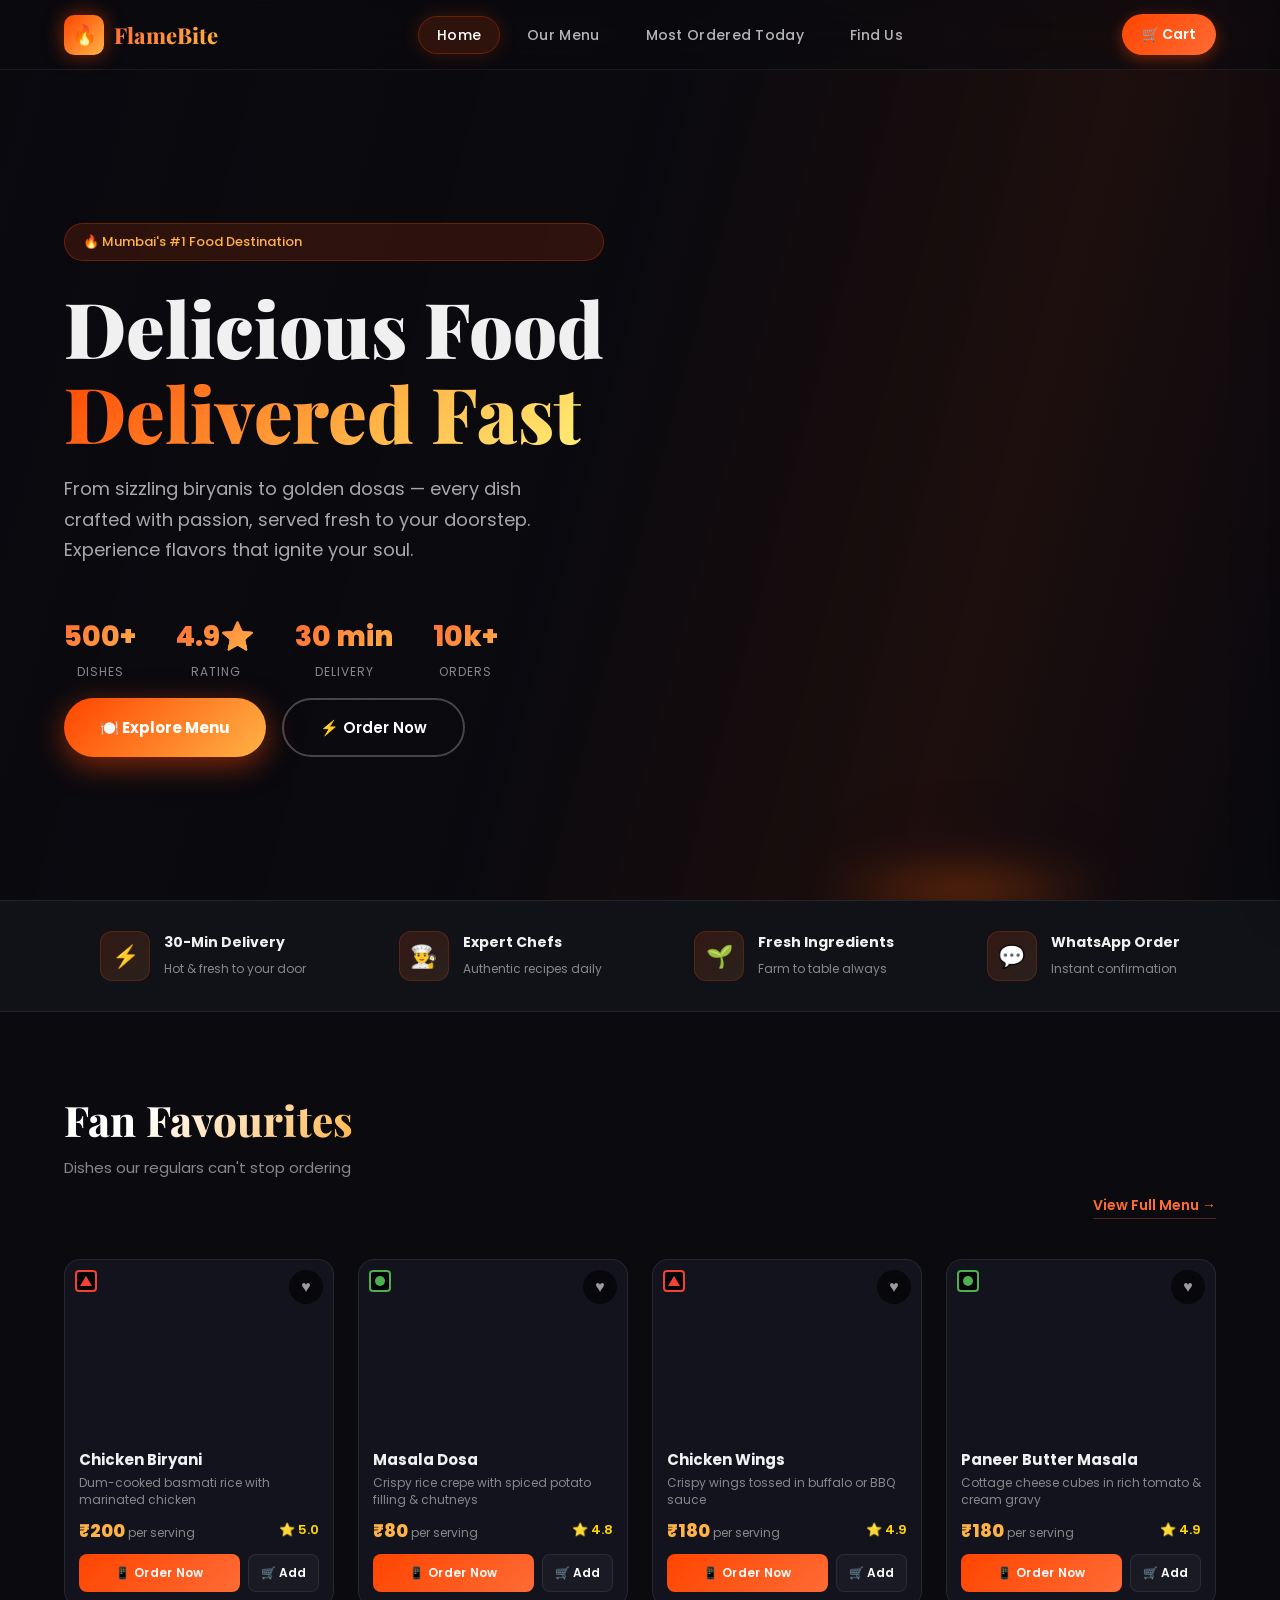
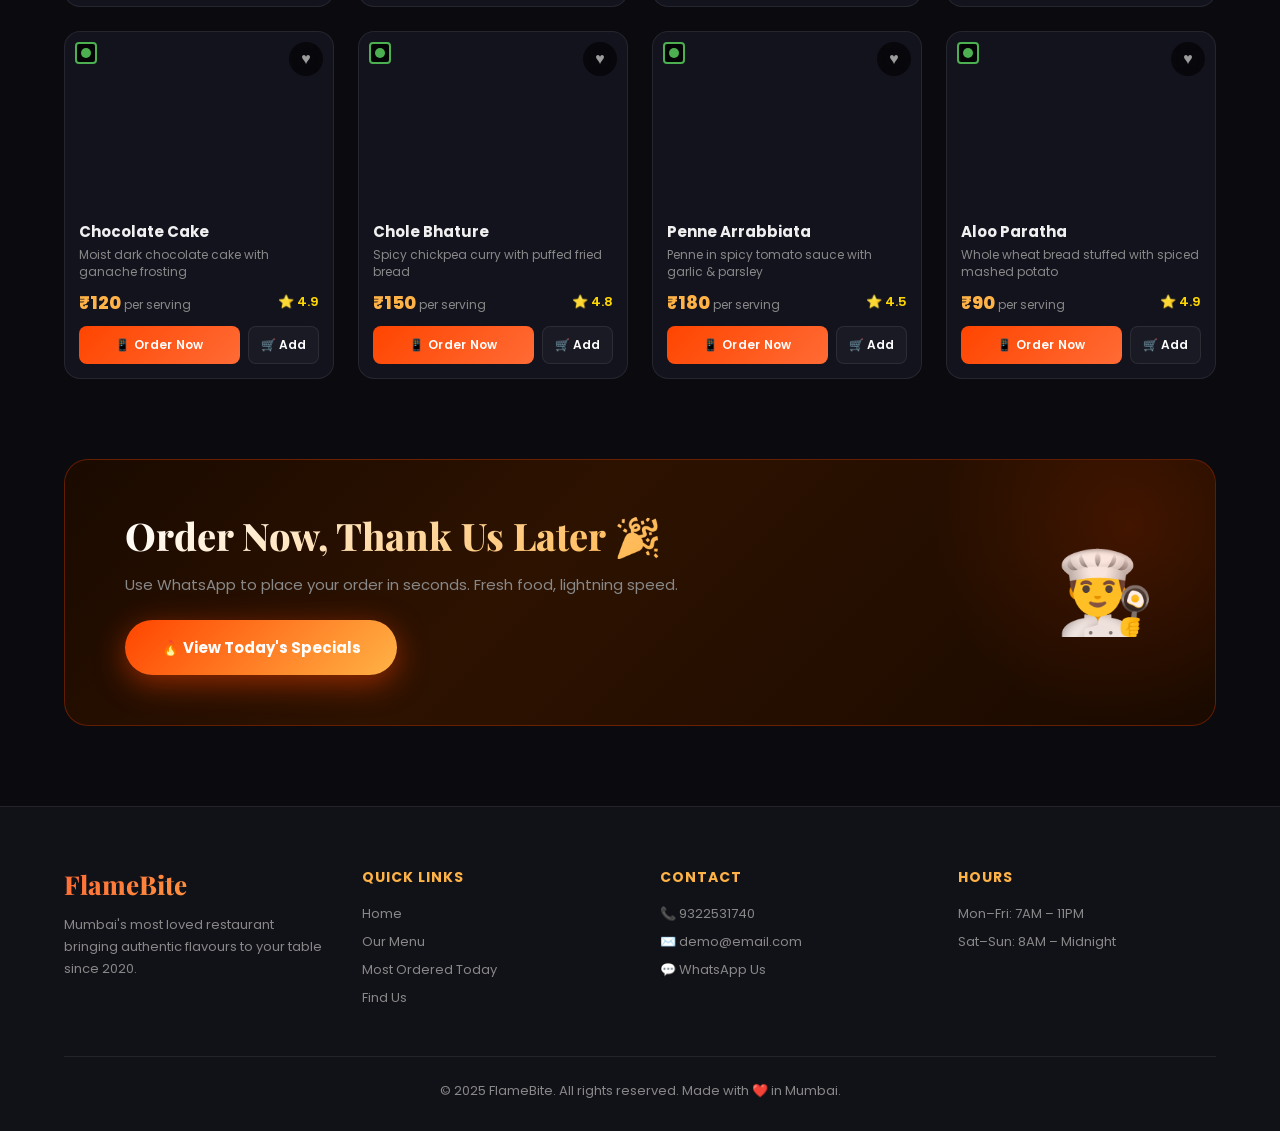
<file: index.html>
<!DOCTYPE html>
<html lang="en">
<head>
  <meta charset="UTF-8">
  <meta name="viewport" content="width=device-width, initial-scale=1.0">
  <title>FlameBite – Delicious Food Delivered Fast</title>
  <link rel="stylesheet" href="shared.css">
  <style>
    /* ── HERO ── */
    .hero {
      position: relative;
      min-height: 100vh;
      display: flex;
      align-items: center;
      overflow: hidden;
    }

    .hero-bg {
      position: absolute;
      inset: 0;
      background-image: url('https://images.unsplash.com/photo-1504674900247-0877df9cc836?auto=format&fit=crop&w=1600&q=80');
      background-size: cover;
      background-position: center;
      transform: scale(1.05);
      animation: heroZoom 20s ease-in-out infinite alternate;
    }

    @keyframes heroZoom {
      from { transform: scale(1.0); }
      to { transform: scale(1.1); }
    }

    .hero-overlay {
      position: absolute;
      inset: 0;
      background: linear-gradient(
        105deg,
        rgba(10,10,15,0.95) 0%,
        rgba(10,10,15,0.75) 45%,
        rgba(255,69,0,0.08) 75%,
        transparent 100%
      );
    }

    .hero-content {
      position: relative;
      z-index: 2;
      padding: 0 5%;
      padding-top: 80px;
      max-width: 700px;
      display: flex;
      flex-direction: column;
    }

    .hero-badge {
      display: inline-flex;
      align-items: center;
      gap: 8px;
      background: rgba(255,69,0,0.15);
      border: 1px solid rgba(255,69,0,0.3);
      padding: 8px 18px;
      border-radius: 30px;
      font-size: 13px;
      color: var(--gold);
      font-weight: 500;
      margin-bottom: 24px;
      animation: fadeInUp 0.6s ease 0.2s both;
    }

    .hero-title {
      font-family: 'Playfair Display', serif;
      font-size: clamp(38px, 6vw, 80px);
      font-weight: 900;
      line-height: 1.1;
      margin-bottom: 20px;
      animation: fadeInUp 0.6s ease 0.4s both;
    }

    .hero-title .fire-text {
      background: linear-gradient(135deg, var(--fire) 0%, var(--gold) 60%, #FFF176 100%);
      -webkit-background-clip: text;
      -webkit-text-fill-color: transparent;
      background-clip: text;
    }

    .hero-sub {
      font-size: clamp(15px, 2vw, 18px);
      color: rgba(255,255,255,0.65);
      line-height: 1.7;
      margin-bottom: 50px;
      max-width: 480px;
      animation: fadeInUp 0.6s ease 0.6s both;
    }

    .hero-buttons {
      display: flex;
      gap: 16px;
      flex-wrap: wrap;
      animation: fadeInUp 0.6s ease 0.8s both;
      margin-top: 0px;
      width: fit-content;
    }

    .hero-btn-primary {
      padding: 16px 36px;
      background: linear-gradient(135deg, var(--fire), var(--gold));
      border: none;
      border-radius: 50px;
      color: white;
      font-family: 'Poppins', sans-serif;
      font-size: 15px;
      font-weight: 700;
      cursor: pointer;
      text-decoration: none;
      display: inline-flex;
      align-items: center;
      gap: 8px;
      box-shadow: 0 8px 30px rgba(255,69,0,0.5);
      transition: all 0.3s ease;
      animation: pulse 2s infinite 1.5s;
    }

    @keyframes pulse {
      0%, 100% { box-shadow: 0 8px 30px rgba(255,69,0,0.5); }
      50% { box-shadow: 0 8px 50px rgba(255,69,0,0.8), 0 0 0 10px rgba(255,69,0,0.05); }
    }

    .hero-btn-primary:hover {
      transform: translateY(-3px) scale(1.04);
    }

    .hero-btn-secondary {
      padding: 16px 36px;
      background: transparent;
      border: 2px solid rgba(255,255,255,0.25);
      border-radius: 50px;
      color: white;
      font-family: 'Poppins', sans-serif;
      font-size: 15px;
      font-weight: 600;
      cursor: pointer;
      text-decoration: none;
      display: inline-flex;
      align-items: center;
      gap: 8px;
      backdrop-filter: blur(8px);
      transition: all 0.3s ease;
    }

    .hero-btn-secondary:hover {
      border-color: var(--ember);
      background: rgba(255,69,0,0.15);
      transform: translateY(-2px);
    }

    .hero-stats {
      display: flex;
      gap: 40px;
      animation: fadeInUp 0.6s ease 1s both;
      z-index: 2;
      flex-wrap: wrap;
      margin-bottom: 15px;
    }

    .stat {
      text-align: center;
    }

    .stat-num {
      font-size: 28px;
      font-weight: 800;
      background: linear-gradient(135deg, var(--ember), var(--gold));
      -webkit-background-clip: text;
      -webkit-text-fill-color: transparent;
      background-clip: text;
      display: block;
    }

    .stat-label {
      font-size: 12px;
      color: var(--muted);
      text-transform: uppercase;
      letter-spacing: 1px;
    }

    /* ── CHEF ANIMATION ── */
    .chef-wrap {
      position: absolute;
      right: 5%;
      bottom: 0;
      width: min(45%, 500px);
      z-index: 2;
      animation: chefFloat 3s ease-in-out infinite;
      filter: drop-shadow(0 20px 60px rgba(255,69,0,0.3));
    }

    @keyframes chefFloat {
      0%, 100% { transform: translateY(0px) rotate(-1deg); }
      50% { transform: translateY(-20px) rotate(1deg); }
    }

    .chef-glow {
      position: absolute;
      bottom: -20px;
      left: 50%;
      transform: translateX(-50%);
      width: 300px;
      height: 60px;
      background: radial-gradient(ellipse, rgba(255,100,0,0.4) 0%, transparent 70%);
      filter: blur(20px);
      animation: glowPulse 3s ease-in-out infinite;
    }

    @keyframes glowPulse {
      0%, 100% { opacity: 0.6; transform: translateX(-50%) scaleX(1); }
      50% { opacity: 1; transform: translateX(-50%) scaleX(1.2); }
    }

    #chef-canvas {
      width: 100%;
      height: auto;
    }

    @keyframes fadeInUp {
      from { opacity: 0; transform: translateY(30px); }
      to { opacity: 1; transform: translateY(0); }
    }

    /* ── FEATURES STRIP ── */
    .features-strip {
      background: var(--dark2);
      border-top: 1px solid var(--glass-border);
      border-bottom: 1px solid var(--glass-border);
      padding: 30px 5%;
    }

    .features-grid {
      display: flex;
      justify-content: space-around;
      gap: 20px;
      flex-wrap: wrap;
    }

    .feature-item {
      display: flex;
      align-items: center;
      gap: 14px;
    }

    .feature-icon {
      width: 50px; height: 50px;
      background: linear-gradient(135deg, rgba(255,69,0,0.15), rgba(255,179,71,0.1));
      border: 1px solid rgba(255,69,0,0.2);
      border-radius: 12px;
      display: flex;
      align-items: center;
      justify-content: center;
      font-size: 22px;
    }

    .feature-text strong {
      display: block;
      font-size: 14px;
      font-weight: 700;
      margin-bottom: 2px;
    }

    .feature-text span {
      font-size: 12px;
      color: var(--muted);
    }

    /* ── POPULAR SECTION ── */
    .popular-section {
      padding: 80px 5%;
    }

    .section-header {
      display: flex;
      align-items: flex-end;
      justify-content: space-between;
      margin-bottom: 40px;
    }

    .view-all-link {
      color: var(--ember);
      text-decoration: none;
      font-size: 14px;
      font-weight: 600;
      border-bottom: 1px solid rgba(255,107,53,0.3);
      padding-bottom: 2px;
      transition: all 0.2s;
    }

    .view-all-link:hover { color: var(--gold); border-color: var(--gold); }

    .popular-grid {
      display: grid;
      grid-template-columns: repeat(auto-fill, minmax(220px, 1fr));
      gap: 24px;
    }

    /* ── PROMO BANNER ── */
    .promo-banner {
      margin: 0 5% 80px;
      background: linear-gradient(135deg, #1a0a00 0%, #2d1200 40%, #1a0a00 100%);
      border: 1px solid rgba(255,69,0,0.3);
      border-radius: 24px;
      padding: 50px 60px;
      display: flex;
      align-items: center;
      justify-content: space-between;
      overflow: hidden;
      position: relative;
    }

    .promo-banner::before {
      content: '';
      position: absolute;
      top: -50%;
      right: -10%;
      width: 400px; height: 400px;
      background: radial-gradient(circle, rgba(255,69,0,0.15) 0%, transparent 70%);
      pointer-events: none;
    }

    .promo-text h2 {
      font-family: 'Playfair Display', serif;
      font-size: clamp(24px, 3vw, 38px);
      font-weight: 800;
      margin-bottom: 12px;
      background: linear-gradient(135deg, white, var(--gold));
      -webkit-background-clip: text;
      -webkit-text-fill-color: transparent;
      background-clip: text;
    }

    .promo-text p {
      color: var(--muted);
      font-size: 15px;
      margin-bottom: 24px;
    }

    .promo-emoji {
      font-size: 80px;
      animation: wiggle 2s ease-in-out infinite;
    }

    @keyframes wiggle {
      0%, 100% { transform: rotate(-5deg) scale(1); }
      50% { transform: rotate(5deg) scale(1.1); }
    }

    @media (max-width: 768px) {
      .hero-stats { gap: 20px; }
      .chef-wrap { width: 70%; right: 50%; transform: translateX(50%); bottom: auto; top: 80px; opacity: 0.3; }
      .promo-banner { padding: 36px 24px; flex-direction: column; gap: 24px; text-align: center; }
      .promo-emoji { font-size: 60px; }
    }
  </style>
</head>
<body>

<!-- NAVBAR -->
<nav class="navbar" id="navbar">
  <a href="index.html" class="nav-logo">
    <div class="nav-logo-icon">🔥</div>
    <span class="nav-logo-text">FlameBite</span>
  </a>
  <ul class="nav-links" id="nav-links">
    <li><a href="index.html" class="active">Home</a></li>
    <li><a href="menu.html">Our Menu</a></li>
    <li><a href="trending.html">Most Ordered Today</a></li>
    <li><a href="contact.html">Find Us</a></li>
  </ul>
  <div style="display:flex;align-items:center;gap:12px;">
    <button class="nav-cart-btn" onclick="openCart()">
      🛒 Cart <span class="cart-count" style="display:none">0</span>
    </button>
    <button class="hamburger" id="hamburger">
      <span></span><span></span><span></span>
    </button>
  </div>
</nav>

<!-- CART OVERLAY -->
<div class="cart-overlay" id="cart-overlay" onclick="closeCart()"></div>
<div class="cart-panel" id="cart-panel">
  <div class="cart-header">
    <h2>🛒 Your Cart</h2>
    <button class="cart-close" onclick="closeCart()">✕</button>
  </div>
  <div class="cart-items" id="cart-items">
    <div class="empty-cart"><div class="empty-icon">🛒</div><p>Your cart is empty</p></div>
  </div>
  <div class="cart-footer">
    <div class="cart-total">
      <span>Total Amount</span>
      <strong id="cart-total-amount">₹0</strong>
    </div>
    <button class="checkout-btn" onclick="whatsappOrder('my cart items')">💬 Order via WhatsApp</button>
  </div>
</div>

<!-- HERO -->
<section class="hero">
  <div class="hero-bg"></div>
  <div class="hero-overlay"></div>

  <div class="hero-content">
    <div class="hero-badge">🔥 Mumbai's #1 Food Destination</div>
    <h1 class="hero-title">
      Delicious Food<br>
      <span class="fire-text">Delivered Fast</span>
    </h1>
    <p class="hero-sub">
      From sizzling biryanis to golden dosas — every dish crafted with passion,
      served fresh to your doorstep. Experience flavors that ignite your soul.
    </p>
    <div class="hero-stats">
      <div class="stat">
        <span class="stat-num">500+</span>
        <span class="stat-label">Dishes</span>
      </div>
      <div class="stat">
        <span class="stat-num">4.9⭐</span>
        <span class="stat-label">Rating</span>
      </div>
      <div class="stat">
        <span class="stat-num">30 min</span>
        <span class="stat-label">Delivery</span>
      </div>
      <div class="stat">
        <span class="stat-num">10k+</span>
        <span class="stat-label">Orders</span>
      </div>
    </div>
    <div class="hero-buttons">
      <a href="menu.html" class="hero-btn-primary">🍽️ Explore Menu</a>
      <a href="trending.html" class="hero-btn-secondary">⚡ Order Now</a>
    </div>
  </div>

  <!-- 3D CHEF -->
  <div class="chef-wrap">
    <div class="chef-glow"></div>
    <canvas id="chef-canvas" width="500" height="600"></canvas>
  </div>
</section>

<!-- FEATURES STRIP -->
<div class="features-strip">
  <div class="features-grid">
    <div class="feature-item">
      <div class="feature-icon">⚡</div>
      <div class="feature-text">
        <strong>30-Min Delivery</strong>
        <span>Hot & fresh to your door</span>
      </div>
    </div>
    <div class="feature-item">
      <div class="feature-icon">👨‍🍳</div>
      <div class="feature-text">
        <strong>Expert Chefs</strong>
        <span>Authentic recipes daily</span>
      </div>
    </div>
    <div class="feature-item">
      <div class="feature-icon">🌱</div>
      <div class="feature-text">
        <strong>Fresh Ingredients</strong>
        <span>Farm to table always</span>
      </div>
    </div>
    <div class="feature-item">
      <div class="feature-icon">💬</div>
      <div class="feature-text">
        <strong>WhatsApp Order</strong>
        <span>Instant confirmation</span>
      </div>
    </div>
  </div>
</div>

<!-- POPULAR SECTION -->
<section class="popular-section">
  <div class="section-header">
    <div>
      <h2 class="section-title">Fan Favourites</h2>
      <p class="section-sub">Dishes our regulars can't stop ordering</p>
    </div>
    <a href="menu.html" class="view-all-link">View Full Menu →</a>
  </div>
  <div class="popular-grid" id="popular-grid"></div>
</section>

<!-- PROMO BANNER -->
<div class="promo-banner">
  <div class="promo-text">
    <h2>Order Now, Thank Us Later 🎉</h2>
    <p>Use WhatsApp to place your order in seconds. Fresh food, lightning speed.</p>
    <a href="trending.html" class="hero-btn-primary" style="display:inline-flex;width:fit-content;">🔥 View Today's Specials</a>
  </div>
  <div class="promo-emoji">👨‍🍳</div>
</div>

<!-- FOOTER -->
<footer class="footer">
  <div class="footer-grid">
    <div class="footer-brand">
      <span class="nav-logo-text">FlameBite</span>
      <p>Mumbai's most loved restaurant bringing authentic flavours to your table since 2020.</p>
    </div>
    <div class="footer-col">
      <h4>Quick Links</h4>
      <a href="index.html">Home</a>
      <a href="menu.html">Our Menu</a>
      <a href="trending.html">Most Ordered Today</a>
      <a href="contact.html">Find Us</a>
    </div>
    <div class="footer-col">
      <h4>Contact</h4>
      <a href="tel:9322531740">📞 9322531740</a>
      <a href="mailto:demo@email.com">✉️ demo@email.com</a>
      <a href="https://wa.me/919322531740" target="_blank">💬 WhatsApp Us</a>
    </div>
    <div class="footer-col">
      <h4>Hours</h4>
      <a href="#">Mon–Fri: 7AM – 11PM</a>
      <a href="#">Sat–Sun: 8AM – Midnight</a>
    </div>
  </div>
  <div class="footer-bottom">
    <p>© 2025 FlameBite. All rights reserved. Made with ❤️ in Mumbai.</p>
  </div>
</footer>

<script src="shared.js"></script>
<script>
// Render popular picks
const picks = [
  menuData.lunch[6], menuData.morning[0], menuData.afternoon[13],
  menuData.lunch[0], menuData.sweets[0], menuData.lunch[10],
  menuData.afternoon[2], menuData.morning[4]
];

document.getElementById('popular-grid').innerHTML = picks.map(d => createFoodCard(d)).join('');

// ══ CHEF 3D CANVAS ══
(function() {
  const canvas = document.getElementById('chef-canvas');
  const ctx = canvas.getContext('2d');
  let t = 0;

  function drawChef(t) {
    ctx.clearRect(0, 0, 500, 600);

    const bodyY = 20 * Math.sin(t * 0.04);
    const armSwing = 18 * Math.sin(t * 0.05);
    const headTilt = 5 * Math.sin(t * 0.03);

    // Shadow
    ctx.save();
    ctx.translate(250, 570 + bodyY * 0.3);
    ctx.scale(1, 0.25);
    const sg = ctx.createRadialGradient(0, 0, 10, 0, 0, 120);
    sg.addColorStop(0, 'rgba(255,80,0,0.3)');
    sg.addColorStop(1, 'rgba(0,0,0,0)');
    ctx.fillStyle = sg;
    ctx.beginPath();
    ctx.arc(0, 0, 120, 0, Math.PI * 2);
    ctx.fill();
    ctx.restore();

    ctx.save();
    ctx.translate(250, 100 + bodyY);

    // ── HAT ──
    ctx.save();
    ctx.rotate(headTilt * Math.PI / 180);
    // Hat brim
    ctx.fillStyle = '#fff';
    ctx.beginPath();
    ctx.ellipse(0, 30, 55, 12, 0, 0, Math.PI * 2);
    ctx.fill();
    // Hat body
    const hatGrad = ctx.createLinearGradient(-40, -60, 40, 30);
    hatGrad.addColorStop(0, '#ffffff');
    hatGrad.addColorStop(1, '#e8e8e8');
    ctx.fillStyle = hatGrad;
    ctx.beginPath();
    ctx.moveTo(-40, 30);
    ctx.bezierCurveTo(-42, -60, 42, -60, 40, 30);
    ctx.closePath();
    ctx.fill();
    ctx.strokeStyle = 'rgba(0,0,0,0.1)';
    ctx.lineWidth = 2;
    ctx.stroke();
    // Hat stripe
    ctx.fillStyle = 'rgba(255,69,0,0.5)';
    ctx.fillRect(-40, 10, 80, 8);
    ctx.restore();

    // ── HEAD ──
    ctx.save();
    ctx.rotate(headTilt * Math.PI / 180);
    const skinGrad = ctx.createRadialGradient(-10, 40, 5, 0, 55, 48);
    skinGrad.addColorStop(0, '#FDDBB4');
    skinGrad.addColorStop(1, '#F0B080');
    ctx.fillStyle = skinGrad;
    ctx.beginPath();
    ctx.ellipse(0, 60, 46, 50, 0, 0, Math.PI * 2);
    ctx.fill();
    ctx.strokeStyle = 'rgba(0,0,0,0.08)';
    ctx.lineWidth = 1.5;
    ctx.stroke();

    // Eyes
    ctx.fillStyle = '#1a1a1a';
    const blink = Math.sin(t * 0.03) > 0.97 ? 2 : 10;
    ctx.beginPath();
    ctx.ellipse(-16, 52, 7, blink, 0, 0, Math.PI * 2);
    ctx.fill();
    ctx.beginPath();
    ctx.ellipse(16, 52, 7, blink, 0, 0, Math.PI * 2);
    ctx.fill();
    // Eye shine
    ctx.fillStyle = 'rgba(255,255,255,0.9)';
    ctx.beginPath();
    ctx.arc(-13, 48, 3, 0, Math.PI * 2);
    ctx.arc(19, 48, 3, 0, Math.PI * 2);
    ctx.fill();

    // Smile
    ctx.strokeStyle = '#c0783a';
    ctx.lineWidth = 3;
    ctx.lineCap = 'round';
    ctx.beginPath();
    ctx.arc(0, 64, 22, 0.2, Math.PI - 0.2);
    ctx.stroke();

    // Cheeks
    ctx.fillStyle = 'rgba(255,150,100,0.3)';
    ctx.beginPath();
    ctx.ellipse(-28, 68, 14, 10, -0.2, 0, Math.PI * 2);
    ctx.ellipse(28, 68, 14, 10, 0.2, 0, Math.PI * 2);
    ctx.fill();
    ctx.restore();

    // ── NECK ──
    ctx.fillStyle = '#F0B080';
    ctx.fillRect(-14, 105, 28, 22);

    // ── BODY ──
    const bodyGrad = ctx.createLinearGradient(-70, 120, 70, 300);
    bodyGrad.addColorStop(0, '#ffffff');
    bodyGrad.addColorStop(1, '#d0d0d0');
    ctx.fillStyle = bodyGrad;
    ctx.beginPath();
    ctx.moveTo(-60, 125);
    ctx.bezierCurveTo(-65, 200, -55, 290, -50, 330);
    ctx.lineTo(50, 330);
    ctx.bezierCurveTo(55, 290, 65, 200, 60, 125);
    ctx.closePath();
    ctx.fill();
    ctx.strokeStyle = 'rgba(0,0,0,0.05)';
    ctx.lineWidth = 1;
    ctx.stroke();

    // Buttons
    for (let i = 0; i < 4; i++) {
      ctx.fillStyle = 'rgba(255,69,0,0.6)';
      ctx.beginPath();
      ctx.arc(0, 160 + i * 30, 5, 0, Math.PI * 2);
      ctx.fill();
    }

    // Collar
    ctx.fillStyle = '#eeeeee';
    ctx.beginPath();
    ctx.moveTo(-30, 122);
    ctx.lineTo(0, 160);
    ctx.lineTo(30, 122);
    ctx.closePath();
    ctx.fill();

    // ── LEFT ARM (holding ladle) ──
    ctx.save();
    ctx.translate(-60, 145);
    ctx.rotate((-30 + armSwing) * Math.PI / 180);
    ctx.fillStyle = '#f0f0f0';
    ctx.beginPath();
    ctx.ellipse(0, 70, 22, 75, 0, 0, Math.PI * 2);
    ctx.fill();
    // hand
    ctx.fillStyle = '#F0B080';
    ctx.beginPath();
    ctx.arc(0, 148, 22, 0, Math.PI * 2);
    ctx.fill();
    // ladle
    ctx.strokeStyle = '#888';
    ctx.lineWidth = 5;
    ctx.lineCap = 'round';
    ctx.beginPath();
    ctx.moveTo(0, 148);
    ctx.lineTo(-15, 220);
    ctx.stroke();
    ctx.fillStyle = '#aaa';
    ctx.beginPath();
    ctx.arc(-22, 230, 16, 0, Math.PI * 2);
    ctx.fill();
    // Steam
    for (let s = 0; s < 3; s++) {
      ctx.strokeStyle = `rgba(255,150,100,${0.4 - s * 0.1})`;
      ctx.lineWidth = 2;
      ctx.beginPath();
      const sx = -22 + (s - 1) * 10;
      const sy = 214 + 5 * Math.sin(t * 0.1 + s);
      ctx.moveTo(sx, sy);
      ctx.bezierCurveTo(sx - 10, sy - 20, sx + 10, sy - 40, sx, sy - 60);
      ctx.stroke();
    }
    ctx.restore();

    // ── RIGHT ARM (waving) ──
    ctx.save();
    ctx.translate(60, 145);
    ctx.rotate((25 - armSwing * 1.4) * Math.PI / 180);
    ctx.fillStyle = '#f0f0f0';
    ctx.beginPath();
    ctx.ellipse(0, 70, 22, 75, 0, 0, Math.PI * 2);
    ctx.fill();
    ctx.fillStyle = '#F0B080';
    ctx.beginPath();
    ctx.arc(0, 148, 22, 0, Math.PI * 2);
    ctx.fill();
    // Fingers
    for (let f = 0; f < 4; f++) {
      const angle = (-30 + f * 20) * Math.PI / 180 + armSwing * 0.05;
      ctx.fillStyle = '#F0B080';
      ctx.beginPath();
      ctx.ellipse(Math.sin(angle) * 20, 148 + Math.cos(angle) * 20, 7, 15, angle, 0, Math.PI * 2);
      ctx.fill();
    }
    ctx.restore();

    // ── APRON ──
    ctx.fillStyle = 'rgba(255,69,0,0.2)';
    ctx.beginPath();
    ctx.moveTo(-40, 190);
    ctx.lineTo(-45, 330);
    ctx.lineTo(45, 330);
    ctx.lineTo(40, 190);
    ctx.closePath();
    ctx.fill();

    // Apron strings
    ctx.strokeStyle = 'rgba(255,69,0,0.4)';
    ctx.lineWidth = 3;
    ctx.beginPath();
    ctx.moveTo(-40, 190);
    ctx.bezierCurveTo(-60, 175, -30, 160, 0, 165);
    ctx.bezierCurveTo(30, 160, 60, 175, 40, 190);
    ctx.stroke();
  }
})();
</script>
</body>
</html>
</file>
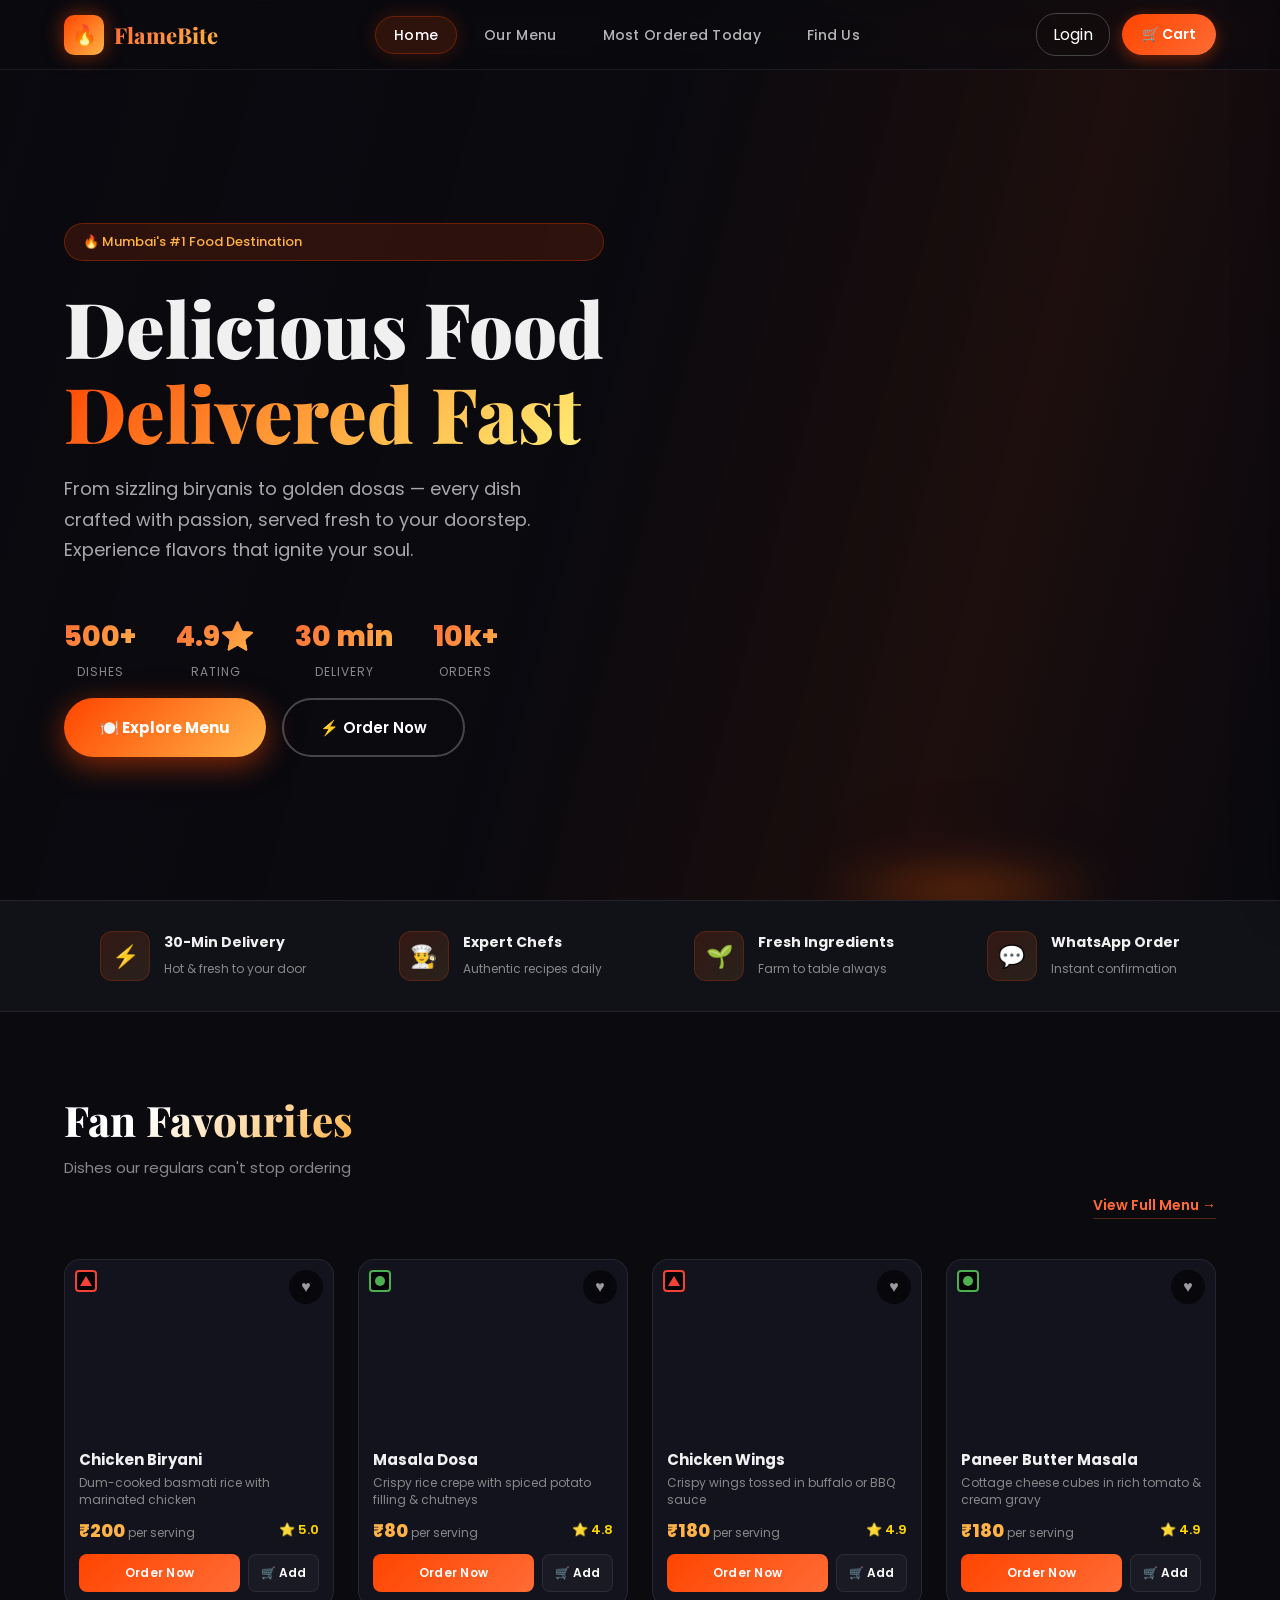
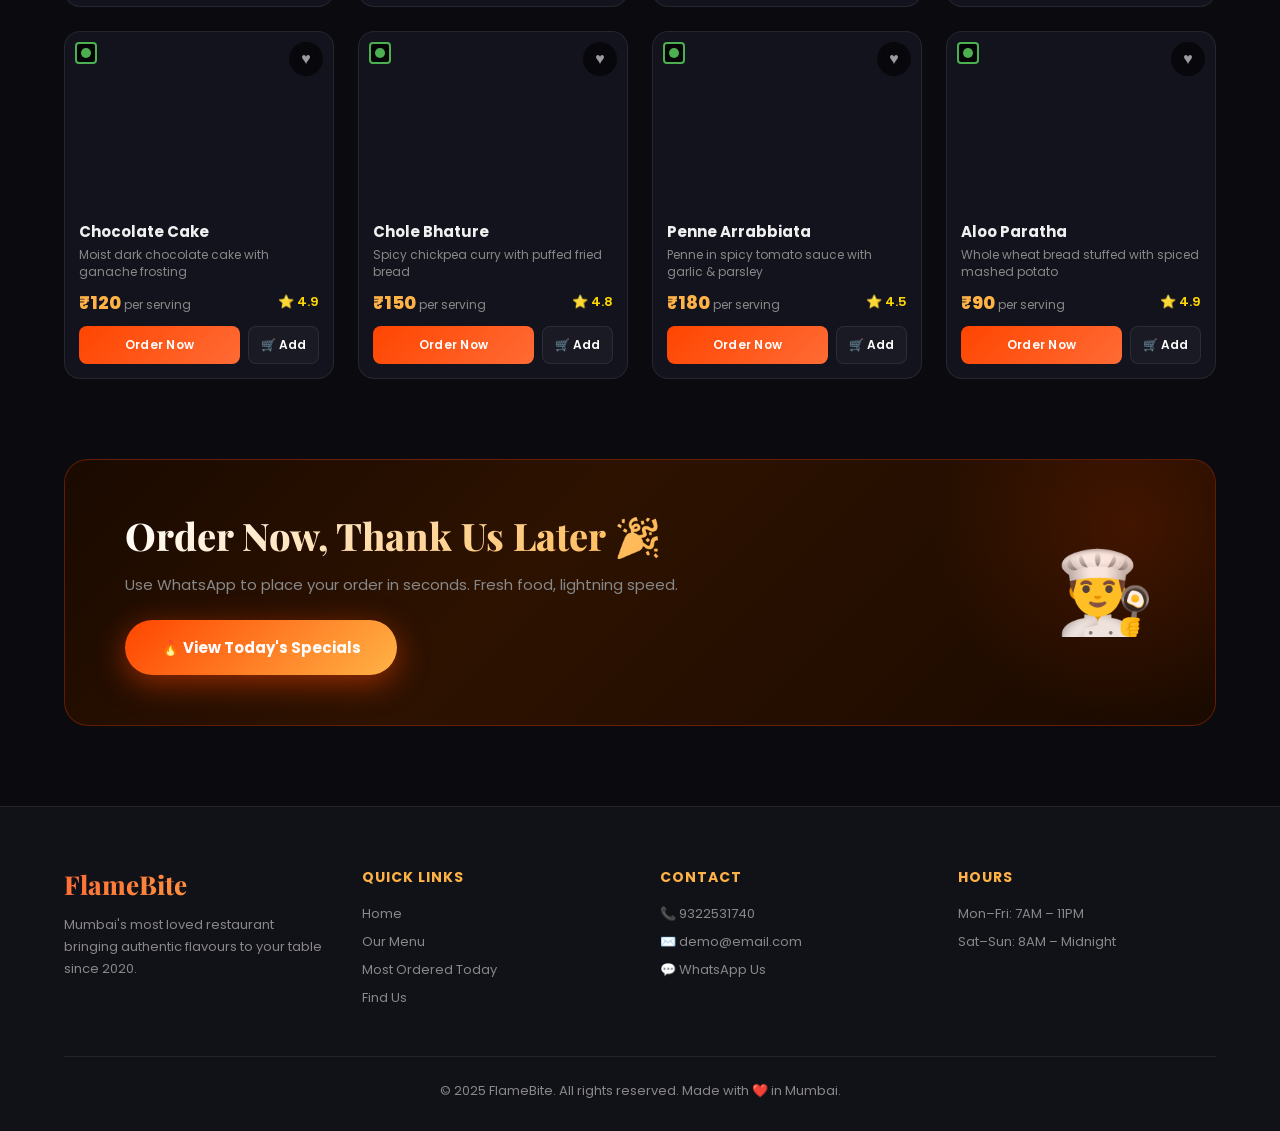
<file: frontend/index.html>
<!DOCTYPE html>
<html lang="en">
<head>
  <meta charset="UTF-8">
  <meta name="viewport" content="width=device-width, initial-scale=1.0">
  <title>FlameBite – Delicious Food Delivered Fast</title>
  <link rel="stylesheet" href="shared.css">
  <style>
    /* ── HERO ── */
    .hero {
      position: relative;
      min-height: 100vh;
      display: flex;
      align-items: center;
      overflow: hidden;
    }

    .hero-bg {
      position: absolute;
      inset: 0;
      background-image: url('https://images.unsplash.com/photo-1504674900247-0877df9cc836?auto=format&fit=crop&w=1600&q=80');
      background-size: cover;
      background-position: center;
      transform: scale(1.05);
      animation: heroZoom 20s ease-in-out infinite alternate;
    }

    @keyframes heroZoom {
      from { transform: scale(1.0); }
      to { transform: scale(1.1); }
    }

    .hero-overlay {
      position: absolute;
      inset: 0;
      background: linear-gradient(
        105deg,
        rgba(10,10,15,0.95) 0%,
        rgba(10,10,15,0.75) 45%,
        rgba(255,69,0,0.08) 75%,
        transparent 100%
      );
    }

    .hero-content {
      position: relative;
      z-index: 2;
      padding: 0 5%;
      padding-top: 80px;
      max-width: 700px;
      display: flex;
      flex-direction: column;
    }

    .hero-badge {
      display: inline-flex;
      align-items: center;
      gap: 8px;
      background: rgba(255,69,0,0.15);
      border: 1px solid rgba(255,69,0,0.3);
      padding: 8px 18px;
      border-radius: 30px;
      font-size: 13px;
      color: var(--gold);
      font-weight: 500;
      margin-bottom: 24px;
      animation: fadeInUp 0.6s ease 0.2s both;
    }

    .hero-title {
      font-family: 'Playfair Display', serif;
      font-size: clamp(38px, 6vw, 80px);
      font-weight: 900;
      line-height: 1.1;
      margin-bottom: 20px;
      animation: fadeInUp 0.6s ease 0.4s both;
    }

    .hero-title .fire-text {
      background: linear-gradient(135deg, var(--fire) 0%, var(--gold) 60%, #FFF176 100%);
      -webkit-background-clip: text;
      -webkit-text-fill-color: transparent;
      background-clip: text;
    }

    .hero-sub {
      font-size: clamp(15px, 2vw, 18px);
      color: rgba(255,255,255,0.65);
      line-height: 1.7;
      margin-bottom: 50px;
      max-width: 480px;
      animation: fadeInUp 0.6s ease 0.6s both;
    }

    .hero-buttons {
      display: flex;
      gap: 16px;
      flex-wrap: wrap;
      animation: fadeInUp 0.6s ease 0.8s both;
      margin-top: 0px;
      width: fit-content;
    }

    .hero-btn-primary {
      padding: 16px 36px;
      background: linear-gradient(135deg, var(--fire), var(--gold));
      border: none;
      border-radius: 50px;
      color: white;
      font-family: 'Poppins', sans-serif;
      font-size: 15px;
      font-weight: 700;
      cursor: pointer;
      text-decoration: none;
      display: inline-flex;
      align-items: center;
      gap: 8px;
      box-shadow: 0 8px 30px rgba(255,69,0,0.5);
      transition: all 0.3s ease;
      animation: pulse 2s infinite 1.5s;
    }

    @keyframes pulse {
      0%, 100% { box-shadow: 0 8px 30px rgba(255,69,0,0.5); }
      50% { box-shadow: 0 8px 50px rgba(255,69,0,0.8), 0 0 0 10px rgba(255,69,0,0.05); }
    }

    .hero-btn-primary:hover {
      transform: translateY(-3px) scale(1.04);
    }

    .hero-btn-secondary {
      padding: 16px 36px;
      background: transparent;
      border: 2px solid rgba(255,255,255,0.25);
      border-radius: 50px;
      color: white;
      font-family: 'Poppins', sans-serif;
      font-size: 15px;
      font-weight: 600;
      cursor: pointer;
      text-decoration: none;
      display: inline-flex;
      align-items: center;
      gap: 8px;
      backdrop-filter: blur(8px);
      transition: all 0.3s ease;
    }

    .hero-btn-secondary:hover {
      border-color: var(--ember);
      background: rgba(255,69,0,0.15);
      transform: translateY(-2px);
    }

    .hero-stats {
      display: flex;
      gap: 40px;
      animation: fadeInUp 0.6s ease 1s both;
      z-index: 2;
      flex-wrap: wrap;
      margin-bottom: 15px;
    }

    .stat {
      text-align: center;
    }

    .stat-num {
      font-size: 28px;
      font-weight: 800;
      background: linear-gradient(135deg, var(--ember), var(--gold));
      -webkit-background-clip: text;
      -webkit-text-fill-color: transparent;
      background-clip: text;
      display: block;
    }

    .stat-label {
      font-size: 12px;
      color: var(--muted);
      text-transform: uppercase;
      letter-spacing: 1px;
    }

    /* ── CHEF ANIMATION ── */
    .chef-wrap {
      position: absolute;
      right: 5%;
      bottom: 0;
      width: min(45%, 500px);
      z-index: 2;
      animation: chefFloat 3s ease-in-out infinite;
      filter: drop-shadow(0 20px 60px rgba(255,69,0,0.3));
    }

    @keyframes chefFloat {
      0%, 100% { transform: translateY(0px) rotate(-1deg); }
      50% { transform: translateY(-20px) rotate(1deg); }
    }

    .chef-glow {
      position: absolute;
      bottom: -20px;
      left: 50%;
      transform: translateX(-50%);
      width: 300px;
      height: 60px;
      background: radial-gradient(ellipse, rgba(255,100,0,0.4) 0%, transparent 70%);
      filter: blur(20px);
      animation: glowPulse 3s ease-in-out infinite;
    }

    @keyframes glowPulse {
      0%, 100% { opacity: 0.6; transform: translateX(-50%) scaleX(1); }
      50% { opacity: 1; transform: translateX(-50%) scaleX(1.2); }
    }

    #chef-canvas {
      width: 100%;
      height: auto;
    }

    @keyframes fadeInUp {
      from { opacity: 0; transform: translateY(30px); }
      to { opacity: 1; transform: translateY(0); }
    }

    /* ── FEATURES STRIP ── */
    .features-strip {
      background: var(--dark2);
      border-top: 1px solid var(--glass-border);
      border-bottom: 1px solid var(--glass-border);
      padding: 30px 5%;
    }

    .features-grid {
      display: flex;
      justify-content: space-around;
      gap: 20px;
      flex-wrap: wrap;
    }

    .feature-item {
      display: flex;
      align-items: center;
      gap: 14px;
    }

    .feature-icon {
      width: 50px; height: 50px;
      background: linear-gradient(135deg, rgba(255,69,0,0.15), rgba(255,179,71,0.1));
      border: 1px solid rgba(255,69,0,0.2);
      border-radius: 12px;
      display: flex;
      align-items: center;
      justify-content: center;
      font-size: 22px;
    }

    .feature-text strong {
      display: block;
      font-size: 14px;
      font-weight: 700;
      margin-bottom: 2px;
    }

    .feature-text span {
      font-size: 12px;
      color: var(--muted);
    }

    /* ── POPULAR SECTION ── */
    .popular-section {
      padding: 80px 5%;
    }

    .section-header {
      display: flex;
      align-items: flex-end;
      justify-content: space-between;
      margin-bottom: 40px;
    }

    .view-all-link {
      color: var(--ember);
      text-decoration: none;
      font-size: 14px;
      font-weight: 600;
      border-bottom: 1px solid rgba(255,107,53,0.3);
      padding-bottom: 2px;
      transition: all 0.2s;
    }

    .view-all-link:hover { color: var(--gold); border-color: var(--gold); }

    .popular-grid {
      display: grid;
      grid-template-columns: repeat(auto-fill, minmax(220px, 1fr));
      gap: 24px;
    }

    /* ── PROMO BANNER ── */
    .promo-banner {
      margin: 0 5% 80px;
      background: linear-gradient(135deg, #1a0a00 0%, #2d1200 40%, #1a0a00 100%);
      border: 1px solid rgba(255,69,0,0.3);
      border-radius: 24px;
      padding: 50px 60px;
      display: flex;
      align-items: center;
      justify-content: space-between;
      overflow: hidden;
      position: relative;
    }

    .promo-banner::before {
      content: '';
      position: absolute;
      top: -50%;
      right: -10%;
      width: 400px; height: 400px;
      background: radial-gradient(circle, rgba(255,69,0,0.15) 0%, transparent 70%);
      pointer-events: none;
    }

    .promo-text h2 {
      font-family: 'Playfair Display', serif;
      font-size: clamp(24px, 3vw, 38px);
      font-weight: 800;
      margin-bottom: 12px;
      background: linear-gradient(135deg, white, var(--gold));
      -webkit-background-clip: text;
      -webkit-text-fill-color: transparent;
      background-clip: text;
    }

    .promo-text p {
      color: var(--muted);
      font-size: 15px;
      margin-bottom: 24px;
    }

    .promo-emoji {
      font-size: 80px;
      animation: wiggle 2s ease-in-out infinite;
    }

    @keyframes wiggle {
      0%, 100% { transform: rotate(-5deg) scale(1); }
      50% { transform: rotate(5deg) scale(1.1); }
    }

    @media (max-width: 768px) {
      .hero-stats { gap: 20px; }
      .chef-wrap { width: 70%; right: 50%; transform: translateX(50%); bottom: auto; top: 80px; opacity: 0.3; }
      .promo-banner { padding: 36px 24px; flex-direction: column; gap: 24px; text-align: center; }
      .promo-emoji { font-size: 60px; }
    }
  </style>
</head>
<body>

<!-- NAVBAR -->
<nav class="navbar" id="navbar">
  <a href="index.html" class="nav-logo">
    <div class="nav-logo-icon">🔥</div>
    <span class="nav-logo-text">FlameBite</span>
  </a>
  <ul class="nav-links" id="nav-links">
    <li><a href="index.html" class="active">Home</a></li>
    <li><a href="menu.html">Our Menu</a></li>
    <li><a href="trending.html">Most Ordered Today</a></li>
    <li><a href="contact.html">Find Us</a></li>
  </ul>
  <div style="display:flex;align-items:center;gap:12px;position:relative;">

  <!-- LOGIN BUTTON -->
  <a href="auth.html" id="loginBtn"
     style="color:white;text-decoration:none;padding:8px 16px;border:1px solid #444;border-radius:20px;">
    Login
  </a>

  <!-- USER ICON -->
  <div id="userMenu" style="display:none;position:relative;">
    <div onclick="toggleUserMenu()" style="cursor:pointer;font-size:20px;">👤</div>

    <!-- DROPDOWN -->
    <div id="userDropdown" class="profile-dropdown">

  <button class="profile-item" onclick="goToOrders()">
    <span class="icon">📦</span>
    <span>My Orders</span>
  </button>

  <button class="profile-item" onclick="goToWishlist()">
    <span class="icon">❤️</span>
    <span>Wishlist</span>
  </button>

  <button class="profile-item" onclick="goToHelp()">
    <span class="icon">❓</span>
    <span>Help</span>
  </button>

  <div class="divider"></div>

  <button class="profile-item logout" onclick="logoutUser()">
    <span class="icon">🚪</span>
    <span>Logout</span>
  </button>

</div>
  </div>

  <!-- CART -->
  <button class="nav-cart-btn" onclick="openCart()">
    🛒 Cart <span class="cart-count" style="display:none">0</span>
  </button>

  <button class="hamburger" id="hamburger">
    <span></span><span></span><span></span>
  </button>

</div>
</nav>

<!-- CART OVERLAY -->
<div class="cart-overlay" id="cart-overlay" onclick="closeCart()"></div>
<div class="cart-panel" id="cart-panel">
  <div class="cart-header">
    <h2>🛒 Your Cart</h2>
    <button class="cart-close" onclick="closeCart()">✕</button>
  </div>
  <div class="cart-items" id="cart-items">
    <div class="empty-cart"><div class="empty-icon">🛒</div><p>Your cart is empty</p></div>
  </div>
  <div class="cart-footer">
    <div class="cart-total">
      <span>Total Amount</span>
      <strong id="cart-total-amount">₹0</strong>
    </div>
    <button class="checkout-btn" onclick="whatsappOrder('my cart items')">💬 Order via WhatsApp</button>
  </div>
</div>

<!-- HERO -->
<section class="hero">
  <div class="hero-bg"></div>
  <div class="hero-overlay"></div>

  <div class="hero-content">
    <div class="hero-badge">🔥 Mumbai's #1 Food Destination</div>
    <h1 class="hero-title">
      Delicious Food<br>
      <span class="fire-text">Delivered Fast</span>
    </h1>
    <p class="hero-sub">
      From sizzling biryanis to golden dosas — every dish crafted with passion,
      served fresh to your doorstep. Experience flavors that ignite your soul.
    </p>
    <div class="hero-stats">
      <div class="stat">
        <span class="stat-num">500+</span>
        <span class="stat-label">Dishes</span>
      </div>
      <div class="stat">
        <span class="stat-num">4.9⭐</span>
        <span class="stat-label">Rating</span>
      </div>
      <div class="stat">
        <span class="stat-num">30 min</span>
        <span class="stat-label">Delivery</span>
      </div>
      <div class="stat">
        <span class="stat-num">10k+</span>
        <span class="stat-label">Orders</span>
      </div>
    </div>
    <div class="hero-buttons">
      <a href="menu.html" class="hero-btn-primary">🍽️ Explore Menu</a>
      <a href="trending.html" class="hero-btn-secondary">⚡ Order Now</a>
    </div>
  </div>

  <!-- 3D CHEF -->
  <div class="chef-wrap">
    <div class="chef-glow"></div>
    <canvas id="chef-canvas" width="500" height="600"></canvas>
  </div>
</section>

<!-- FEATURES STRIP -->
<div class="features-strip">
  <div class="features-grid">
    <div class="feature-item">
      <div class="feature-icon">⚡</div>
      <div class="feature-text">
        <strong>30-Min Delivery</strong>
        <span>Hot & fresh to your door</span>
      </div>
    </div>
    <div class="feature-item">
      <div class="feature-icon">👨‍🍳</div>
      <div class="feature-text">
        <strong>Expert Chefs</strong>
        <span>Authentic recipes daily</span>
      </div>
    </div>
    <div class="feature-item">
      <div class="feature-icon">🌱</div>
      <div class="feature-text">
        <strong>Fresh Ingredients</strong>
        <span>Farm to table always</span>
      </div>
    </div>
    <div class="feature-item">
      <div class="feature-icon">💬</div>
      <div class="feature-text">
        <strong>WhatsApp Order</strong>
        <span>Instant confirmation</span>
      </div>
    </div>
  </div>
</div>

<!-- POPULAR SECTION -->
<section class="popular-section">
  <div class="section-header">
    <div>
      <h2 class="section-title">Fan Favourites</h2>
      <p class="section-sub">Dishes our regulars can't stop ordering</p>
    </div>
    <a href="menu.html" class="view-all-link">View Full Menu →</a>
  </div>
  <div class="popular-grid" id="popular-grid"></div>
</section>

<!-- PROMO BANNER -->
<div class="promo-banner">
  <div class="promo-text">
    <h2>Order Now, Thank Us Later 🎉</h2>
    <p>Use WhatsApp to place your order in seconds. Fresh food, lightning speed.</p>
    <a href="trending.html" class="hero-btn-primary" style="display:inline-flex;width:fit-content;">🔥 View Today's Specials</a>
  </div>
  <div class="promo-emoji">👨‍🍳</div>
</div>

<!-- FOOTER -->
<footer class="footer">
  <div class="footer-grid">
    <div class="footer-brand">
      <span class="nav-logo-text">FlameBite</span>
      <p>Mumbai's most loved restaurant bringing authentic flavours to your table since 2020.</p>
    </div>
    <div class="footer-col">
      <h4>Quick Links</h4>
      <a href="index.html">Home</a>
      <a href="menu.html">Our Menu</a>
      <a href="trending.html">Most Ordered Today</a>
      <a href="contact.html">Find Us</a>
    </div>
    <div class="footer-col">
      <h4>Contact</h4>
      <a href="tel:9322531740">📞 9322531740</a>
      <a href="mailto:demo@email.com">✉️ demo@email.com</a>
      <a href="https://wa.me/919322531740" target="_blank">💬 WhatsApp Us</a>
    </div>
    <div class="footer-col">
      <h4>Hours</h4>
      <a href="#">Mon–Fri: 7AM – 11PM</a>
      <a href="#">Sat–Sun: 8AM – Midnight</a>
    </div>
  </div>
  <div class="footer-bottom">
    <p>© 2025 FlameBite. All rights reserved. Made with ❤️ in Mumbai.</p>
  </div>
</footer>

<script src="shared.js"></script>
<script>
// Render popular picks
const picks = [
  menuData.lunch[6], menuData.morning[0], menuData.afternoon[13],
  menuData.lunch[0], menuData.sweets[0], menuData.lunch[10],
  menuData.afternoon[2], menuData.morning[4]
];

document.getElementById('popular-grid').innerHTML = picks.map(d => createFoodCard(d)).join('');

// ══ CHEF 3D CANVAS ══
(function() {
  const canvas = document.getElementById('chef-canvas');
  const ctx = canvas.getContext('2d');
  let t = 0;

  function drawChef(t) {
    ctx.clearRect(0, 0, 500, 600);

    const bodyY = 20 * Math.sin(t * 0.04);
    const armSwing = 18 * Math.sin(t * 0.05);
    const headTilt = 5 * Math.sin(t * 0.03);

    // Shadow
    ctx.save();
    ctx.translate(250, 570 + bodyY * 0.3);
    ctx.scale(1, 0.25);
    const sg = ctx.createRadialGradient(0, 0, 10, 0, 0, 120);
    sg.addColorStop(0, 'rgba(255,80,0,0.3)');
    sg.addColorStop(1, 'rgba(0,0,0,0)');
    ctx.fillStyle = sg;
    ctx.beginPath();
    ctx.arc(0, 0, 120, 0, Math.PI * 2);
    ctx.fill();
    ctx.restore();

    ctx.save();
    ctx.translate(250, 100 + bodyY);

    // ── HAT ──
    ctx.save();
    ctx.rotate(headTilt * Math.PI / 180);
    // Hat brim
    ctx.fillStyle = '#fff';
    ctx.beginPath();
    ctx.ellipse(0, 30, 55, 12, 0, 0, Math.PI * 2);
    ctx.fill();
    // Hat body
    const hatGrad = ctx.createLinearGradient(-40, -60, 40, 30);
    hatGrad.addColorStop(0, '#ffffff');
    hatGrad.addColorStop(1, '#e8e8e8');
    ctx.fillStyle = hatGrad;
    ctx.beginPath();
    ctx.moveTo(-40, 30);
    ctx.bezierCurveTo(-42, -60, 42, -60, 40, 30);
    ctx.closePath();
    ctx.fill();
    ctx.strokeStyle = 'rgba(0,0,0,0.1)';
    ctx.lineWidth = 2;
    ctx.stroke();
    // Hat stripe
    ctx.fillStyle = 'rgba(255,69,0,0.5)';
    ctx.fillRect(-40, 10, 80, 8);
    ctx.restore();

    // ── HEAD ──
    ctx.save();
    ctx.rotate(headTilt * Math.PI / 180);
    const skinGrad = ctx.createRadialGradient(-10, 40, 5, 0, 55, 48);
    skinGrad.addColorStop(0, '#FDDBB4');
    skinGrad.addColorStop(1, '#F0B080');
    ctx.fillStyle = skinGrad;
    ctx.beginPath();
    ctx.ellipse(0, 60, 46, 50, 0, 0, Math.PI * 2);
    ctx.fill();
    ctx.strokeStyle = 'rgba(0,0,0,0.08)';
    ctx.lineWidth = 1.5;
    ctx.stroke();

    // Eyes
    ctx.fillStyle = '#1a1a1a';
    const blink = Math.sin(t * 0.03) > 0.97 ? 2 : 10;
    ctx.beginPath();
    ctx.ellipse(-16, 52, 7, blink, 0, 0, Math.PI * 2);
    ctx.fill();
    ctx.beginPath();
    ctx.ellipse(16, 52, 7, blink, 0, 0, Math.PI * 2);
    ctx.fill();
    // Eye shine
    ctx.fillStyle = 'rgba(255,255,255,0.9)';
    ctx.beginPath();
    ctx.arc(-13, 48, 3, 0, Math.PI * 2);
    ctx.arc(19, 48, 3, 0, Math.PI * 2);
    ctx.fill();

    // Smile
    ctx.strokeStyle = '#c0783a';
    ctx.lineWidth = 3;
    ctx.lineCap = 'round';
    ctx.beginPath();
    ctx.arc(0, 64, 22, 0.2, Math.PI - 0.2);
    ctx.stroke();

    // Cheeks
    ctx.fillStyle = 'rgba(255,150,100,0.3)';
    ctx.beginPath();
    ctx.ellipse(-28, 68, 14, 10, -0.2, 0, Math.PI * 2);
    ctx.ellipse(28, 68, 14, 10, 0.2, 0, Math.PI * 2);
    ctx.fill();
    ctx.restore();

    // ── NECK ──
    ctx.fillStyle = '#F0B080';
    ctx.fillRect(-14, 105, 28, 22);

    // ── BODY ──
    const bodyGrad = ctx.createLinearGradient(-70, 120, 70, 300);
    bodyGrad.addColorStop(0, '#ffffff');
    bodyGrad.addColorStop(1, '#d0d0d0');
    ctx.fillStyle = bodyGrad;
    ctx.beginPath();
    ctx.moveTo(-60, 125);
    ctx.bezierCurveTo(-65, 200, -55, 290, -50, 330);
    ctx.lineTo(50, 330);
    ctx.bezierCurveTo(55, 290, 65, 200, 60, 125);
    ctx.closePath();
    ctx.fill();
    ctx.strokeStyle = 'rgba(0,0,0,0.05)';
    ctx.lineWidth = 1;
    ctx.stroke();

    // Buttons
    for (let i = 0; i < 4; i++) {
      ctx.fillStyle = 'rgba(255,69,0,0.6)';
      ctx.beginPath();
      ctx.arc(0, 160 + i * 30, 5, 0, Math.PI * 2);
      ctx.fill();
    }

    // Collar
    ctx.fillStyle = '#eeeeee';
    ctx.beginPath();
    ctx.moveTo(-30, 122);
    ctx.lineTo(0, 160);
    ctx.lineTo(30, 122);
    ctx.closePath();
    ctx.fill();

    // ── LEFT ARM (holding ladle) ──
    ctx.save();
    ctx.translate(-60, 145);
    ctx.rotate((-30 + armSwing) * Math.PI / 180);
    ctx.fillStyle = '#f0f0f0';
    ctx.beginPath();
    ctx.ellipse(0, 70, 22, 75, 0, 0, Math.PI * 2);
    ctx.fill();
    // hand
    ctx.fillStyle = '#F0B080';
    ctx.beginPath();
    ctx.arc(0, 148, 22, 0, Math.PI * 2);
    ctx.fill();
    // ladle
    ctx.strokeStyle = '#888';
    ctx.lineWidth = 5;
    ctx.lineCap = 'round';
    ctx.beginPath();
    ctx.moveTo(0, 148);
    ctx.lineTo(-15, 220);
    ctx.stroke();
    ctx.fillStyle = '#aaa';
    ctx.beginPath();
    ctx.arc(-22, 230, 16, 0, Math.PI * 2);
    ctx.fill();
    // Steam
    for (let s = 0; s < 3; s++) {
      ctx.strokeStyle = `rgba(255,150,100,${0.4 - s * 0.1})`;
      ctx.lineWidth = 2;
      ctx.beginPath();
      const sx = -22 + (s - 1) * 10;
      const sy = 214 + 5 * Math.sin(t * 0.1 + s);
      ctx.moveTo(sx, sy);
      ctx.bezierCurveTo(sx - 10, sy - 20, sx + 10, sy - 40, sx, sy - 60);
      ctx.stroke();
    }
    ctx.restore();

    // ── RIGHT ARM (waving) ──
    ctx.save();
    ctx.translate(60, 145);
    ctx.rotate((25 - armSwing * 1.4) * Math.PI / 180);
    ctx.fillStyle = '#f0f0f0';
    ctx.beginPath();
    ctx.ellipse(0, 70, 22, 75, 0, 0, Math.PI * 2);
    ctx.fill();
    ctx.fillStyle = '#F0B080';
    ctx.beginPath();
    ctx.arc(0, 148, 22, 0, Math.PI * 2);
    ctx.fill();
    // Fingers
    for (let f = 0; f < 4; f++) {
      const angle = (-30 + f * 20) * Math.PI / 180 + armSwing * 0.05;
      ctx.fillStyle = '#F0B080';
      ctx.beginPath();
      ctx.ellipse(Math.sin(angle) * 20, 148 + Math.cos(angle) * 20, 7, 15, angle, 0, Math.PI * 2);
      ctx.fill();
    }
    ctx.restore();

    // ── APRON ──
    ctx.fillStyle = 'rgba(255,69,0,0.2)';
    ctx.beginPath();
    ctx.moveTo(-40, 190);
    ctx.lineTo(-45, 330);
    ctx.lineTo(45, 330);
    ctx.lineTo(40, 190);
    ctx.closePath();
    ctx.fill();

    // Apron strings
    ctx.strokeStyle = 'rgba(255,69,0,0.4)';
    ctx.lineWidth = 3;
    ctx.beginPath();
    ctx.moveTo(-40, 190);
    ctx.bezierCurveTo(-60, 175, -30, 160, 0, 165);
    ctx.bezierCurveTo(30, 160, 60, 175, 40, 190);
    ctx.stroke();
  }
})();
</script>
</body>
</html>
</file>
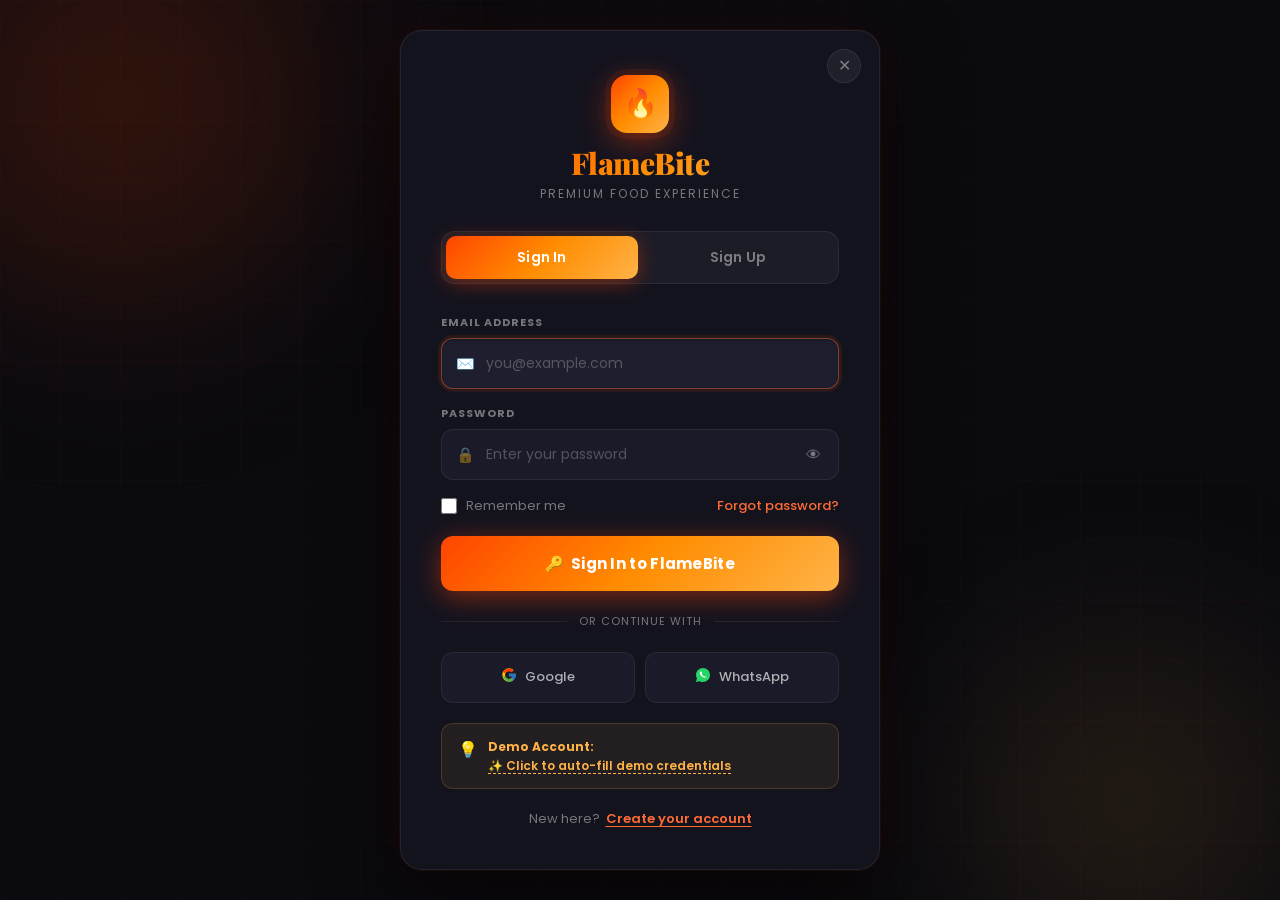
<file: auth.html>
<!DOCTYPE html>
<html lang="en">
<head>
<meta charset="UTF-8">
<meta name="viewport" content="width=device-width, initial-scale=1.0">
<title>FlameBite – Login & Sign Up</title>
<link rel="preconnect" href="https://fonts.googleapis.com">
<link rel="preconnect" href="https://fonts.gstatic.com" crossorigin>
<link href="https://fonts.googleapis.com/css2?family=Playfair+Display:wght@700;800;900&family=Poppins:wght@300;400;500;600;700&display=swap" rel="stylesheet">

<style>
/* ═══════════════════════════════════════════
   ROOT TOKENS
═══════════════════════════════════════════ */
:root {
  --bg:          #0A0A0F;
  --bg2:         #0f0f17;
  --card:        #13131E;
  --card2:       #1a1a28;
  --fire:        #FF4500;
  --ember:       #FF6B35;
  --gold:        #FFB347;
  --grad:        linear-gradient(135deg, #FF4500, #FF8C00, #FFB347);
  --grad-soft:   linear-gradient(135deg, rgba(255,69,0,.18), rgba(255,179,71,.08));
  --border:      rgba(255,255,255,.07);
  --border-hot:  rgba(255,107,53,.45);
  --text:        #F2F2F2;
  --muted:       rgba(255,255,255,.42);
  --veg:         #4CAF50;
  --radius:      22px;
  --radius-sm:   12px;
}

/* ═══════════════════════════════════════════
   RESET & BASE
═══════════════════════════════════════════ */
*, *::before, *::after { box-sizing: border-box; margin: 0; padding: 0; }
html { scroll-behavior: smooth; }

body {
  font-family: 'Poppins', sans-serif;
  background: var(--bg);
  color: var(--text);
  min-height: 100vh;
  display: flex;
  align-items: center;
  justify-content: center;
  padding: 20px;
  overflow-x: hidden;
  position: relative;
}

/* ═══════════════════════════════════════════
   ATMOSPHERIC BACKGROUND
═══════════════════════════════════════════ */
.bg-scene {
  position: fixed;
  inset: 0;
  pointer-events: none;
  z-index: 0;
  overflow: hidden;
}

/* Large radial blobs */
.blob {
  position: absolute;
  border-radius: 50%;
  filter: blur(80px);
  opacity: 0;
  animation: blobIn 1.4s ease forwards;
}
.blob-1 {
  width: 600px; height: 600px;
  background: radial-gradient(circle, rgba(255,69,0,.22) 0%, transparent 70%);
  top: -200px; left: -180px;
  animation-delay: .1s;
}
.blob-2 {
  width: 500px; height: 500px;
  background: radial-gradient(circle, rgba(255,179,71,.14) 0%, transparent 70%);
  bottom: -150px; right: -100px;
  animation-delay: .3s;
}
.blob-3 {
  width: 350px; height: 350px;
  background: radial-gradient(circle, rgba(255,107,53,.1) 0%, transparent 70%);
  top: 40%; left: 50%;
  transform: translate(-50%, -50%);
  animation-delay: .5s;
}
@keyframes blobIn {
  to { opacity: 1; }
}

/* Floating ember particles */
.sparks {
  position: absolute;
  inset: 0;
}
.spark {
  position: absolute;
  width: 3px; height: 3px;
  border-radius: 50%;
  background: var(--gold);
  animation: sparkFloat linear infinite;
  opacity: 0;
}
@keyframes sparkFloat {
  0%   { transform: translateY(0) scale(1);   opacity: 0; }
  10%  { opacity: .8; }
  90%  { opacity: .3; }
  100% { transform: translateY(-110vh) scale(.3); opacity: 0; }
}

/* Grid overlay */
.grid-overlay {
  position: absolute;
  inset: 0;
  background-image:
    linear-gradient(rgba(255,69,0,.03) 1px, transparent 1px),
    linear-gradient(90deg, rgba(255,69,0,.03) 1px, transparent 1px);
  background-size: 60px 60px;
}

/* ═══════════════════════════════════════════
   CARD WRAPPER
═══════════════════════════════════════════ */
.auth-card {
  position: relative;
  z-index: 10;
  width: 100%;
  max-width: 480px;
  background: var(--card);
  border: 1px solid var(--border);
  border-radius: var(--radius);
  padding: 44px 40px 40px;
  box-shadow:
    0 0 0 1px rgba(255,69,0,.06),
    0 24px 80px rgba(0,0,0,.7),
    0 0 60px rgba(255,69,0,.08);

  opacity: 0;
  transform: translateY(32px) scale(.97);
  animation: cardReveal .65s cubic-bezier(.34,1.36,.64,1) .2s forwards;
}

@keyframes cardReveal {
  to { opacity: 1; transform: translateY(0) scale(1); }
}

/* hot glow ring on card */
.auth-card::before {
  content: '';
  position: absolute;
  inset: -1px;
  border-radius: calc(var(--radius) + 1px);
  background: linear-gradient(135deg, rgba(255,69,0,.35), transparent 50%, rgba(255,179,71,.15));
  z-index: -1;
  opacity: 0;
  transition: opacity .4s;
}
.auth-card:hover::before { opacity: 1; }

/* Close button */
.btn-close {
  position: absolute;
  top: 18px; right: 18px;
  width: 34px; height: 34px;
  border-radius: 50%;
  background: rgba(255,255,255,.06);
  border: 1px solid var(--border);
  color: var(--muted);
  font-size: 16px;
  line-height: 1;
  cursor: pointer;
  display: flex; align-items: center; justify-content: center;
  transition: all .25s;
  z-index: 5;
}
.btn-close:hover {
  background: rgba(255,69,0,.18);
  border-color: var(--border-hot);
  color: #fff;
  transform: rotate(90deg) scale(1.1);
}

/* ═══════════════════════════════════════════
   LOGO
═══════════════════════════════════════════ */
.logo-wrap {
  text-align: center;
  margin-bottom: 28px;
  opacity: 0;
  animation: fadeUp .5s ease .45s forwards;
}

.logo-flame {
  display: inline-flex;
  align-items: center;
  justify-content: center;
  width: 58px; height: 58px;
  border-radius: 16px;
  background: var(--grad);
  font-size: 28px;
  margin-bottom: 10px;
  box-shadow: 0 8px 32px rgba(255,69,0,.45), 0 0 0 6px rgba(255,69,0,.08);
  animation: flamePulse 2.5s ease-in-out infinite 1s;
}
@keyframes flamePulse {
  0%, 100% { box-shadow: 0 8px 32px rgba(255,69,0,.45), 0 0 0 6px rgba(255,69,0,.08); }
  50%       { box-shadow: 0 8px 48px rgba(255,69,0,.7), 0 0 0 10px rgba(255,69,0,.12); }
}

.logo-text {
  font-family: 'Playfair Display', serif;
  font-size: 30px;
  font-weight: 900;
  letter-spacing: -.5px;
  background: var(--grad);
  -webkit-background-clip: text;
  -webkit-text-fill-color: transparent;
  background-clip: text;
  display: block;
}

.logo-sub {
  font-size: 12px;
  color: var(--muted);
  font-weight: 400;
  letter-spacing: 2px;
  text-transform: uppercase;
  margin-top: 2px;
}

/* ═══════════════════════════════════════════
   TABS
═══════════════════════════════════════════ */
.tabs {
  display: grid;
  grid-template-columns: 1fr 1fr;
  gap: 4px;
  background: rgba(255,255,255,.04);
  border: 1px solid var(--border);
  border-radius: 14px;
  padding: 4px;
  margin-bottom: 30px;
  opacity: 0;
  animation: fadeUp .5s ease .55s forwards;
}

.tab-btn {
  padding: 11px;
  border: none;
  border-radius: 10px;
  font-family: 'Poppins', sans-serif;
  font-size: 14px;
  font-weight: 600;
  cursor: pointer;
  transition: all .35s cubic-bezier(.34,1.56,.64,1);
  position: relative;
  overflow: hidden;
  color: var(--muted);
  background: transparent;
  letter-spacing: .2px;
}

.tab-btn.active {
  background: var(--grad);
  color: #fff;
  box-shadow: 0 4px 20px rgba(255,69,0,.4);
}

.tab-btn:not(.active):hover {
  color: rgba(255,255,255,.7);
  background: rgba(255,255,255,.05);
}

/* ripple */
.tab-btn::after {
  content: '';
  position: absolute;
  inset: 0;
  background: radial-gradient(circle at center, rgba(255,255,255,.15), transparent 70%);
  opacity: 0;
  transition: opacity .3s;
}
.tab-btn:active::after { opacity: 1; }

/* ═══════════════════════════════════════════
   ERROR BOX
═══════════════════════════════════════════ */
.error-box {
  display: none;
  align-items: flex-start;
  gap: 10px;
  background: rgba(255,50,50,.1);
  border: 1px solid rgba(255,80,80,.3);
  border-radius: var(--radius-sm);
  padding: 12px 15px;
  margin-bottom: 18px;
  animation: shake .4s ease;
}
.error-box.show { display: flex; }
@keyframes shake {
  0%,100% { transform: translateX(0); }
  20%      { transform: translateX(-6px); }
  40%      { transform: translateX(6px); }
  60%      { transform: translateX(-4px); }
  80%      { transform: translateX(4px); }
}
.error-icon { font-size: 16px; flex-shrink: 0; margin-top: 1px; }
.error-text { font-size: 13px; color: #ff9090; line-height: 1.5; }

/* ═══════════════════════════════════════════
   SUCCESS BOX
═══════════════════════════════════════════ */
.success-box {
  display: none;
  align-items: flex-start;
  gap: 10px;
  background: rgba(76,175,80,.1);
  border: 1px solid rgba(76,175,80,.3);
  border-radius: var(--radius-sm);
  padding: 12px 15px;
  margin-bottom: 18px;
}
.success-box.show { display: flex; }
.success-text { font-size: 13px; color: #88e88c; line-height: 1.5; }

/* ═══════════════════════════════════════════
   FORMS
═══════════════════════════════════════════ */
.form-panel { display: none; }
.form-panel.active {
  display: block;
  animation: formIn .4s cubic-bezier(.34,1.2,.64,1);
}
@keyframes formIn {
  from { opacity: 0; transform: translateX(14px); }
  to   { opacity: 1; transform: translateX(0); }
}

.field-group { margin-bottom: 16px; }

.field-label {
  display: block;
  font-size: 11px;
  font-weight: 700;
  color: var(--muted);
  text-transform: uppercase;
  letter-spacing: 1px;
  margin-bottom: 7px;
}

.field-wrap {
  position: relative;
}

.field-icon {
  position: absolute;
  left: 15px;
  top: 50%;
  transform: translateY(-50%);
  font-size: 15px;
  color: var(--muted);
  pointer-events: none;
  transition: color .25s;
}

.field-input {
  width: 100%;
  padding: 14px 16px 14px 44px;
  background: var(--card2);
  border: 1px solid var(--border);
  border-radius: var(--radius-sm);
  color: var(--text);
  font-family: 'Poppins', sans-serif;
  font-size: 14px;
  font-weight: 400;
  outline: none;
  transition: all .3s;
  -webkit-appearance: none;
}

.field-input::placeholder { color: rgba(255,255,255,.25); }

.field-input:hover {
  border-color: rgba(255,255,255,.14);
  background: #1e1e2e;
}

.field-input:focus {
  border-color: var(--border-hot);
  background: #1e1e2e;
  box-shadow: 0 0 0 3px rgba(255,69,0,.1), inset 0 1px 3px rgba(0,0,0,.3);
}

.field-wrap:focus-within .field-icon { color: var(--ember); }

/* Eye toggle for password */
.eye-toggle {
  position: absolute;
  right: 14px;
  top: 50%;
  transform: translateY(-50%);
  background: none;
  border: none;
  color: var(--muted);
  cursor: pointer;
  font-size: 15px;
  padding: 4px;
  transition: color .2s;
  line-height: 1;
}
.eye-toggle:hover { color: var(--ember); }

/* two-col row */
.field-row {
  display: grid;
  grid-template-columns: 1fr 1fr;
  gap: 12px;
}

/* ═══════════════════════════════════════════
   SUBMIT BUTTON
═══════════════════════════════════════════ */
.btn-submit {
  width: 100%;
  padding: 16px;
  margin-top: 6px;
  border: none;
  border-radius: var(--radius-sm);
  background: var(--grad);
  color: #fff;
  font-family: 'Poppins', sans-serif;
  font-size: 15px;
  font-weight: 700;
  letter-spacing: .3px;
  cursor: pointer;
  position: relative;
  overflow: hidden;
  transition: all .3s;
  box-shadow: 0 6px 28px rgba(255,69,0,.45);
}

.btn-submit:hover {
  transform: translateY(-2px);
  box-shadow: 0 10px 36px rgba(255,69,0,.6);
  filter: brightness(1.08);
}

.btn-submit:active {
  transform: translateY(0) scale(.98);
}

/* shimmer sweep on hover */
.btn-submit::before {
  content: '';
  position: absolute;
  top: 0; left: -100%;
  width: 60%;
  height: 100%;
  background: linear-gradient(90deg, transparent, rgba(255,255,255,.18), transparent);
  transition: left .5s ease;
}
.btn-submit:hover::before { left: 160%; }

/* loading state */
.btn-submit.loading {
  pointer-events: none;
  opacity: .85;
}
.btn-submit.loading .btn-label { opacity: 0; }
.btn-submit.loading::after {
  content: '';
  position: absolute;
  width: 20px; height: 20px;
  border: 2.5px solid rgba(255,255,255,.3);
  border-top-color: #fff;
  border-radius: 50%;
  top: 50%; left: 50%;
  transform: translate(-50%,-50%);
  animation: spin .7s linear infinite;
}
@keyframes spin { to { transform: translate(-50%,-50%) rotate(360deg); } }

/* ═══════════════════════════════════════════
   DIVIDER
═══════════════════════════════════════════ */
.divider {
  display: flex;
  align-items: center;
  gap: 12px;
  margin: 22px 0;
}
.divider::before, .divider::after {
  content: '';
  flex: 1;
  height: 1px;
  background: var(--border);
}
.divider span {
  font-size: 11px;
  color: var(--muted);
  text-transform: uppercase;
  letter-spacing: 1px;
  white-space: nowrap;
}

/* ═══════════════════════════════════════════
   SOCIAL BUTTONS
═══════════════════════════════════════════ */
.social-row {
  display: grid;
  grid-template-columns: 1fr 1fr;
  gap: 10px;
}

.btn-social {
  display: flex;
  align-items: center;
  justify-content: center;
  gap: 8px;
  padding: 12px;
  background: var(--card2);
  border: 1px solid var(--border);
  border-radius: var(--radius-sm);
  color: rgba(255,255,255,.65);
  font-family: 'Poppins', sans-serif;
  font-size: 13px;
  font-weight: 500;
  cursor: pointer;
  transition: all .25s;
  text-decoration: none;
}
.btn-social:hover {
  border-color: rgba(255,255,255,.18);
  background: rgba(255,255,255,.06);
  color: #fff;
  transform: translateY(-1px);
}
.social-icon { font-size: 16px; }

/* ═══════════════════════════════════════════
   DEMO HINT
═══════════════════════════════════════════ */
.demo-hint {
  margin-top: 20px;
  padding: 13px 16px;
  background: rgba(255,179,71,.07);
  border: 1px solid rgba(255,179,71,.18);
  border-radius: var(--radius-sm);
  display: flex;
  align-items: flex-start;
  gap: 10px;
}
.demo-hint-icon { font-size: 16px; flex-shrink: 0; }
.demo-hint-text { font-size: 12px; color: rgba(255,179,71,.85); line-height: 1.6; }
.demo-hint-text strong { color: var(--gold); }
.demo-fill {
  display: inline-flex;
  align-items: center;
  gap: 4px;
  background: none;
  border: none;
  color: var(--gold);
  font-family: 'Poppins', sans-serif;
  font-size: 12px;
  font-weight: 600;
  cursor: pointer;
  text-decoration: underline;
  text-decoration-style: dashed;
  text-underline-offset: 3px;
  padding: 0;
  transition: color .2s;
}
.demo-fill:hover { color: #ffd580; }

/* ═══════════════════════════════════════════
   FOOTER SWITCH LINK
═══════════════════════════════════════════ */
.switch-link {
  text-align: center;
  margin-top: 20px;
  font-size: 13px;
  color: var(--muted);
}
.switch-link button {
  background: none;
  border: none;
  color: var(--ember);
  font-family: 'Poppins', sans-serif;
  font-size: 13px;
  font-weight: 600;
  cursor: pointer;
  text-decoration: underline;
  text-underline-offset: 3px;
  transition: color .2s;
  padding: 0;
}
.switch-link button:hover { color: var(--gold); }

/* ═══════════════════════════════════════════
   TERMS NOTE
═══════════════════════════════════════════ */
.terms-note {
  margin-top: 14px;
  text-align: center;
  font-size: 11.5px;
  color: rgba(255,255,255,.28);
  line-height: 1.6;
}
.terms-note a {
  color: rgba(255,179,71,.6);
  text-decoration: none;
  transition: color .2s;
}
.terms-note a:hover { color: var(--gold); }

/* ═══════════════════════════════════════════
   PASSWORD STRENGTH
═══════════════════════════════════════════ */
.strength-bar {
  display: flex;
  gap: 4px;
  margin-top: 7px;
}
.strength-seg {
  flex: 1;
  height: 3px;
  border-radius: 2px;
  background: rgba(255,255,255,.1);
  transition: background .3s;
}
.strength-seg.weak   { background: #f44336; }
.strength-seg.medium { background: #FF8C00; }
.strength-seg.strong { background: #4CAF50; }
.strength-label {
  font-size: 11px;
  color: var(--muted);
  margin-top: 5px;
}

/* ═══════════════════════════════════════════
   CHECKBOX (remember me)
═══════════════════════════════════════════ */
.check-wrap {
  display: flex;
  align-items: center;
  gap: 9px;
  margin: 14px 0;
}
.check-wrap input[type="checkbox"] {
  width: 16px; height: 16px;
  accent-color: var(--fire);
  cursor: pointer;
}
.check-wrap label {
  font-size: 13px;
  color: var(--muted);
  cursor: pointer;
  user-select: none;
}
.forgot-link {
  margin-left: auto;
  font-size: 13px;
  color: var(--ember);
  text-decoration: none;
  font-weight: 500;
  transition: color .2s;
}
.forgot-link:hover { color: var(--gold); }

/* ═══════════════════════════════════════════
   HELPER ANIMATIONS
═══════════════════════════════════════════ */
@keyframes fadeUp {
  from { opacity: 0; transform: translateY(16px); }
  to   { opacity: 1; transform: translateY(0); }
}

/* ═══════════════════════════════════════════
   SCROLLBAR
═══════════════════════════════════════════ */
::-webkit-scrollbar { width: 5px; }
::-webkit-scrollbar-track { background: var(--bg2); }
::-webkit-scrollbar-thumb { background: rgba(255,69,0,.4); border-radius: 3px; }

/* ═══════════════════════════════════════════
   RESPONSIVE
═══════════════════════════════════════════ */
@media (max-width: 520px) {
  .auth-card { padding: 36px 24px 28px; }
  .field-row { grid-template-columns: 1fr; gap: 0; }
  .social-row { grid-template-columns: 1fr; }
  .logo-text { font-size: 26px; }
}
@media (max-width: 360px) {
  .auth-card { padding: 28px 18px 24px; }
}
</style>
</head>

<body>

<!-- ═══ ATMOSPHERIC BACKGROUND ═══ -->
<div class="bg-scene" aria-hidden="true">
  <div class="grid-overlay"></div>
  <div class="blob blob-1"></div>
  <div class="blob blob-2"></div>
  <div class="blob blob-3"></div>
  <div class="sparks" id="sparks"></div>
</div>

<!-- ═══ AUTH CARD ═══ -->
<div class="auth-card" id="authCard" role="dialog" aria-modal="true" aria-label="FlameBite Authentication">

  <!-- Close -->
  <button class="btn-close" id="btnClose" aria-label="Close" title="Close">✕</button>

  <!-- Logo -->
  <div class="logo-wrap">
    <div class="logo-flame" role="img" aria-label="FlameBite logo">🔥</div>
    <span class="logo-text">FlameBite</span>
    <div class="logo-sub">Premium Food Experience</div>
  </div>

  <!-- Tabs -->
  <div class="tabs" role="tablist" aria-label="Authentication tabs">
    <button class="tab-btn active" id="tabLogin" role="tab" aria-selected="true"  aria-controls="panelLogin"  onclick="switchTab('login')">
      Sign In
    </button>
    <button class="tab-btn"        id="tabSignup" role="tab" aria-selected="false" aria-controls="panelSignup" onclick="switchTab('signup')">
      Sign Up
    </button>
  </div>

  <!-- Error box -->
  <div class="error-box" id="errorBox" role="alert" aria-live="polite">
    <span class="error-icon">⚠️</span>
    <span class="error-text" id="errorText"></span>
  </div>

  <!-- Success box -->
  <div class="success-box" id="successBox" role="status" aria-live="polite">
    <span class="error-icon">✅</span>
    <span class="success-text" id="successText"></span>
  </div>

  <!-- ─── LOGIN PANEL ─── -->
  <div class="form-panel active" id="panelLogin" role="tabpanel" aria-labelledby="tabLogin">

    <div class="field-group">
      <label class="field-label" for="loginEmail">Email address</label>
      <div class="field-wrap">
        <span class="field-icon" aria-hidden="true">✉️</span>
        <input
          class="field-input"
          id="loginEmail"
          type="email"
          placeholder="you@example.com"
          autocomplete="email"
          spellcheck="false"
        >
      </div>
    </div>

    <div class="field-group">
      <label class="field-label" for="loginPassword">Password</label>
      <div class="field-wrap">
        <span class="field-icon" aria-hidden="true">🔒</span>
        <input
          class="field-input"
          id="loginPassword"
          type="password"
          placeholder="Enter your password"
          autocomplete="current-password"
          onkeydown="if(event.key==='Enter') doLogin()"
          style="padding-right: 44px;"
        >
        <button class="eye-toggle" type="button" onclick="toggleEye('loginPassword',this)" aria-label="Toggle password visibility">👁</button>
      </div>
    </div>

    <div class="check-wrap">
      <input type="checkbox" id="rememberMe">
      <label for="rememberMe">Remember me</label>
      <a href="#" class="forgot-link" onclick="handleForgot(event)">Forgot password?</a>
    </div>

    <button class="btn-submit" id="btnLogin" onclick="doLogin()" type="button">
      <span class="btn-label">🔑 &nbsp;Sign In to FlameBite</span>
    </button>

    <div class="divider"><span>or continue with</span></div>

    <div class="social-row">
      <button class="btn-social" type="button" onclick="handleSocial('Google')" aria-label="Continue with Google">
        <span class="social-icon">
          <svg width="16" height="16" viewBox="0 0 48 48" fill="none" xmlns="http://www.w3.org/2000/svg">
            <path fill="#FFC107" d="M43.6 20.1H42V20H24v8h11.3C33.7 32.7 29.3 36 24 36c-6.6 0-12-5.4-12-12s5.4-12 12-12c3.1 0 5.8 1.1 7.9 3l5.7-5.7C34.5 6.5 29.6 4 24 4 12.9 4 4 12.9 4 24s8.9 20 20 20 20-8.9 20-20c0-1.3-.1-2.7-.4-3.9z"/>
            <path fill="#FF3D00" d="M6.3 14.7l6.6 4.8C14.6 16 19 13 24 13c3.1 0 5.8 1.1 7.9 3l5.7-5.7C34.5 7 29.6 4.5 24 4.5 16.3 4.5 9.6 8.7 6.3 14.7z"/>
            <path fill="#4CAF50" d="M24 44c5.5 0 10.4-2 14.1-5.3l-6.5-5.5C29.5 35 26.9 36 24 36c-5.2 0-9.6-3.3-11.3-8H6.2C9.4 35.4 16.2 44 24 44z"/>
            <path fill="#1976D2" d="M43.6 20.1H42V20H24v8h11.3c-.8 2.2-2.2 4-4.1 5.2l6.5 5.5C41.5 36 44 30.4 44 24c0-1.3-.1-2.7-.4-3.9z"/>
          </svg>
        </span>
        Google
      </button>
      <button class="btn-social" type="button" onclick="handleSocial('WhatsApp')" aria-label="Continue with WhatsApp">
        <span class="social-icon">
          <svg width="16" height="16" viewBox="0 0 32 32" fill="none" xmlns="http://www.w3.org/2000/svg">
            <path fill="#25D366" d="M16 2C8.27 2 2 8.27 2 16c0 2.44.65 4.73 1.77 6.72L2 30l7.5-1.73A13.93 13.93 0 0016 30c7.73 0 14-6.27 14-14S23.73 2 16 2z"/>
            <path fill="#fff" d="M22 19.7c-.3.8-1.5 1.5-2.2 1.6-.6.1-1.4.1-2.2-.2-1.7-.6-2.9-1.3-4.7-3.1-1.8-1.8-2.5-3-3.1-4.7-.4-.8-.3-1.6-.2-2.2.1-.7.8-1.9 1.6-2.2.4-.1.7-.1 1 0 .3 0 .5.1.7.5l1.3 2.8c.2.3.1.6 0 .8l-.4.5c-.1.1-.2.3-.1.5.5 1.1 1.1 1.8 2.2 2.9 1.1 1 1.8 1.7 2.9 2.2.2.1.4 0 .5-.1l.5-.4c.2-.2.5-.3.8-.1l2.8 1.3c.4.2.5.4.6.7.1.3.1.6 0 1z"/>
          </svg>
        </span>
        WhatsApp
      </button>
    </div>

    <!-- Demo hint -->
    <div class="demo-hint">
      <span class="demo-hint-icon">💡</span>
      <div class="demo-hint-text">
        <strong>Demo Account:</strong><br>
        <button class="demo-fill" onclick="fillDemo()" type="button">✨ Click to auto-fill demo credentials</button>
      </div>
    </div>

    <p class="switch-link">
      New here?&nbsp;
      <button type="button" onclick="switchTab('signup')">Create your account</button>
    </p>
  </div>

  <!-- ─── SIGNUP PANEL ─── -->
  <div class="form-panel" id="panelSignup" role="tabpanel" aria-labelledby="tabSignup">

    <div class="field-row">
      <div class="field-group" style="margin-bottom:0;">
        <label class="field-label" for="signupName">Full name *</label>
        <div class="field-wrap">
          <span class="field-icon" aria-hidden="true">👤</span>
          <input
            class="field-input"
            id="signupName"
            type="text"
            placeholder="John Doe"
            autocomplete="name"
          >
        </div>
      </div>
      <div class="field-group" style="margin-bottom:0;">
        <label class="field-label" for="signupPhone">Phone <span style="color:rgba(255,255,255,.25);font-size:10px;">(optional)</span></label>
        <div class="field-wrap">
          <span class="field-icon" aria-hidden="true">📱</span>
          <input
            class="field-input"
            id="signupPhone"
            type="tel"
            placeholder="+91 98765 43210"
            autocomplete="tel"
          >
        </div>
      </div>
    </div>

    <div class="field-group" style="margin-top:14px;">
      <label class="field-label" for="signupEmail">Email address *</label>
      <div class="field-wrap">
        <span class="field-icon" aria-hidden="true">✉️</span>
        <input
          class="field-input"
          id="signupEmail"
          type="email"
          placeholder="you@example.com"
          autocomplete="email"
          spellcheck="false"
        >
      </div>
    </div>

    <div class="field-group">
      <label class="field-label" for="signupPassword">Password *</label>
      <div class="field-wrap">
        <span class="field-icon" aria-hidden="true">🔒</span>
        <input
          class="field-input"
          id="signupPassword"
          type="password"
          placeholder="Min. 6 characters"
          autocomplete="new-password"
          oninput="updateStrength(this.value)"
          onkeydown="if(event.key==='Enter') doSignup()"
          style="padding-right: 44px;"
        >
        <button class="eye-toggle" type="button" onclick="toggleEye('signupPassword',this)" aria-label="Toggle password visibility">👁</button>
      </div>
      <div class="strength-bar" id="strengthBar">
        <div class="strength-seg" id="seg1"></div>
        <div class="strength-seg" id="seg2"></div>
        <div class="strength-seg" id="seg3"></div>
        <div class="strength-seg" id="seg4"></div>
      </div>
      <div class="strength-label" id="strengthLabel"></div>
    </div>

    <button class="btn-submit" id="btnSignup" onclick="doSignup()" type="button">
      <span class="btn-label">✨ &nbsp;Create My Account</span>
    </button>

    <p class="terms-note">
      By creating an account you agree to our
      <a href="#">Terms of Service</a> and <a href="#">Privacy Policy</a>.
    </p>

    <p class="switch-link" style="margin-top:14px;">
      Already have an account?&nbsp;
      <button type="button" onclick="switchTab('login')">Sign in here</button>
    </p>
  </div>

</div><!-- /auth-card -->


<!-- ─── TOAST NOTIFICATION ─── -->
<div id="toast" role="status" aria-live="polite" style="
  position:fixed;bottom:32px;left:50%;transform:translateX(-50%) translateY(20px);
  background:linear-gradient(135deg,#FF4500,#FF8C00);
  color:#fff;padding:13px 26px;border-radius:40px;
  font-family:'Poppins',sans-serif;font-size:14px;font-weight:600;
  z-index:9999;opacity:0;transition:all .4s cubic-bezier(.34,1.56,.64,1);
  box-shadow:0 8px 30px rgba(255,69,0,.5);pointer-events:none;
  white-space:nowrap;max-width:90vw;text-align:center;
"></div>


<!-- ═══════════════════════════════════════════
   JAVASCRIPT
═══════════════════════════════════════════ -->
<script>
'use strict';

/* ─── SPARKS GENERATOR ─── */
(function generateSparks() {
  const container = document.getElementById('sparks');
  const COUNT = 22;
  for (let i = 0; i < COUNT; i++) {
    const s = document.createElement('div');
    s.className = 'spark';
    const size  = 2 + Math.random() * 3;
    const left  = Math.random() * 100;
    const delay = Math.random() * 12;
    const dur   = 8 + Math.random() * 10;
    const hue   = Math.random() > .5
      ? 'rgba(255,179,71,.85)'  // gold
      : 'rgba(255,107,53,.75)'; // ember
    s.style.cssText = `
      left:${left}%;
      bottom:-10px;
      width:${size}px;
      height:${size}px;
      background:${hue};
      box-shadow: 0 0 ${size*2}px ${hue};
      animation-duration:${dur}s;
      animation-delay:${delay}s;
    `;
    container.appendChild(s);
  }
})();

/* ─── TAB SWITCHER ─── */
function switchTab(tab) {
  clearFeedback();
  const isLogin = tab === 'login';

  // Tab buttons
  document.getElementById('tabLogin').classList.toggle('active',  isLogin);
  document.getElementById('tabSignup').classList.toggle('active', !isLogin);
  document.getElementById('tabLogin').setAttribute('aria-selected',  isLogin);
  document.getElementById('tabSignup').setAttribute('aria-selected', !isLogin);

  // Panels
  document.getElementById('panelLogin').classList.toggle('active',  isLogin);
  document.getElementById('panelSignup').classList.toggle('active', !isLogin);

  // Autofocus first input
  setTimeout(() => {
    const firstInput = isLogin
      ? document.getElementById('loginEmail')
      : document.getElementById('signupName');
    firstInput && firstInput.focus();
  }, 100);
}

/* ─── FEEDBACK HELPERS ─── */
function clearFeedback() {
  const eb = document.getElementById('errorBox');
  const sb = document.getElementById('successBox');
  eb.classList.remove('show');
  sb.classList.remove('show');
}

function showError(msg) {
  clearFeedback();
  document.getElementById('errorText').textContent = msg;
  document.getElementById('errorBox').classList.add('show');
  document.getElementById('errorBox').scrollIntoView({ behavior: 'smooth', block: 'nearest' });
}

function showSuccess(msg) {
  clearFeedback();
  document.getElementById('successText').textContent = msg;
  document.getElementById('successBox').classList.add('show');
}

/* ─── TOAST ─── */
let _toastTimeout;
function showToast(msg) {
  const t = document.getElementById('toast');
  t.textContent = msg;
  t.style.opacity = '1';
  t.style.transform = 'translateX(-50%) translateY(0)';
  clearTimeout(_toastTimeout);
  _toastTimeout = setTimeout(() => {
    t.style.opacity = '0';
    t.style.transform = 'translateX(-50%) translateY(20px)';
  }, 3000);
}

/* ─── EYE TOGGLE ─── */
function toggleEye(inputId, btn) {
  const input = document.getElementById(inputId);
  if (input.type === 'password') {
    input.type = 'text';
    btn.textContent = '🙈';
    btn.setAttribute('aria-label', 'Hide password');
  } else {
    input.type = 'password';
    btn.textContent = '👁';
    btn.setAttribute('aria-label', 'Show password');
  }
  input.focus();
}

/* ─── PASSWORD STRENGTH ─── */
function updateStrength(val) {
  const segs  = [1,2,3,4].map(i => document.getElementById('seg' + i));
  const label = document.getElementById('strengthLabel');
  segs.forEach(s => { s.className = 'strength-seg'; });

  if (!val) { label.textContent = ''; return; }

  let score = 0;
  if (val.length >= 6)                        score++;
  if (val.length >= 10)                       score++;
  if (/[A-Z]/.test(val) && /[0-9]/.test(val)) score++;
  if (/[^A-Za-z0-9]/.test(val))              score++;

  const levels = ['', 'weak', 'medium', 'medium', 'strong'];
  const labels = ['', '⚠️ Weak', '🔶 Medium', '🔶 Medium', '✅ Strong'];

  for (let i = 0; i < score; i++) {
    segs[i].classList.add(levels[score] || 'weak');
  }
  label.textContent = val.length ? labels[score] : '';
  label.style.color = score <= 1 ? '#f44336' : score <= 3 ? '#FF8C00' : '#4CAF50';
}

/* ─── CLOSE BUTTON ─── */
document.getElementById('btnClose').addEventListener('click', () => {
  const card = document.getElementById('authCard');
  card.style.transition = 'all .35s cubic-bezier(.4,0,.2,1)';
  card.style.opacity = '0';
  card.style.transform = 'translateY(24px) scale(.96)';
  showToast('👋 See you soon at FlameBite!');
  setTimeout(() => {
    // In a real app: window.history.back() or navigate to home
    card.style.opacity = '1';
    card.style.transform = 'translateY(0) scale(1)';
  }, 1800);
});

/* ─── DEMO FILL ─── */
function fillDemo() {
  switchTab('login');
  setTimeout(() => {
    const emailEl = document.getElementById('loginEmail');
    const passEl  = document.getElementById('loginPassword');
    // Animated typewriter-ish fill
    typeValue(emailEl, 'demo@flamebite.com', () => {
      typeValue(passEl, 'Demo@12345', () => {
        showToast('✨ Demo credentials filled!');
      });
    });
  }, 180);
}

function typeValue(el, val, cb) {
  el.value = '';
  el.focus();
  let i = 0;
  const iv = setInterval(() => {
    el.value += val[i++];
    el.dispatchEvent(new Event('input'));
    if (i >= val.length) { clearInterval(iv); cb && cb(); }
  }, 28);
}

/* ─── FORGOT PASSWORD ─── */
function handleForgot(e) {
  e.preventDefault();
  showToast('📧 Password reset link sent (demo)');
}

/* ─── SOCIAL LOGIN ─── */
function handleSocial(provider) {
  showToast(`🔗 Connecting to ${provider}... (demo)`);
}

/* ─── VALIDATION HELPERS ─── */
function validateEmail(email) {
  return /^[^\s@]+@[^\s@]+\.[^\s@]+$/.test(email.trim());
}
function validatePassword(pw) {
  return pw.length >= 6;
}

/* ─── LOADING STATE ─── */
function setLoading(btnId, state) {
  document.getElementById(btnId).classList.toggle('loading', state);
}

/* ─── DO LOGIN ─── */
async function doLogin() {
  clearFeedback();
  const email = document.getElementById('loginEmail').value.trim();
  const pass  = document.getElementById('loginPassword').value;

  if (!email)               { showError('Please enter your email address.'); return; }
  if (!validateEmail(email)){ showError('Please enter a valid email address.'); return; }
  if (!pass)                { showError('Please enter your password.'); return; }
  if (!validatePassword(pass)){ showError('Password must be at least 6 characters.'); return; }

  setLoading('btnLogin', true);

  try {
    /* ─ Replace this block with your real API call: ─
    const res = await fetch('/api/auth/login', {
      method: 'POST',
      headers: { 'Content-Type': 'application/json' },
      body: JSON.stringify({ email, password: pass }),
    });
    const data = await res.json();
    if (!res.ok) throw new Error(data.message || 'Login failed');
    localStorage.setItem('fb_token', data.token);
    localStorage.setItem('fb_user', JSON.stringify(data.user));
    ─────────────────────────────────────────────── */

    // ─── DEMO SIMULATION ───
    await pause(1100);
    if (email !== 'demo@flamebite.com' && !email.includes('@')) {
      throw new Error('Account not found. Try demo@flamebite.com');
    }
    // ─────────────────────

    showSuccess('🎉 Welcome back! Redirecting to homepage...');
    showToast(`🔥 Welcome back, ${email.split('@')[0]}!`);

    setTimeout(() => {
      window.location.href = 'index.html';
    }, 1400);

  } catch (err) {
    showError(err.message || 'Login failed. Please try again.');
  } finally {
    setLoading('btnLogin', false);
  }
}

/* ─── DO SIGNUP ─── */
async function doSignup() {
  clearFeedback();
  const name  = document.getElementById('signupName').value.trim();
  const phone = document.getElementById('signupPhone').value.trim();
  const email = document.getElementById('signupEmail').value.trim();
  const pass  = document.getElementById('signupPassword').value;

  if (!name)                  { showError('Please enter your full name.'); return; }
  if (name.length < 2)        { showError('Name must be at least 2 characters.'); return; }
  if (!email)                 { showError('Please enter your email address.'); return; }
  if (!validateEmail(email))  { showError('Please enter a valid email address.'); return; }
  if (!pass)                  { showError('Please enter a password.'); return; }
  if (!validatePassword(pass)){ showError('Password must be at least 6 characters.'); return; }

  setLoading('btnSignup', true);

  try {
    /* ─ Replace this block with your real API call: ─
    const res = await fetch('/api/auth/signup', {
      method: 'POST',
      headers: { 'Content-Type': 'application/json' },
      body: JSON.stringify({ name, email, password: pass, phone }),
    });
    const data = await res.json();
    if (!res.ok) throw new Error(data.message || 'Signup failed');
    localStorage.setItem('fb_token', data.token);
    localStorage.setItem('fb_user', JSON.stringify(data.user));
    ─────────────────────────────────────────────── */

    // ─── DEMO SIMULATION ───
    await pause(1200);
    if (email === 'taken@flamebite.com') {
      throw new Error('Email already registered. Please sign in instead.');
    }
    // ─────────────────────

    showSuccess(`🎉 Account created! Welcome to FlameBite, ${name.split(' ')[0]}!`);
    showToast('🔥 Account created successfully!');

    // Clear fields
    ['signupName','signupPhone','signupEmail','signupPassword'].forEach(id => {
      document.getElementById(id).value = '';
    });
    updateStrength('');

    setTimeout(() => {
      window.location.href = 'index.html';
    }, 2000);

  } catch (err) {
    showError(err.message || 'Signup failed. Please try again.');
  } finally {
    setLoading('btnSignup', false);
  }
}

/* ─── UTILITY ─── */
function pause(ms) { return new Promise(r => setTimeout(r, ms)); }

/* ─── KEYBOARD: Close on Escape ─── */
document.addEventListener('keydown', e => {
  if (e.key === 'Escape') document.getElementById('btnClose').click();
});

/* ─── ENTER key in login email → focus password ─── */
document.getElementById('loginEmail').addEventListener('keydown', e => {
  if (e.key === 'Enter') document.getElementById('loginPassword').focus();
});

/* ─── Initial focus ─── */
window.addEventListener('load', () => {
  setTimeout(() => document.getElementById('loginEmail').focus(), 750);
});
</script>

</body>
</html>
</file>
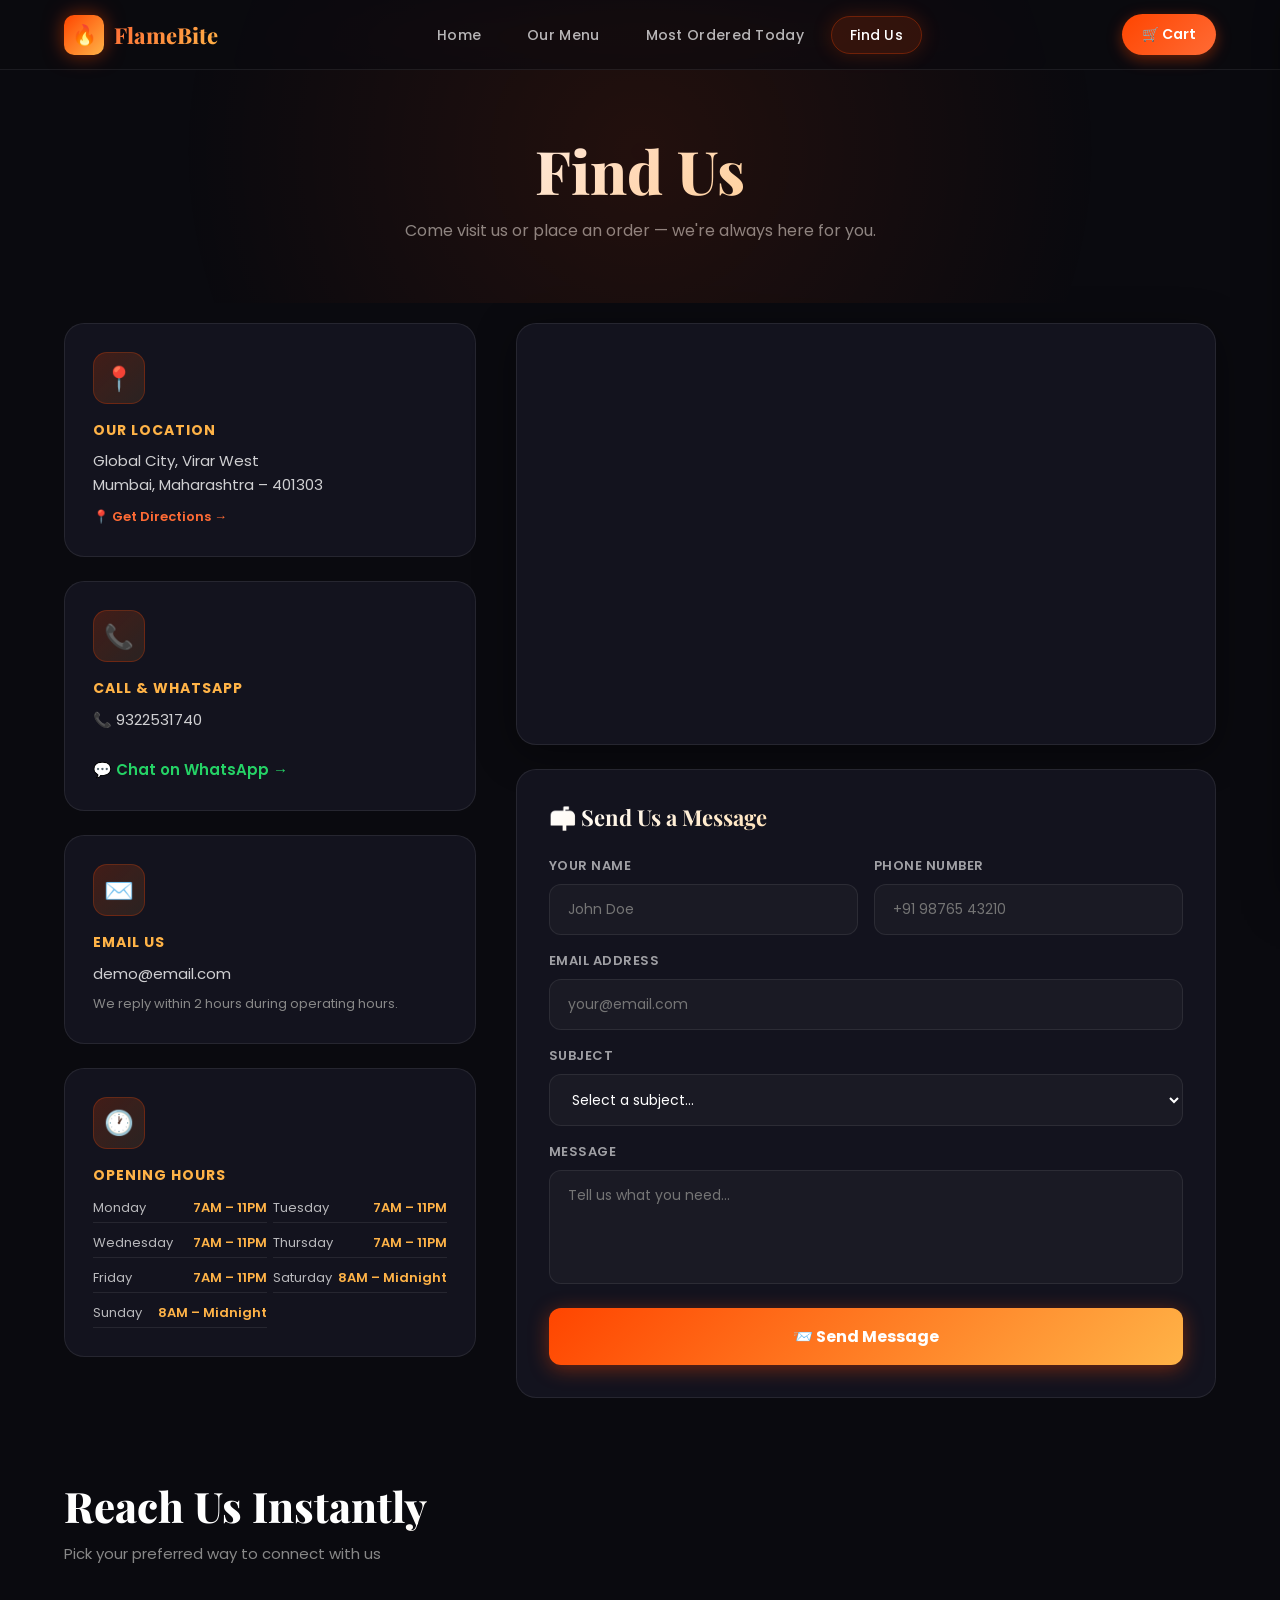
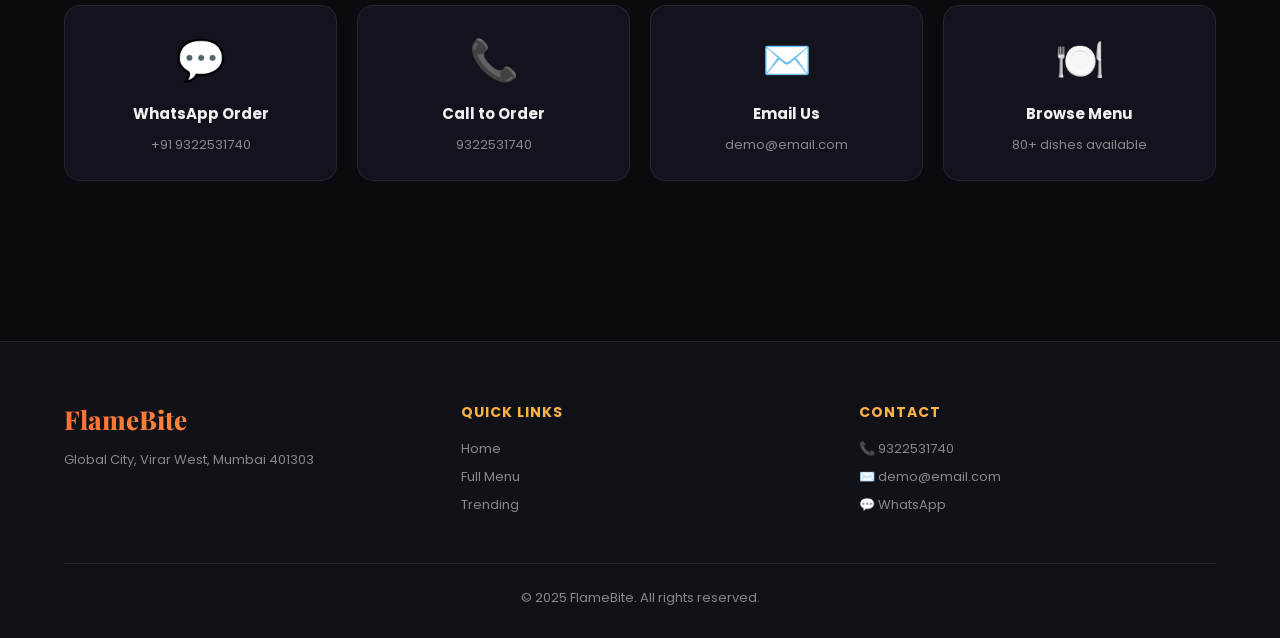
<file: contact.html>
<!DOCTYPE html>
<html lang="en">
<head>
  <meta charset="UTF-8">
  <meta name="viewport" content="width=device-width, initial-scale=1.0">
  <title>Find Us – FlameBite</title>
  <link rel="stylesheet" href="shared.css">
  <style>
    .contact-hero {
      padding: 130px 5% 60px;
      text-align: center;
      position: relative;
      overflow: hidden;
    }

    .contact-hero::before {
      content: '';
      position: absolute;
      top: 0; left: 0; right: 0;
      height: 100%;
      background: radial-gradient(circle at 50% 50%, rgba(255,69,0,0.1) 0%, transparent 70%);
    }

    /* ── CONTACT GRID ── */
    .contact-section {
      padding: 20px 5% 80px;
      display: grid;
      grid-template-columns: 1fr 1.4fr;
      gap: 40px;
      align-items: start;
    }

    .info-panel {
      display: flex;
      flex-direction: column;
      gap: 24px;
    }

    .info-card {
      background: var(--card-bg);
      border: 1px solid var(--glass-border);
      border-radius: 20px;
      padding: 28px;
      transition: all 0.3s ease;
    }

    .info-card:hover {
      border-color: rgba(255,69,0,0.3);
      box-shadow: 0 8px 30px rgba(255,69,0,0.1);
      transform: translateY(-3px);
    }

    .info-icon {
      width: 52px; height: 52px;
      background: linear-gradient(135deg, rgba(255,69,0,0.2), rgba(255,179,71,0.1));
      border: 1px solid rgba(255,69,0,0.25);
      border-radius: 14px;
      display: flex;
      align-items: center;
      justify-content: center;
      font-size: 24px;
      margin-bottom: 16px;
    }

    .info-card h3 {
      font-size: 14px;
      font-weight: 700;
      color: var(--gold);
      text-transform: uppercase;
      letter-spacing: 1px;
      margin-bottom: 8px;
    }

    .info-card p, .info-card a {
      color: rgba(255,255,255,0.8);
      font-size: 15px;
      line-height: 1.6;
      text-decoration: none;
      transition: color 0.2s;
    }

    .info-card a:hover { color: var(--ember); }

    .hours-grid {
      display: grid;
      grid-template-columns: 1fr 1fr;
      gap: 6px;
      margin-top: 4px;
    }

    .hours-row {
      display: flex;
      justify-content: space-between;
      font-size: 13px;
      padding: 4px 0;
      border-bottom: 1px solid var(--glass-border);
      color: rgba(255,255,255,0.7);
    }

    .hours-row span:last-child { color: var(--gold); font-weight: 600; }

    /* ── MAP ── */
    .map-panel {
      display: flex;
      flex-direction: column;
      gap: 24px;
    }

    .map-wrap {
      background: var(--card-bg);
      border: 1px solid var(--glass-border);
      border-radius: 20px;
      overflow: hidden;
      box-shadow: 0 8px 40px rgba(0,0,0,0.4);
    }

    .map-wrap iframe {
      display: block;
      width: 100%;
      height: 420px;
      border: none;
    }

    /* ── CONTACT FORM ── */
    .form-card {
      background: var(--card-bg);
      border: 1px solid var(--glass-border);
      border-radius: 20px;
      padding: 32px;
    }

    .form-card h3 {
      font-family: 'Playfair Display', serif;
      font-size: 22px;
      font-weight: 700;
      margin-bottom: 24px;
      background: linear-gradient(135deg, white, var(--gold));
      -webkit-background-clip: text;
      -webkit-text-fill-color: transparent;
      background-clip: text;
    }

    .form-row {
      display: grid;
      grid-template-columns: 1fr 1fr;
      gap: 16px;
    }

    .form-group {
      display: flex;
      flex-direction: column;
      gap: 8px;
      margin-bottom: 16px;
    }

    .form-group label {
      font-size: 13px;
      font-weight: 600;
      color: rgba(255,255,255,0.6);
      text-transform: uppercase;
      letter-spacing: 0.5px;
    }

    .form-group input,
    .form-group select,
    .form-group textarea {
      padding: 14px 18px;
      background: var(--dark3);
      border: 1px solid var(--glass-border);
      border-radius: 12px;
      color: white;
      font-family: 'Poppins', sans-serif;
      font-size: 14px;
      outline: none;
      transition: all 0.3s;
      resize: none;
    }

    .form-group input:focus,
    .form-group select:focus,
    .form-group textarea:focus {
      border-color: rgba(255,69,0,0.5);
      box-shadow: 0 0 0 3px rgba(255,69,0,0.08);
    }

    .form-group select option { background: var(--dark3); }

    .submit-btn {
      width: 100%;
      padding: 16px;
      background: linear-gradient(135deg, var(--fire), var(--gold));
      border: none;
      border-radius: 12px;
      color: white;
      font-family: 'Poppins', sans-serif;
      font-size: 16px;
      font-weight: 700;
      cursor: pointer;
      transition: all 0.3s;
      box-shadow: 0 4px 20px rgba(255,69,0,0.4);
      margin-top: 8px;
    }

    .submit-btn:hover {
      transform: translateY(-2px);
      box-shadow: 0 8px 30px rgba(255,69,0,0.6);
    }

    /* ── SOCIAL + WHATSAPP ── */
    .social-section {
      padding: 0 5% 80px;
    }

    .social-grid {
      display: grid;
      grid-template-columns: repeat(auto-fit, minmax(200px, 1fr));
      gap: 20px;
    }

    .social-card {
      background: var(--card-bg);
      border: 1px solid var(--glass-border);
      border-radius: 16px;
      padding: 24px;
      text-align: center;
      text-decoration: none;
      color: inherit;
      transition: all 0.3s ease;
      display: block;
    }

    .social-card:hover {
      transform: translateY(-6px);
      box-shadow: 0 12px 40px rgba(0,0,0,0.3);
    }

    .social-card.whatsapp:hover { border-color: #25D366; box-shadow: 0 12px 40px rgba(37,211,102,0.2); }
    .social-card.phone:hover { border-color: var(--ember); box-shadow: 0 12px 40px rgba(255,107,53,0.2); }
    .social-card.email:hover { border-color: #4A90E2; box-shadow: 0 12px 40px rgba(74,144,226,0.2); }

    .social-icon { font-size: 40px; margin-bottom: 12px; }
    .social-card h4 { font-size: 15px; font-weight: 700; margin-bottom: 6px; }
    .social-card span { font-size: 13px; color: var(--muted); }

    @media (max-width: 900px) {
      .contact-section {
        grid-template-columns: 1fr;
      }
      .form-row { grid-template-columns: 1fr; }
    }
  </style>
</head>
<body>

<!-- NAVBAR -->
<nav class="navbar" id="navbar">
  <a href="index.html" class="nav-logo">
    <div class="nav-logo-icon">🔥</div>
    <span class="nav-logo-text">FlameBite</span>
  </a>
  <ul class="nav-links" id="nav-links">
    <li><a href="index.html">Home</a></li>
    <li><a href="menu.html">Our Menu</a></li>
    <li><a href="trending.html">Most Ordered Today</a></li>
    <li><a href="contact.html" class="active">Find Us</a></li>
  </ul>
  <div style="display:flex;align-items:center;gap:12px;">
    <button class="nav-cart-btn" onclick="openCart()">
      🛒 Cart <span class="cart-count" style="display:none">0</span>
    </button>
    <button class="hamburger" id="hamburger"><span></span><span></span><span></span></button>
  </div>
</nav>

<!-- CART PANEL -->
<div class="cart-overlay" id="cart-overlay" onclick="closeCart()"></div>
<div class="cart-panel" id="cart-panel">
  <div class="cart-header">
    <h2>🛒 Your Cart</h2>
    <button class="cart-close" onclick="closeCart()">✕</button>
  </div>
  <div class="cart-items" id="cart-items"></div>
  <div class="cart-footer">
    <div class="cart-total">
      <span>Total Amount</span>
      <strong id="cart-total-amount">₹0</strong>
    </div>
    <button class="checkout-btn" onclick="whatsappOrder('my cart items')">💬 Order via WhatsApp</button>
  </div>
</div>

<!-- HERO -->
<div class="contact-hero">
  <h1 class="section-title" style="font-size:clamp(36px,5vw,60px)">Find Us</h1>
  <p class="section-sub" style="font-size:16px;margin-bottom:0">Come visit us or place an order — we're always here for you.</p>
</div>

<!-- CONTACT SECTION -->
<div class="contact-section">

  <!-- LEFT: INFO CARDS -->
  <div class="info-panel">

    <div class="info-card">
      <div class="info-icon">📍</div>
      <h3>Our Location</h3>
      <p>Global City, Virar West<br>Mumbai, Maharashtra – 401303</p>
      <a href="https://maps.google.com/?q=Global+City+Virar+West+Mumbai" target="_blank" 
         style="color:var(--ember);font-size:13px;font-weight:600;display:inline-flex;align-items:center;gap:6px;margin-top:10px">
        📍 Get Directions →
      </a>
    </div>

    <div class="info-card">
      <div class="info-icon">📞</div>
      <h3>Call & WhatsApp</h3>
      <a href="tel:9322531740">📞 9322531740</a><br><br>
      <a href="https://wa.me/919322531740?text=I want to place an order" target="_blank" 
         style="color:#25D366;font-weight:600;display:inline-flex;align-items:center;gap:6px;">
        💬 Chat on WhatsApp →
      </a>
    </div>

    <div class="info-card">
      <div class="info-icon">✉️</div>
      <h3>Email Us</h3>
      <a href="mailto:demo@email.com">demo@email.com</a>
      <p style="margin-top:8px;font-size:13px;color:var(--muted)">We reply within 2 hours during operating hours.</p>
    </div>

    <div class="info-card">
      <div class="info-icon">🕐</div>
      <h3>Opening Hours</h3>
      <div class="hours-grid">
        <div class="hours-row"><span>Monday</span><span>7AM – 11PM</span></div>
        <div class="hours-row"><span>Tuesday</span><span>7AM – 11PM</span></div>
        <div class="hours-row"><span>Wednesday</span><span>7AM – 11PM</span></div>
        <div class="hours-row"><span>Thursday</span><span>7AM – 11PM</span></div>
        <div class="hours-row"><span>Friday</span><span>7AM – 11PM</span></div>
        <div class="hours-row"><span>Saturday</span><span>8AM – Midnight</span></div>
        <div class="hours-row"><span>Sunday</span><span>8AM – Midnight</span></div>
      </div>
    </div>

  </div>

  <!-- RIGHT: MAP + FORM -->
  <div class="map-panel">

    <!-- GOOGLE MAP - Fixed Embed -->
    <div class="map-wrap">
      <iframe 
        src="https://maps.google.com/maps?q=Virar+West+Mumbai+Maharashtra&t=&z=14&ie=UTF8&iwloc=&output=embed"
        width="100%" 
        height="420" 
        style="border:0;" 
        allowfullscreen="" 
        loading="lazy"
        referrerpolicy="no-referrer-when-downgrade"
        title="FlameBite Location - Virar West, Mumbai">
      </iframe>
    </div>

    <!-- CONTACT FORM -->
    <div class="form-card">
      <h3>📬 Send Us a Message</h3>
      <div class="form-row">
        <div class="form-group">
          <label>Your Name</label>
          <input type="text" id="f-name" placeholder="John Doe">
        </div>
        <div class="form-group">
          <label>Phone Number</label>
          <input type="tel" id="f-phone" placeholder="+91 98765 43210">
        </div>
      </div>
      <div class="form-group">
        <label>Email Address</label>
        <input type="email" id="f-email" placeholder="your@email.com">
      </div>
      <div class="form-group">
        <label>Subject</label>
        <select id="f-subject">
          <option value="">Select a subject...</option>
          <option>Place an Order</option>
          <option>Table Reservation</option>
          <option>Feedback</option>
          <option>Catering Enquiry</option>
          <option>Other</option>
        </select>
      </div>
      <div class="form-group">
        <label>Message</label>
        <textarea id="f-message" rows="4" placeholder="Tell us what you need..."></textarea>
      </div>
      <button class="submit-btn" onclick="handleFormSubmit()">📨 Send Message</button>
    </div>

  </div>
</div>

<!-- SOCIAL / CONTACT QUICK ACCESS -->
<div class="social-section">
  <h2 class="section-title" style="margin-bottom:8px">Reach Us Instantly</h2>
  <p class="section-sub">Pick your preferred way to connect with us</p>
  <div class="social-grid">
    <a href="https://wa.me/919322531740?text=Hello! I would like to place an order." 
       target="_blank" class="social-card whatsapp">
      <div class="social-icon">💬</div>
      <h4>WhatsApp Order</h4>
      <span>+91 9322531740</span>
    </a>
    <a href="tel:9322531740" class="social-card phone">
      <div class="social-icon">📞</div>
      <h4>Call to Order</h4>
      <span>9322531740</span>
    </a>
    <a href="mailto:demo@email.com" class="social-card email">
      <div class="social-icon">✉️</div>
      <h4>Email Us</h4>
      <span>demo@email.com</span>
    </a>
    <a href="menu.html" class="social-card" style="hover:border-color:var(--gold)">
      <div class="social-icon">🍽️</div>
      <h4>Browse Menu</h4>
      <span>80+ dishes available</span>
    </a>
  </div>
</div>

<!-- FOOTER -->
<footer class="footer">
  <div class="footer-grid">
    <div class="footer-brand">
      <span class="nav-logo-text">FlameBite</span>
      <p>Global City, Virar West, Mumbai 401303</p>
    </div>
    <div class="footer-col">
      <h4>Quick Links</h4>
      <a href="index.html">Home</a>
      <a href="menu.html">Full Menu</a>
      <a href="trending.html">Trending</a>
    </div>
    <div class="footer-col">
      <h4>Contact</h4>
      <a href="tel:9322531740">📞 9322531740</a>
      <a href="mailto:demo@email.com">✉️ demo@email.com</a>
      <a href="https://wa.me/919322531740" target="_blank">💬 WhatsApp</a>
    </div>
  </div>
  <div class="footer-bottom">© 2025 FlameBite. All rights reserved.</div>
</footer>

<script src="shared.js"></script>
<script>
function handleFormSubmit() {
  const name = document.getElementById('f-name').value.trim();
  const phone = document.getElementById('f-phone').value.trim();
  const subject = document.getElementById('f-subject').value;
  const msg = document.getElementById('f-message').value.trim();

  if (!name || !msg) {
    showToast('⚠️ Please fill in your name and message');
    return;
  }

  // Send via WhatsApp
  const waMsg = encodeURIComponent(
    `Hello FlameBite!\n\nName: ${name}\nPhone: ${phone || 'N/A'}\nSubject: ${subject || 'General'}\n\nMessage: ${msg}`
  );
  window.open(`https://wa.me/919322531740?text=${waMsg}`, '_blank');
  showToast('✅ Opening WhatsApp to send your message!');
}
</script>
</body>
</html>
</file>
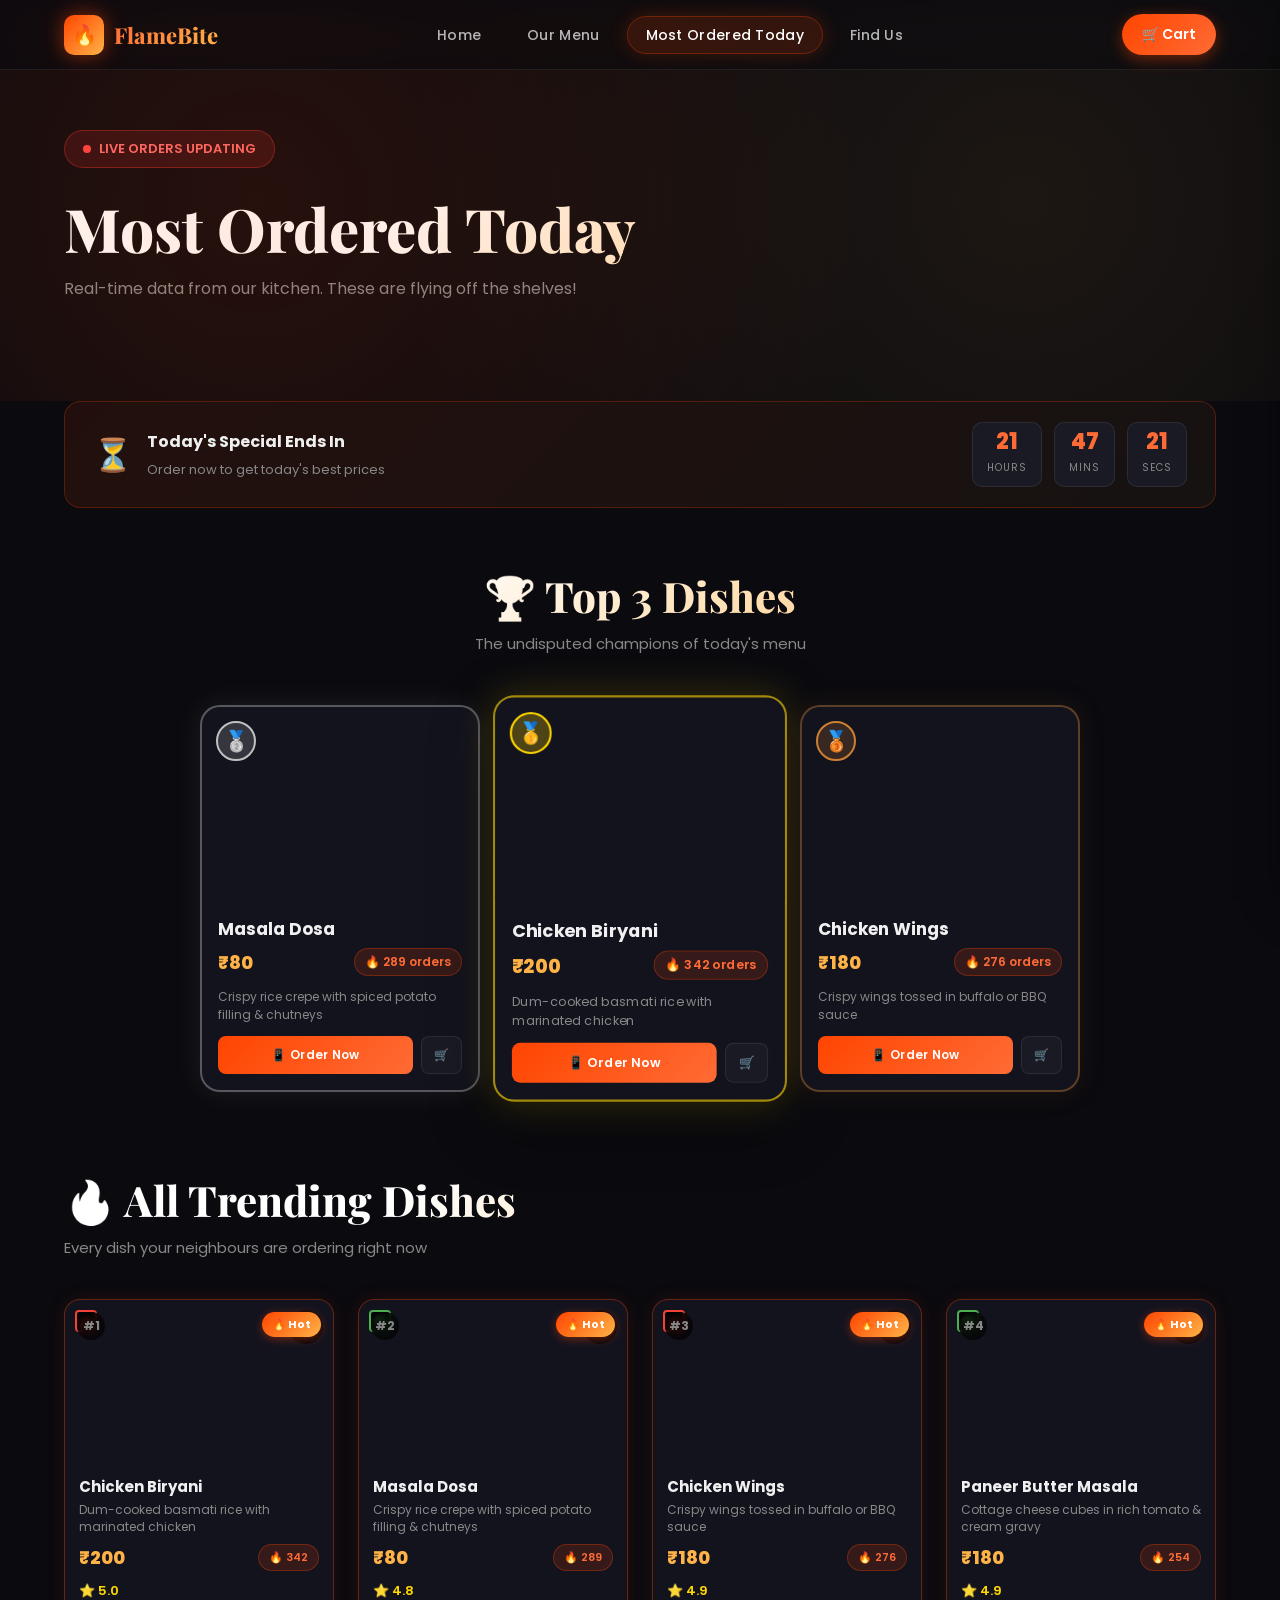
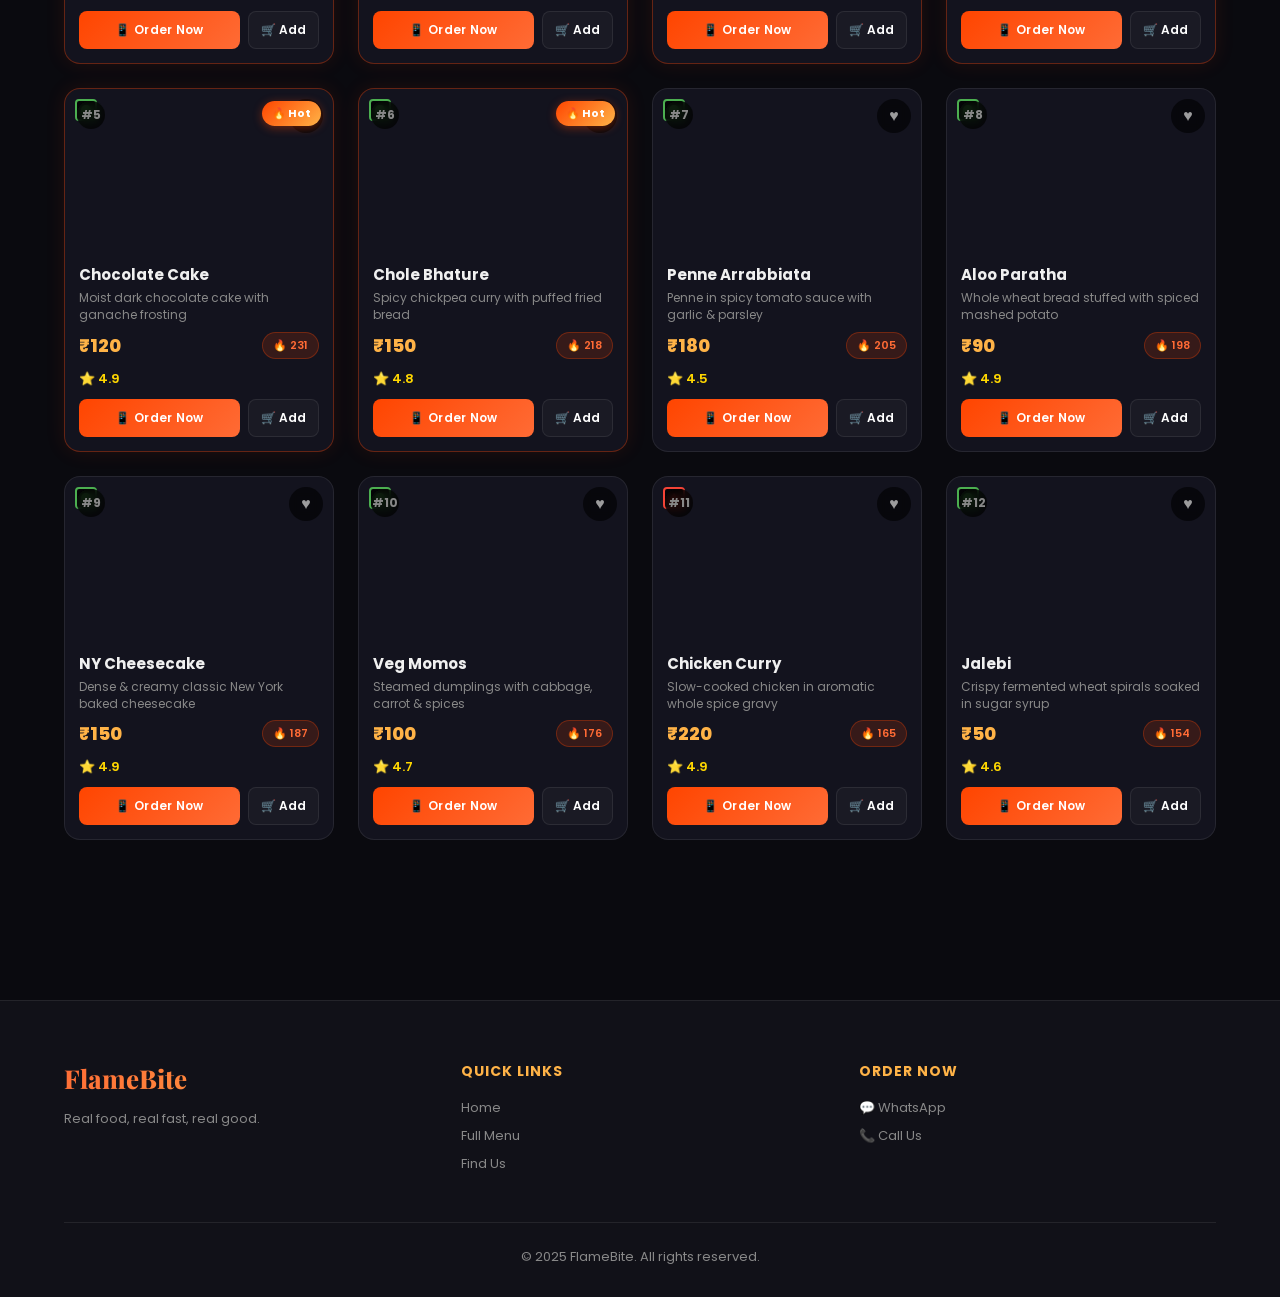
<file: trending.html>
<!DOCTYPE html>
<html lang="en">
<head>
  <meta charset="UTF-8">
  <meta name="viewport" content="width=device-width, initial-scale=1.0">
  <title>Most Ordered Today – FlameBite</title>
  <link rel="stylesheet" href="shared.css">
  <style>
    .trending-hero {
      padding: 130px 5% 60px;
      position: relative;
      overflow: hidden;
    }

    .trending-hero::before {
      content: '';
      position: absolute;
      top: 0; left: 0; right: 0;
      height: 100%;
      background:
        radial-gradient(circle at 20% 50%, rgba(255,69,0,0.12) 0%, transparent 60%),
        radial-gradient(circle at 80% 50%, rgba(255,179,71,0.08) 0%, transparent 60%);
      pointer-events: none;
    }

    .live-badge {
      display: inline-flex;
      align-items: center;
      gap: 8px;
      background: rgba(255,50,50,0.15);
      border: 1px solid rgba(255,50,50,0.35);
      padding: 8px 18px;
      border-radius: 30px;
      font-size: 13px;
      color: #FF6B6B;
      font-weight: 600;
      margin-bottom: 20px;
    }

    .live-dot {
      width: 8px; height: 8px;
      background: #FF4444;
      border-radius: 50%;
      animation: livePulse 1s ease-in-out infinite;
    }

    @keyframes livePulse {
      0%, 100% { opacity: 1; transform: scale(1); }
      50% { opacity: 0.5; transform: scale(0.8); }
    }

    /* ── TOP 3 PODIUM ── */
    .podium-section {
      padding: 20px 5% 60px;
    }

    .podium-label {
      text-align: center;
      margin-bottom: 50px;
    }

    .podium-grid {
      display: flex;
      gap: 20px;
      align-items: flex-end;
      justify-content: center;
      max-width: 900px;
      margin: 0 auto;
      flex-wrap: wrap;
    }

    .podium-card {
      flex: 1;
      min-width: 220px;
      max-width: 280px;
      background: var(--card-bg);
      border-radius: 20px;
      overflow: hidden;
      position: relative;
      transition: all 0.4s cubic-bezier(0.34, 1.56, 0.64, 1);
      cursor: pointer;
    }

    .podium-card:hover {
      transform: translateY(-12px) scale(1.02);
    }

    .podium-card.rank-1 {
      border: 2px solid rgba(255,215,0,0.6);
      box-shadow: 0 0 40px rgba(255,215,0,0.2), 0 20px 60px rgba(0,0,0,0.4);
      transform: scale(1.05);
    }

    .podium-card.rank-1:hover {
      transform: translateY(-12px) scale(1.07);
    }

    .podium-card.rank-2 {
      border: 2px solid rgba(192,192,192,0.4);
      box-shadow: 0 0 30px rgba(192,192,192,0.1);
    }

    .podium-card.rank-3 {
      border: 2px solid rgba(205,127,50,0.4);
      box-shadow: 0 0 30px rgba(205,127,50,0.1);
    }

    .rank-badge {
      position: absolute;
      top: 14px;
      left: 14px;
      width: 40px; height: 40px;
      border-radius: 50%;
      display: flex;
      align-items: center;
      justify-content: center;
      font-size: 20px;
      z-index: 3;
      backdrop-filter: blur(4px);
    }

    .rank-1 .rank-badge { background: rgba(255,215,0,0.25); border: 2px solid gold; }
    .rank-2 .rank-badge { background: rgba(192,192,192,0.2); border: 2px solid silver; }
    .rank-3 .rank-badge { background: rgba(205,127,50,0.2); border: 2px solid #CD7F32; }

    .podium-img-wrap {
      position: relative;
      padding-top: 70%;
      overflow: hidden;
    }

    .podium-img-wrap img {
      position: absolute;
      inset: 0;
      width: 100%; height: 100%;
      object-fit: cover;
      transition: transform 0.6s ease;
    }

    .podium-card:hover .podium-img-wrap img { transform: scale(1.1); }

    .podium-img-wrap::after {
      content: '';
      position: absolute;
      bottom: 0; left: 0; right: 0;
      height: 50%;
      background: linear-gradient(transparent, var(--card-bg));
    }

    .podium-body { padding: 16px; }

    .podium-name {
      font-size: 17px;
      font-weight: 700;
      margin-bottom: 6px;
    }

    .podium-meta {
      display: flex;
      justify-content: space-between;
      align-items: center;
      margin-bottom: 12px;
    }

    .podium-price { color: var(--gold); font-weight: 800; font-size: 18px; }

    .orders-count {
      background: rgba(255,69,0,0.15);
      border: 1px solid rgba(255,69,0,0.3);
      padding: 4px 10px;
      border-radius: 20px;
      font-size: 12px;
      color: var(--ember);
      font-weight: 600;
    }

    .podium-actions {
      display: flex;
      gap: 8px;
    }

    /* ── TRENDING GRID ── */
    .trending-section {
      padding: 20px 5% 80px;
    }

    .trending-grid {
      display: grid;
      grid-template-columns: repeat(auto-fill, minmax(230px, 1fr));
      gap: 24px;
    }

    .trending-card {
      position: relative;
      background: var(--card-bg);
      border: 1px solid var(--glass-border);
      border-radius: var(--radius);
      overflow: hidden;
      transition: all 0.4s cubic-bezier(0.34, 1.56, 0.64, 1);
      cursor: pointer;
    }

    .trending-card:hover {
      transform: translateY(-8px);
      border-color: rgba(255,69,0,0.4);
      box-shadow: 0 20px 60px rgba(255,69,0,0.2);
    }

    .trending-card.hot-item {
      border-color: rgba(255,69,0,0.35);
      box-shadow: 0 0 20px rgba(255,69,0,0.1);
    }

    .hot-label {
      position: absolute;
      top: 12px;
      right: 12px;
      background: linear-gradient(135deg, var(--fire), var(--gold));
      padding: 4px 10px;
      border-radius: 20px;
      font-size: 11px;
      font-weight: 700;
      color: white;
      z-index: 3;
      box-shadow: 0 2px 10px rgba(255,69,0,0.4);
    }

    .trend-rank {
      position: absolute;
      top: 12px;
      left: 12px;
      background: rgba(0,0,0,0.7);
      width: 28px; height: 28px;
      border-radius: 50%;
      display: flex;
      align-items: center;
      justify-content: center;
      font-size: 12px;
      font-weight: 700;
      color: var(--muted);
      z-index: 3;
      backdrop-filter: blur(4px);
    }

    .trending-card .card-img-wrap { padding-top: 60%; }

    /* Timer strip */
    .timer-strip {
      margin: 0 5% 40px;
      background: linear-gradient(135deg, rgba(255,69,0,0.1), rgba(255,179,71,0.05));
      border: 1px solid rgba(255,69,0,0.25);
      border-radius: 16px;
      padding: 20px 28px;
      display: flex;
      align-items: center;
      justify-content: space-between;
      flex-wrap: wrap;
      gap: 20px;
    }

    .timer-left {
      display: flex;
      align-items: center;
      gap: 14px;
    }

    .timer-icon { font-size: 32px; }

    .timer-text h3 { font-size: 16px; font-weight: 700; margin-bottom: 2px; }
    .timer-text span { font-size: 13px; color: var(--muted); }

    .countdown {
      display: flex;
      gap: 12px;
    }

    .count-box {
      background: var(--dark3);
      border: 1px solid var(--glass-border);
      border-radius: 10px;
      padding: 8px 14px;
      text-align: center;
      min-width: 55px;
    }

    .count-num {
      display: block;
      font-size: 22px;
      font-weight: 800;
      color: var(--ember);
      line-height: 1;
    }

    .count-label { font-size: 10px; color: var(--muted); text-transform: uppercase; letter-spacing: 1px; }

    @media (max-width: 768px) {
      .podium-grid { flex-direction: column; align-items: center; }
      .podium-card { max-width: 100%; width: 100%; }
      .podium-card.rank-1 { transform: none; order: -1; }
      .timer-strip { flex-direction: column; }
    }
  </style>
</head>
<body>

<!-- NAVBAR -->
<nav class="navbar" id="navbar">
  <a href="index.html" class="nav-logo">
    <div class="nav-logo-icon">🔥</div>
    <span class="nav-logo-text">FlameBite</span>
  </a>
  <ul class="nav-links" id="nav-links">
    <li><a href="index.html">Home</a></li>
    <li><a href="menu.html">Our Menu</a></li>
    <li><a href="trending.html" class="active">Most Ordered Today</a></li>
    <li><a href="contact.html">Find Us</a></li>
  </ul>
  <div style="display:flex;align-items:center;gap:12px;">
    <button class="nav-cart-btn" onclick="openCart()">
      🛒 Cart <span class="cart-count" style="display:none">0</span>
    </button>
    <button class="hamburger" id="hamburger"><span></span><span></span><span></span></button>
  </div>
</nav>

<!-- CART PANEL -->
<div class="cart-overlay" id="cart-overlay" onclick="closeCart()"></div>
<div class="cart-panel" id="cart-panel">
  <div class="cart-header">
    <h2>🛒 Your Cart</h2>
    <button class="cart-close" onclick="closeCart()">✕</button>
  </div>
  <div class="cart-items" id="cart-items"></div>
  <div class="cart-footer">
    <div class="cart-total">
      <span>Total Amount</span>
      <strong id="cart-total-amount">₹0</strong>
    </div>
    <button class="checkout-btn" onclick="whatsappOrder('my cart items')">💬 Order via WhatsApp</button>
  </div>
</div>

<!-- HERO -->
<div class="trending-hero">
  <div class="live-badge">
    <div class="live-dot"></div>
    LIVE ORDERS UPDATING
  </div>
  <h1 class="section-title" style="font-size:clamp(36px,5vw,60px)">Most Ordered Today</h1>
  <p class="section-sub" style="font-size:16px">Real-time data from our kitchen. These are flying off the shelves!</p>
</div>

<!-- TIMER STRIP -->
<div class="timer-strip">
  <div class="timer-left">
    <div class="timer-icon">⏳</div>
    <div class="timer-text">
      <h3>Today's Special Ends In</h3>
      <span>Order now to get today's best prices</span>
    </div>
  </div>
  <div class="countdown">
    <div class="count-box"><span class="count-num" id="cd-h">08</span><span class="count-label">Hours</span></div>
    <div class="count-box"><span class="count-num" id="cd-m">34</span><span class="count-label">Mins</span></div>
    <div class="count-box"><span class="count-num" id="cd-s">52</span><span class="count-label">Secs</span></div>
  </div>
</div>

<!-- TOP 3 PODIUM -->
<div class="podium-section">
  <div class="podium-label">
    <h2 class="section-title">🏆 Top 3 Dishes</h2>
    <p class="section-sub">The undisputed champions of today's menu</p>
  </div>
  <div class="podium-grid" id="podium-grid"></div>
</div>

<!-- FULL TRENDING GRID -->
<div class="trending-section">
  <h2 class="section-title" style="margin-bottom:8px">🔥 All Trending Dishes</h2>
  <p class="section-sub">Every dish your neighbours are ordering right now</p>
  <div class="trending-grid" id="trending-grid"></div>
</div>

<!-- FOOTER -->
<footer class="footer">
  <div class="footer-grid">
    <div class="footer-brand">
      <span class="nav-logo-text">FlameBite</span>
      <p>Real food, real fast, real good.</p>
    </div>
    <div class="footer-col">
      <h4>Quick Links</h4>
      <a href="index.html">Home</a>
      <a href="menu.html">Full Menu</a>
      <a href="contact.html">Find Us</a>
    </div>
    <div class="footer-col">
      <h4>Order Now</h4>
      <a href="https://wa.me/919322531740" target="_blank">💬 WhatsApp</a>
      <a href="tel:9322531740">📞 Call Us</a>
    </div>
  </div>
  <div class="footer-bottom">© 2025 FlameBite. All rights reserved.</div>
</footer>

<script src="shared.js"></script>
<script>
// Countdown timer
function updateCountdown() {
  const now = new Date();
  const midnight = new Date(now);
  midnight.setHours(23, 59, 59, 0);
  const diff = midnight - now;
  const h = Math.floor(diff / 3600000);
  const m = Math.floor((diff % 3600000) / 60000);
  const s = Math.floor((diff % 60000) / 1000);
  document.getElementById('cd-h').textContent = String(h).padStart(2,'0');
  document.getElementById('cd-m').textContent = String(m).padStart(2,'0');
  document.getElementById('cd-s').textContent = String(s).padStart(2,'0');
}
updateCountdown();
setInterval(updateCountdown, 1000);

// Top 3 podium
const top3 = trendingDishes.slice(0,3);
const ranks = ['🥇', '🥈', '🥉'];
const rankClass = ['rank-1', 'rank-2', 'rank-3'];

// Show rank-2 first, rank-1 center, rank-3 last
const podiumOrder = [1, 0, 2];

document.getElementById('podium-grid').innerHTML = podiumOrder.map(idx => {
  const d = top3[idx];
  const isFav = favorites.includes(d.id);
  return `
    <div class="podium-card ${rankClass[idx]}">
      <div class="rank-badge">${ranks[idx]}</div>
      <div class="podium-img-wrap">
        <img src="${d.img}" alt="${d.name}" 
          onerror="this.src='https://images.unsplash.com/photo-1546069901-ba9599a7e63c?auto=format&fit=crop&w=500&q=80'"
          loading="lazy">
      </div>
      <div class="podium-body">
        <div class="podium-name">${d.name}</div>
        <div class="podium-meta">
          <div class="podium-price">₹${d.price}</div>
          <div class="orders-count">🔥 ${d.orders} orders</div>
        </div>
        <div style="font-size:12px;color:var(--muted);margin-bottom:12px">${d.desc}</div>
        <div class="podium-actions">
          <button class="btn-order" style="flex:1" onclick="whatsappOrder('${d.name}')">📱 Order Now</button>
          <button class="btn-cart" onclick='addToCart(${JSON.stringify(d)})'>🛒</button>
        </div>
      </div>
    </div>
  `;
}).join('');

// Full trending grid (items 4+)
document.getElementById('trending-grid').innerHTML = trendingDishes.map((d, i) => {
  const isFav = favorites.includes(d.id);
  const isHot = i < 6;
  return `
    <div class="trending-card ${isHot ? 'hot-item' : ''}">
      <div class="trend-rank">#${i+1}</div>
      ${isHot ? '<div class="hot-label">🔥 Hot</div>' : ''}
      <div class="card-img-wrap">
        <img src="${d.img}" alt="${d.name}"
          onerror="this.src='https://images.unsplash.com/photo-1546069901-ba9599a7e63c?auto=format&fit=crop&w=500&q=80'"
          loading="lazy">
        <div class="card-badge ${d.type}"></div>
        <button class="fav-btn ${isFav ? 'active' : ''}" data-fav="${d.id}" onclick="toggleFav('${d.id}')">♥</button>
      </div>
      <div class="card-body">
        <div class="card-name">${d.name}</div>
        <div class="card-desc">${d.desc}</div>
        <div class="card-meta">
          <div class="card-price">₹${d.price}</div>
          <div class="orders-count" style="font-size:11px;">🔥 ${d.orders}</div>
        </div>
        <div class="card-rating" style="margin-bottom:10px">⭐ ${d.rating}</div>
        <div class="card-actions">
          <button class="btn-order" onclick="whatsappOrder('${d.name}')">📱 Order Now</button>
          <button class="btn-cart" onclick='addToCart(${JSON.stringify(d)})'>🛒 Add</button>
        </div>
      </div>
    </div>
  `;
}).join('');
</script>
</body>
</html>
</file>
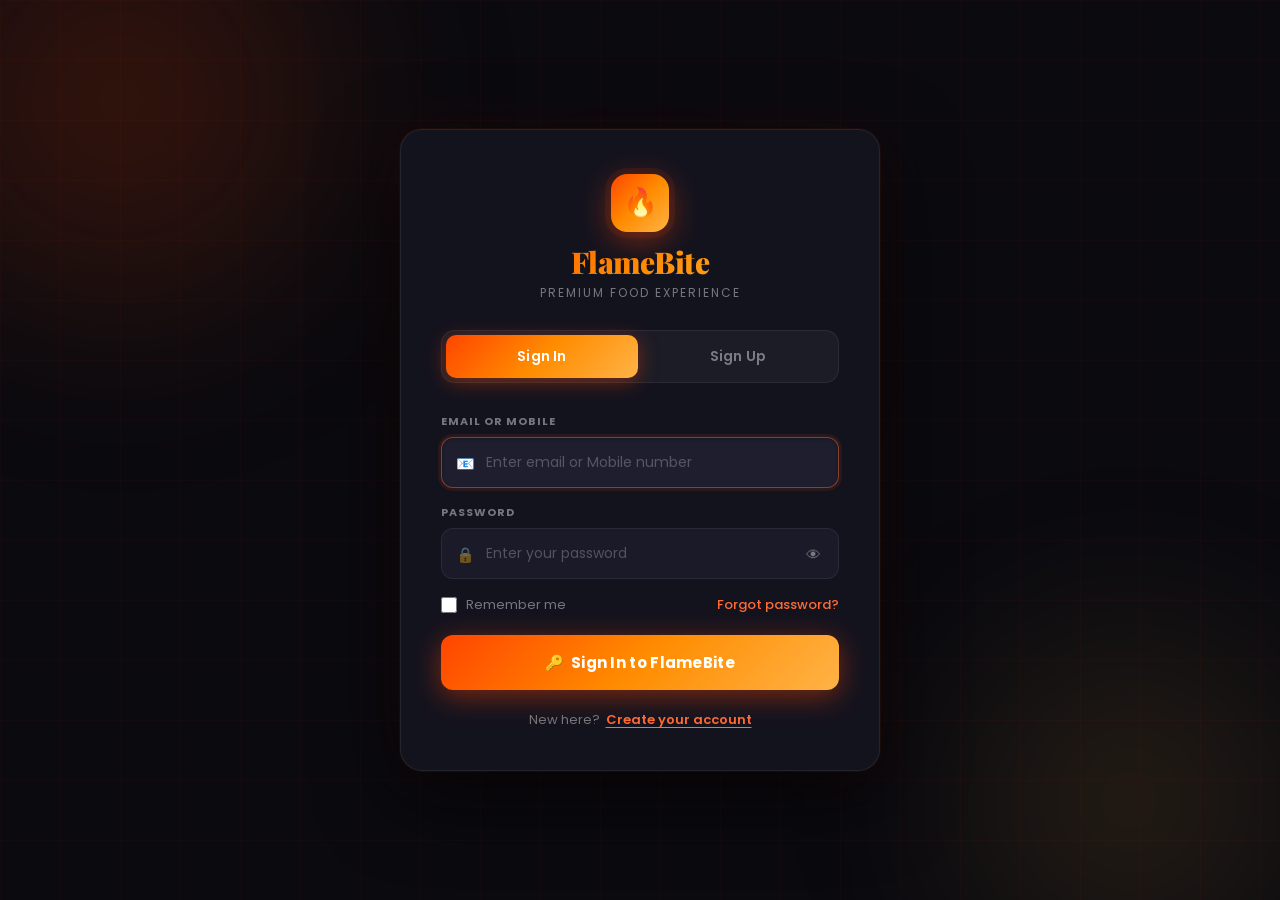
<file: frontend/auth.html>
<!DOCTYPE html>
<html lang="en">
<head>
<meta charset="UTF-8">
<meta name="viewport" content="width=device-width, initial-scale=1.0">
<title>FlameBite – Login & Sign Up</title>
<link rel="preconnect" href="https://fonts.googleapis.com">
<link rel="preconnect" href="https://fonts.gstatic.com" crossorigin>
<link href="https://fonts.googleapis.com/css2?family=Playfair+Display:wght@700;800;900&family=Poppins:wght@300;400;500;600;700&display=swap" rel="stylesheet">

<style>
/* ═══════════════════════════════════════════
   ROOT TOKENS
═══════════════════════════════════════════ */
:root {
  --bg:          #0A0A0F;
  --bg2:         #0f0f17;
  --card:        #13131E;
  --card2:       #1a1a28;
  --fire:        #FF4500;
  --ember:       #FF6B35;
  --gold:        #FFB347;
  --grad:        linear-gradient(135deg, #FF4500, #FF8C00, #FFB347);
  --grad-soft:   linear-gradient(135deg, rgba(255,69,0,.18), rgba(255,179,71,.08));
  --border:      rgba(255,255,255,.07);
  --border-hot:  rgba(255,107,53,.45);
  --text:        #F2F2F2;
  --muted:       rgba(255,255,255,.42);
  --veg:         #4CAF50;
  --radius:      22px;
  --radius-sm:   12px;
}

/* ═══════════════════════════════════════════
   RESET & BASE
═══════════════════════════════════════════ */
*, *::before, *::after { box-sizing: border-box; margin: 0; padding: 0; }
html { scroll-behavior: smooth; }

body {
  font-family: 'Poppins', sans-serif;
  background: var(--bg);
  color: var(--text);
  min-height: 100vh;
  display: flex;
  align-items: center;
  justify-content: center;
  padding: 20px;
  overflow-x: hidden;
  position: relative;
}

/* ═══════════════════════════════════════════
   ATMOSPHERIC BACKGROUND
═══════════════════════════════════════════ */
.bg-scene {
  position: fixed;
  inset: 0;
  pointer-events: none;
  z-index: 0;
  overflow: hidden;
}

/* Large radial blobs */
.blob {
  position: absolute;
  border-radius: 50%;
  filter: blur(80px);
  opacity: 0;
  animation: blobIn 1.4s ease forwards;
}
.blob-1 {
  width: 600px; height: 600px;
  background: radial-gradient(circle, rgba(255,69,0,.22) 0%, transparent 70%);
  top: -200px; left: -180px;
  animation-delay: .1s;
}
.blob-2 {
  width: 500px; height: 500px;
  background: radial-gradient(circle, rgba(255,179,71,.14) 0%, transparent 70%);
  bottom: -150px; right: -100px;
  animation-delay: .3s;
}
.blob-3 {
  width: 350px; height: 350px;
  background: radial-gradient(circle, rgba(255,107,53,.1) 0%, transparent 70%);
  top: 40%; left: 50%;
  transform: translate(-50%, -50%);
  animation-delay: .5s;
}
@keyframes blobIn {
  to { opacity: 1; }
}

/* Floating ember particles */
.sparks {
  position: absolute;
  inset: 0;
}
.spark {
  position: absolute;
  width: 3px; height: 3px;
  border-radius: 50%;
  background: var(--gold);
  animation: sparkFloat linear infinite;
  opacity: 0;
}
@keyframes sparkFloat {
  0%   { transform: translateY(0) scale(1);   opacity: 0; }
  10%  { opacity: .8; }
  90%  { opacity: .3; }
  100% { transform: translateY(-110vh) scale(.3); opacity: 0; }
}

/* Grid overlay */
.grid-overlay {
  position: absolute;
  inset: 0;
  background-image:
    linear-gradient(rgba(255,69,0,.03) 1px, transparent 1px),
    linear-gradient(90deg, rgba(255,69,0,.03) 1px, transparent 1px);
  background-size: 60px 60px;
}

/* ═══════════════════════════════════════════
   CARD WRAPPER
═══════════════════════════════════════════ */
.auth-card {
  position: relative;
  z-index: 10;
  width: 100%;
  max-width: 480px;
  background: var(--card);
  border: 1px solid var(--border);
  border-radius: var(--radius);
  padding: 44px 40px 40px;
  box-shadow:
    0 0 0 1px rgba(255,69,0,.06),
    0 24px 80px rgba(0,0,0,.7),
    0 0 60px rgba(255,69,0,.08);

  opacity: 0;
  transform: translateY(32px) scale(.97);
  animation: cardReveal .65s cubic-bezier(.34,1.36,.64,1) .2s forwards;
}

@keyframes cardReveal {
  to { opacity: 1; transform: translateY(0) scale(1); }
}

/* hot glow ring on card */
.auth-card::before {
  content: '';
  position: absolute;
  inset: -1px;
  border-radius: calc(var(--radius) + 1px);
  background: linear-gradient(135deg, rgba(255,69,0,.35), transparent 50%, rgba(255,179,71,.15));
  z-index: -1;
  opacity: 0;
  transition: opacity .4s;
}
.auth-card:hover::before { opacity: 1; }

/* ═══════════════════════════════════════════
   LOGO
═══════════════════════════════════════════ */
.logo-wrap {
  text-align: center;
  margin-bottom: 28px;
  opacity: 0;
  animation: fadeUp .5s ease .45s forwards;
}

.logo-flame {
  display: inline-flex;
  align-items: center;
  justify-content: center;
  width: 58px; height: 58px;
  border-radius: 16px;
  background: var(--grad);
  font-size: 28px;
  margin-bottom: 10px;
  box-shadow: 0 8px 32px rgba(255,69,0,.45), 0 0 0 6px rgba(255,69,0,.08);
  animation: flamePulse 2.5s ease-in-out infinite 1s;
}
@keyframes flamePulse {
  0%, 100% { box-shadow: 0 8px 32px rgba(255,69,0,.45), 0 0 0 6px rgba(255,69,0,.08); }
  50%       { box-shadow: 0 8px 48px rgba(255,69,0,.7), 0 0 0 10px rgba(255,69,0,.12); }
}

.logo-text {
  font-family: 'Playfair Display', serif;
  font-size: 30px;
  font-weight: 900;
  letter-spacing: -.5px;
  background: var(--grad);
  -webkit-background-clip: text;
  -webkit-text-fill-color: transparent;
  background-clip: text;
  display: block;
}

.logo-sub {
  font-size: 12px;
  color: var(--muted);
  font-weight: 400;
  letter-spacing: 2px;
  text-transform: uppercase;
  margin-top: 2px;
}

/* ═══════════════════════════════════════════
   TABS
═══════════════════════════════════════════ */
.tabs {
  display: grid;
  grid-template-columns: 1fr 1fr;
  gap: 4px;
  background: rgba(255,255,255,.04);
  border: 1px solid var(--border);
  border-radius: 14px;
  padding: 4px;
  margin-bottom: 30px;
  opacity: 0;
  animation: fadeUp .5s ease .55s forwards;
}

.tab-btn {
  padding: 11px;
  border: none;
  border-radius: 10px;
  font-family: 'Poppins', sans-serif;
  font-size: 14px;
  font-weight: 600;
  cursor: pointer;
  transition: all .35s cubic-bezier(.34,1.56,.64,1);
  position: relative;
  overflow: hidden;
  color: var(--muted);
  background: transparent;
  letter-spacing: .2px;
}

.tab-btn.active {
  background: var(--grad);
  color: #fff;
  box-shadow: 0 4px 20px rgba(255,69,0,.4);
}

.tab-btn:not(.active):hover {
  color: rgba(255,255,255,.7);
  background: rgba(255,255,255,.05);
}

/* ripple */
.tab-btn::after {
  content: '';
  position: absolute;
  inset: 0;
  background: radial-gradient(circle at center, rgba(255,255,255,.15), transparent 70%);
  opacity: 0;
  transition: opacity .3s;
}
.tab-btn:active::after { opacity: 1; }

/* ═══════════════════════════════════════════
   ERROR BOX
═══════════════════════════════════════════ */
.error-box {
  display: none;
  align-items: flex-start;
  gap: 10px;
  background: rgba(255,50,50,.1);
  border: 1px solid rgba(255,80,80,.3);
  border-radius: var(--radius-sm);
  padding: 12px 15px;
  margin-bottom: 18px;
  animation: shake .4s ease;
}
.error-box.show { display: flex; }
@keyframes shake {
  0%,100% { transform: translateX(0); }
  20%      { transform: translateX(-6px); }
  40%      { transform: translateX(6px); }
  60%      { transform: translateX(-4px); }
  80%      { transform: translateX(4px); }
}
.error-icon { font-size: 16px; flex-shrink: 0; margin-top: 1px; }
.error-text { font-size: 13px; color: #ff9090; line-height: 1.5; }

/* ═══════════════════════════════════════════
   SUCCESS BOX
═══════════════════════════════════════════ */
.success-box {
  display: none;
  align-items: flex-start;
  gap: 10px;
  background: rgba(76,175,80,.1);
  border: 1px solid rgba(76,175,80,.3);
  border-radius: var(--radius-sm);
  padding: 12px 15px;
  margin-bottom: 18px;
}
.success-box.show { display: flex; }
.success-text { font-size: 13px; color: #88e88c; line-height: 1.5; }

/* ═══════════════════════════════════════════
   FORMS
═══════════════════════════════════════════ */
.form-panel { display: none; }
.form-panel.active {
  display: block;
  animation: formIn .4s cubic-bezier(.34,1.2,.64,1);
}
@keyframes formIn {
  from { opacity: 0; transform: translateX(14px); }
  to   { opacity: 1; transform: translateX(0); }
}

.field-group { margin-bottom: 16px; }

.field-label {
  display: block;
  font-size: 11px;
  font-weight: 700;
  color: var(--muted);
  text-transform: uppercase;
  letter-spacing: 1px;
  margin-bottom: 7px;
}

.field-wrap {
  position: relative;
}

.field-icon {
  position: absolute;
  left: 15px;
  top: 50%;
  transform: translateY(-50%);
  font-size: 15px;
  color: var(--muted);
  pointer-events: none;
  transition: color .25s;
}

.field-input {
  width: 100%;
  padding: 14px 16px 14px 44px;
  background: var(--card2);
  border: 1px solid var(--border);
  border-radius: var(--radius-sm);
  color: var(--text);
  font-family: 'Poppins', sans-serif;
  font-size: 14px;
  font-weight: 400;
  outline: none;
  transition: all .3s;
  appearance: none;
  -webkit-appearance: none;
}

.field-input::placeholder { color: rgba(255,255,255,.25); }

.field-input:hover {
  border-color: rgba(255,255,255,.14);
  background: #1e1e2e;
}

.field-input:focus {
  border-color: var(--border-hot);
  background: #1e1e2e;
  box-shadow: 0 0 0 3px rgba(255,69,0,.1), inset 0 1px 3px rgba(0,0,0,.3);
}

.field-wrap:focus-within .field-icon { color: var(--ember); }

/* Eye toggle for password */
.eye-toggle {
  position: absolute;
  right: 14px;
  top: 50%;
  transform: translateY(-50%);
  background: none;
  border: none;
  color: var(--muted);
  cursor: pointer;
  font-size: 15px;
  padding: 4px;
  transition: color .2s;
  line-height: 1;
}
.eye-toggle:hover { color: var(--ember); }

/* two-col row */
.field-row {
  display: grid;
  grid-template-columns: 1fr 1fr;
  gap: 12px;
}

/* ═══════════════════════════════════════════
   SUBMIT BUTTON
═══════════════════════════════════════════ */
.btn-submit {
  width: 100%;
  padding: 16px;
  margin-top: 6px;
  border: none;
  border-radius: var(--radius-sm);
  background: var(--grad);
  color: #fff;
  font-family: 'Poppins', sans-serif;
  font-size: 15px;
  font-weight: 700;
  letter-spacing: .3px;
  cursor: pointer;
  position: relative;
  overflow: hidden;
  transition: all .3s;
  box-shadow: 0 6px 28px rgba(255,69,0,.45);
}

.btn-submit:hover {
  transform: translateY(-2px);
  box-shadow: 0 10px 36px rgba(255,69,0,.6);
  filter: brightness(1.08);
}

.btn-submit:active {
  transform: translateY(0) scale(.98);
}

/* shimmer sweep on hover */
.btn-submit::before {
  content: '';
  position: absolute;
  top: 0; left: -100%;
  width: 60%;
  height: 100%;
  background: linear-gradient(90deg, transparent, rgba(255,255,255,.18), transparent);
  transition: left .5s ease;
}
.btn-submit:hover::before { left: 160%; }

/* loading state */
.btn-submit.loading {
  pointer-events: none;
  opacity: .85;
}
.btn-submit.loading .btn-label { opacity: 0; }
.btn-submit.loading::after {
  content: '';
  position: absolute;
  width: 20px; height: 20px;
  border: 2.5px solid rgba(255,255,255,.3);
  border-top-color: #fff;
  border-radius: 50%;
  top: 50%; left: 50%;
  transform: translate(-50%,-50%);
  animation: spin .7s linear infinite;
}
@keyframes spin { to { transform: translate(-50%,-50%) rotate(360deg); } }

/* ═══════════════════════════════════════════
   DIVIDER
═══════════════════════════════════════════ */
.divider {
  display: flex;
  align-items: center;
  gap: 12px;
  margin: 22px 0;
}
.divider::before, .divider::after {
  content: '';
  flex: 1;
  height: 1px;
  background: var(--border);
}
.divider span {
  font-size: 11px;
  color: var(--muted);
  text-transform: uppercase;
  letter-spacing: 1px;
  white-space: nowrap;
}

/* ═══════════════════════════════════════════
   SOCIAL BUTTONS
═══════════════════════════════════════════ */
.social-row {
  display: grid;
  grid-template-columns: 1fr 1fr;
  gap: 10px;
}

.btn-social {
  display: flex;
  align-items: center;
  justify-content: center;
  gap: 8px;
  padding: 12px;
  background: var(--card2);
  border: 1px solid var(--border);
  border-radius: var(--radius-sm);
  color: rgba(255,255,255,.65);
  font-family: 'Poppins', sans-serif;
  font-size: 13px;
  font-weight: 500;
  cursor: pointer;
  transition: all .25s;
  text-decoration: none;
}
.btn-social:hover {
  border-color: rgba(255,255,255,.18);
  background: rgba(255,255,255,.06);
  color: #fff;
  transform: translateY(-1px);
}
.social-icon { font-size: 16px; }

/* ═══════════════════════════════════════════
   FOOTER SWITCH LINK
═══════════════════════════════════════════ */
.switch-link {
  text-align: center;
  margin-top: 20px;
  font-size: 13px;
  color: var(--muted);
}
.switch-link button {
  background: none;
  border: none;
  color: var(--ember);
  font-family: 'Poppins', sans-serif;
  font-size: 13px;
  font-weight: 600;
  cursor: pointer;
  text-decoration: underline;
  text-underline-offset: 3px;
  transition: color .2s;
  padding: 0;
}
.switch-link button:hover { color: var(--gold); }

/* ═══════════════════════════════════════════
   TERMS NOTE
═══════════════════════════════════════════ */
.terms-note {
  margin-top: 14px;
  text-align: center;
  font-size: 11.5px;
  color: rgba(255,255,255,.28);
  line-height: 1.6;
}
.terms-note a {
  color: rgba(255,179,71,.6);
  text-decoration: none;
  transition: color .2s;
}
.terms-note a:hover { color: var(--gold); }

/* ═══════════════════════════════════════════
   PASSWORD STRENGTH
═══════════════════════════════════════════ */
.strength-bar {
  display: flex;
  gap: 4px;
  margin-top: 7px;
}
.strength-seg {
  flex: 1;
  height: 3px;
  border-radius: 2px;
  background: rgba(255,255,255,.1);
  transition: background .3s;
}
.strength-seg.weak   { background: #f44336; }
.strength-seg.medium { background: #FF8C00; }
.strength-seg.strong { background: #4CAF50; }
.strength-label {
  font-size: 11px;
  color: var(--muted);
  margin-top: 5px;
}

/* ═══════════════════════════════════════════
   CHECKBOX (remember me)
═══════════════════════════════════════════ */
.check-wrap {
  display: flex;
  align-items: center;
  gap: 9px;
  margin: 14px 0;
}
.check-wrap input[type="checkbox"] {
  width: 16px; height: 16px;
  accent-color: var(--fire);
  cursor: pointer;
}
.check-wrap label {
  font-size: 13px;
  color: var(--muted);
  cursor: pointer;
  user-select: none;
}
.forgot-link {
  margin-left: auto;
  font-size: 13px;
  color: var(--ember);
  text-decoration: none;
  font-weight: 500;
  transition: color .2s;
}
.forgot-link:hover { color: var(--gold); }

/* ═══════════════════════════════════════════
   HELPER ANIMATIONS
═══════════════════════════════════════════ */
@keyframes fadeUp {
  from { opacity: 0; transform: translateY(16px); }
  to   { opacity: 1; transform: translateY(0); }
}

/* ═══════════════════════════════════════════
   SCROLLBAR
═══════════════════════════════════════════ */
::-webkit-scrollbar { width: 5px; }
::-webkit-scrollbar-track { background: var(--bg2); }
::-webkit-scrollbar-thumb { background: rgba(255,69,0,.4); border-radius: 3px; }

/* ═══════════════════════════════════════════
   RESPONSIVE
═══════════════════════════════════════════ */
@media (max-width: 520px) {
  .auth-card { padding: 36px 24px 28px; }
  .field-row { grid-template-columns: 1fr; gap: 0; }
  .social-row { grid-template-columns: 1fr; }
  .logo-text { font-size: 26px; }
}
@media (max-width: 360px) {
  .auth-card { padding: 28px 18px 24px; }
}
</style>
</head>

<body>

<!-- ═══ ATMOSPHERIC BACKGROUND ═══ -->
<div class="bg-scene" aria-hidden="true">
  <div class="grid-overlay"></div>
  <div class="blob blob-1"></div>
  <div class="blob blob-2"></div>
  <div class="blob blob-3"></div>
  <div class="sparks" id="sparks"></div>
</div>

<!-- ═══ AUTH CARD ═══ -->
<div class="auth-card" id="authCard" role="dialog" aria-modal="true" aria-label="FlameBite Authentication">

  <!-- Logo -->
  <div class="logo-wrap">
    <div class="logo-flame" role="img" aria-label="FlameBite logo">🔥</div>
    <span class="logo-text">FlameBite</span>
    <div class="logo-sub">Premium Food Experience</div>
  </div>

  <!-- Tabs -->
  <div class="tabs" role="tablist" aria-label="Authentication tabs">
    <button class="tab-btn active" id="tabLogin" role="tab" aria-selected="true"  aria-controls="panelLogin"  onclick="switchTab('login')">
      Sign In
    </button>
    <button class="tab-btn"        id="tabSignup" role="tab" aria-selected="false" aria-controls="panelSignup" onclick="switchTab('signup')">
      Sign Up
    </button>
  </div>

  <!-- Error box -->
  <div class="error-box" id="errorBox" role="alert" aria-live="polite">
    <span class="error-icon">⚠️</span>
    <span class="error-text" id="errorText"></span>
  </div>

  <!-- Success box -->
  <div class="success-box" id="successBox" role="status" aria-live="polite">
    <span class="error-icon">✅</span>
    <span class="success-text" id="successText"></span>
  </div>

  <!-- ─── LOGIN PANEL ─── -->
  <div class="form-panel active" id="panelLogin" role="tabpanel" aria-labelledby="tabLogin">

    <div class="field-group">
      <label class="field-label" for="loginEmail">Email or Mobile</label>
      <div class="field-wrap">
        <span class="field-icon" aria-hidden="true">📧</span>
        <input
          class="field-input"
          id="loginEmail"
          type="text"
          placeholder="Enter email or Mobile number"
          autocomplete="email"
          spellcheck="false"
        >
      </div>
    </div>

    <div class="field-group">
      <label class="field-label" for="loginPassword">Password</label>
      <div class="field-wrap">
        <span class="field-icon" aria-hidden="true">🔒</span>
        <input
          class="field-input"
          id="loginPassword"
          type="password"
          placeholder="Enter your password"
          autocomplete="current-password"
          onkeydown="if(event.key==='Enter') doLogin()"
          style="padding-right: 44px;"
        >
        <button class="eye-toggle" type="button" onclick="toggleEye('loginPassword',this)" aria-label="Toggle password visibility">👁</button>
      </div>
    </div>

    <div class="check-wrap">
      <input type="checkbox" id="rememberMe">
      <label for="rememberMe">Remember me</label>
      <a href="#" class="forgot-link" onclick="handleForgot(event)">Forgot password?</a>
    </div>

    <button class="btn-submit" id="btnLogin" onclick="doLogin()" type="button">
      <span class="btn-label">🔑 &nbsp;Sign In to FlameBite</span>
    </button>

    <p class="switch-link">
      New here?&nbsp;
      <button type="button" onclick="switchTab('signup')">Create your account</button>
    </p>
  </div>

  <!-- ─── SIGNUP PANEL ─── -->
  <div class="form-panel" id="panelSignup" role="tabpanel" aria-labelledby="tabSignup">

    <div class="field-row">
      <div class="field-group" style="margin-bottom:0;">
        <label class="field-label" for="signupName">Full name *</label>
        <div class="field-wrap">
          <span class="field-icon" aria-hidden="true">👤</span>
          <input
            class="field-input"
            id="signupName"
            type="text"
            placeholder="John Doe"
            autocomplete="name"
          >
        </div>
      </div>
      <div class="field-group" style="margin-bottom:0;">
        <label class="field-label" for="signupPhone">Phone *</label>
        <div class="field-wrap">
          <span class="field-icon" aria-hidden="true">📱</span>
          <input
            class="field-input"
            id="signupPhone"
            type="tel"
            placeholder="98765 43210"
            autocomplete="tel"
            maxlength="10"
            pattern="[0-9]{10}"
            inputmode="numeric"
            required
            oninput="this.value = this.value.replace(/[^0-9]/g, '').slice(0, 10)"
          >
        </div>
      </div>
    </div>

    <div class="field-group" style="margin-top:14px;">
      <label class="field-label" for="signupEmail">Email address (Optional)</label>
      <div class="field-wrap">
        <span class="field-icon" aria-hidden="true">✉️</span>
        <input
          class="field-input"
          id="signupEmail"
          type="email"
          placeholder="you@example.com"
          autocomplete="email"
          spellcheck="false"
        >
      </div>
    </div>

    <div class="field-group">
      <label class="field-label" for="signupPassword">Password *</label>
      <div class="field-wrap">
        <span class="field-icon" aria-hidden="true">🔒</span>
        <input
          class="field-input"
          id="signupPassword"
          type="password"
          placeholder="Min. 6 characters"
          autocomplete="new-password"
          oninput="updateStrength(this.value)"
          onkeydown="if(event.key==='Enter') doSignup()"
          style="padding-right: 44px;"
        >
        <button class="eye-toggle" type="button" onclick="toggleEye('signupPassword',this)" aria-label="Toggle password visibility">👁</button>
      </div>
      <div class="strength-bar" id="strengthBar">
        <div class="strength-seg" id="seg1"></div>
        <div class="strength-seg" id="seg2"></div>
        <div class="strength-seg" id="seg3"></div>
        <div class="strength-seg" id="seg4"></div>
      </div>
      <div class="strength-label" id="strengthLabel"></div>
    </div>

    <button class="btn-submit" id="btnSignup" onclick="doSignup()" type="button">
      <span class="btn-label">✨ &nbsp;Create My Account</span>
    </button>

    <p class="terms-note">
      By creating an account you agree to our
      <a href="#">Terms of Service</a> and <a href="#">Privacy Policy</a>.
    </p>

    <p class="switch-link" style="margin-top:14px;">
      Already have an account?&nbsp;
      <button type="button" onclick="switchTab('login')">Sign in here</button>
    </p>
  </div>

</div><!-- /auth-card -->


<!-- ─── TOAST NOTIFICATION ─── -->
<div id="toast" role="status" aria-live="polite" style="
  position:fixed;bottom:32px;left:50%;transform:translateX(-50%) translateY(20px);
  background:linear-gradient(135deg,#FF4500,#FF8C00);
  color:#fff;padding:13px 26px;border-radius:40px;
  font-family:'Poppins',sans-serif;font-size:14px;font-weight:600;
  z-index:9999;opacity:0;transition:all .4s cubic-bezier(.34,1.56,.64,1);
  box-shadow:0 8px 30px rgba(255,69,0,.5);pointer-events:none;
  white-space:nowrap;max-width:90vw;text-align:center;
"></div>


<!-- ═══════════════════════════════════════════
   JAVASCRIPT
═══════════════════════════════════════════ -->
<script>

const BACKEND_URL = "https://restaurant-z761.onrender.com";

/* ─── SPARKS GENERATOR ─── */
(function generateSparks() {
  const container = document.getElementById('sparks');
  const COUNT = 22;
  for (let i = 0; i < COUNT; i++) {
    const s = document.createElement('div');
    s.className = 'spark';
    const size  = 2 + Math.random() * 3;
    const left  = Math.random() * 100;
    const delay = Math.random() * 12;
    const dur   = 8 + Math.random() * 10;
    const hue   = Math.random() > .5
      ? 'rgba(255,179,71,.85)'  // gold
      : 'rgba(255,107,53,.75)'; // ember
    s.style.cssText = `
      left:${left}%;
      bottom:-10px;
      width:${size}px;
      height:${size}px;
      background:${hue};
      box-shadow: 0 0 ${size*2}px ${hue};
      animation-duration:${dur}s;
      animation-delay:${delay}s;
    `;
    container.appendChild(s);
  }
})();

/* ─── TAB SWITCHER ─── */
function switchTab(tab) {
  clearFeedback();
  const isLogin = tab === 'login';

  // Tab buttons
  document.getElementById('tabLogin').classList.toggle('active',  isLogin);
  document.getElementById('tabSignup').classList.toggle('active', !isLogin);
  document.getElementById('tabLogin').setAttribute('aria-selected',  isLogin);
  document.getElementById('tabSignup').setAttribute('aria-selected', !isLogin);

  // Panels
  document.getElementById('panelLogin').classList.toggle('active',  isLogin);
  document.getElementById('panelSignup').classList.toggle('active', !isLogin);

  // Autofocus first input
  setTimeout(() => {
    const firstInput = isLogin
      ? document.getElementById('loginEmail')
      : document.getElementById('signupName');
    firstInput && firstInput.focus();
  }, 100);
}

/* ─── FEEDBACK HELPERS ─── */
function clearFeedback() {
  const eb = document.getElementById('errorBox');
  const sb = document.getElementById('successBox');
  eb.classList.remove('show');
  sb.classList.remove('show');
}

function showError(msg) {
  clearFeedback();
  document.getElementById('errorText').textContent = msg;
  document.getElementById('errorBox').classList.add('show');
  document.getElementById('errorBox').scrollIntoView({ behavior: 'smooth', block: 'nearest' });
}

function showSuccess(msg) {
  clearFeedback();
  document.getElementById('successText').textContent = msg;
  document.getElementById('successBox').classList.add('show');
}

/* ─── TOAST ─── */
let _toastTimeout;
function showToast(msg) {
  const t = document.getElementById('toast');
  t.textContent = msg;
  t.style.opacity = '1';
  t.style.transform = 'translateX(-50%) translateY(0)';
  clearTimeout(_toastTimeout);
  _toastTimeout = setTimeout(() => {
    t.style.opacity = '0';
    t.style.transform = 'translateX(-50%) translateY(20px)';
  }, 3000);
}

/* ─── EYE TOGGLE ─── */
function toggleEye(inputId, btn) {
  const input = document.getElementById(inputId);
  if (input.type === 'password') {
    input.type = 'text';
    btn.textContent = '🙈';
    btn.setAttribute('aria-label', 'Hide password');
  } else {
    input.type = 'password';
    btn.textContent = '👁';
    btn.setAttribute('aria-label', 'Show password');
  }
  input.focus();
}

/* ─── PASSWORD STRENGTH ─── */
function updateStrength(val) {
  const segs  = [1,2,3,4].map(i => document.getElementById('seg' + i));
  const label = document.getElementById('strengthLabel');
  segs.forEach(s => { s.className = 'strength-seg'; });

  if (!val) { label.textContent = ''; return; }

  let score = 0;
  if (val.length >= 6)                        score++;
  if (val.length >= 10)                       score++;
  if (/[A-Z]/.test(val) && /[0-9]/.test(val)) score++;
  if (/[^A-Za-z0-9]/.test(val))              score++;

  const levels = ['', 'weak', 'medium', 'medium', 'strong'];
  const labels = ['', '⚠️ Weak', '🔶 Medium', '🔶 Medium', '✅ Strong'];

  for (let i = 0; i < score; i++) {
    segs[i].classList.add(levels[score] || 'weak');
  }
  label.textContent = val.length ? labels[score] : '';
  label.style.color = score <= 1 ? '#f44336' : score <= 3 ? '#FF8C00' : '#4CAF50';
}

/* ─── FORGOT PASSWORD ─── */
function handleForgot(e) {
  e.preventDefault();
  showToast('📧 Password reset link sent (demo)');
}

/* ─── SOCIAL LOGIN ─── */
function handleSocial(provider) {
  showToast(`🔗 Connecting to ${provider}... (demo)`);
}

/* ─── VALIDATION HELPERS ─── */
function validateEmail(email) {
  return /^[^\s@]+@[^\s@]+\.[^\s@]+$/.test(email.trim());
}
function validatePassword(pw) {
  return pw.length >= 6;
}

/* ─── LOADING STATE ─── */
function setLoading(btnId, state) {
  document.getElementById(btnId).classList.toggle('loading', state);
}

/* ─── DO LOGIN ─── */
async function doLogin() {
  clearFeedback();
  const identifier = document.getElementById('loginEmail').value.trim();
  const pass  = document.getElementById('loginPassword').value;

  // Check if identifier is email or mobile
  const isEmail = identifier.includes('@');
  const isMobile = /^[0-9]{10}$/.test(identifier);

  if (!identifier)               { showError('Please enter your email or mobile number.'); return; }
  if (!isEmail && !isMobile)     { showError('Please enter a valid email or 10-digit mobile number.'); return; }
  if (!pass)                     { showError('Please enter your password.'); return; }
  if (!validatePassword(pass))   { showError('Password must be at least 6 characters.'); return; }

  setLoading('btnLogin', true);

  try {
    // Call backend API
    const res = await fetch(`${BACKEND_URL}/login`, {
      method: 'POST',
      headers: { 'Content-Type': 'application/json' },
      body: JSON.stringify({
      phone: identifier,
      password: pass
    }),
    });
    const data = await res.json();
    
    if (!res.ok) {
  throw new Error(data.error || 'Login failed');
}

localStorage.setItem('access_token', data.token);

    showSuccess('🎉 Welcome back! Redirecting to homepage...');
    showToast(`🔥 Welcome back!`);

    setTimeout(() => {

  // check if user came from order click
  const redirect = localStorage.getItem("redirectAfterLogin");

  if (redirect) {
    localStorage.removeItem("redirectAfterLogin");
    window.location.href = redirect;
  } else {
    window.location.href = "index.html";
  }

}, 1000);

  } catch (err) {
    showError(err.message || 'Login failed. Please try again.');
  } finally {
    setLoading('btnLogin', false);
  }
}

/* ─── DO SIGNUP ─── */
async function doSignup() {
  clearFeedback();
  const name  = document.getElementById('signupName').value.trim();
  const phone = document.getElementById('signupPhone').value.trim();
  const email = document.getElementById('signupEmail').value.trim();
  const pass  = document.getElementById('signupPassword').value;

  if (!name)                  { showError('Please enter your full name.'); return; }
  if (name.length < 2)        { showError('Name must be at least 2 characters.'); return; }
  if (!phone)                 { showError('Please enter your phone number.'); return; }
  if (!/^[0-9]{10}$/.test(phone)) { showError('Phone number must be exactly 10 digits.'); return; }
  if (!pass)                  { showError('Please enter a password.'); return; }
  if (!validatePassword(pass)){ showError('Password must be at least 6 characters.'); return; }

  setLoading('btnSignup', true);

  try {
    // Call backend API
    const res = await fetch(`${BACKEND_URL}/signup`, {
      method: 'POST',
      headers: { 'Content-Type': 'application/json' },
      body: JSON.stringify({
      name: name,
      phone: phone,
      email: email || null,
      password: pass
  }),
    });
    const data = await res.json();
    
    if (!res.ok) {
  throw new Error(data.error || "Signup failed");
}

showSuccess("Signup successful! Please login.");
showToast('🔥 Account created successfully!');
switchTab('login');
    showToast('🔥 Account created successfully!');

    // Clear fields
    ['signupName','signupPhone','signupEmail','signupPassword'].forEach(id => {
      document.getElementById(id).value = '';
    });
    updateStrength('');

  } catch (err) {
    showError(err.message || 'Signup failed. Please try again.');
  } finally {
    setLoading('btnSignup', false);
  }
}

/* ─── ENTER key in login email → focus password ─── */
document.getElementById('loginEmail').addEventListener('keydown', e => {
  if (e.key === 'Enter') document.getElementById('loginPassword').focus();
});

/* ─── Initial focus ─── */
window.addEventListener('load', () => {
  setTimeout(() => document.getElementById('loginEmail').focus(), 750);
});
</script>

</body>
</html>
</file>
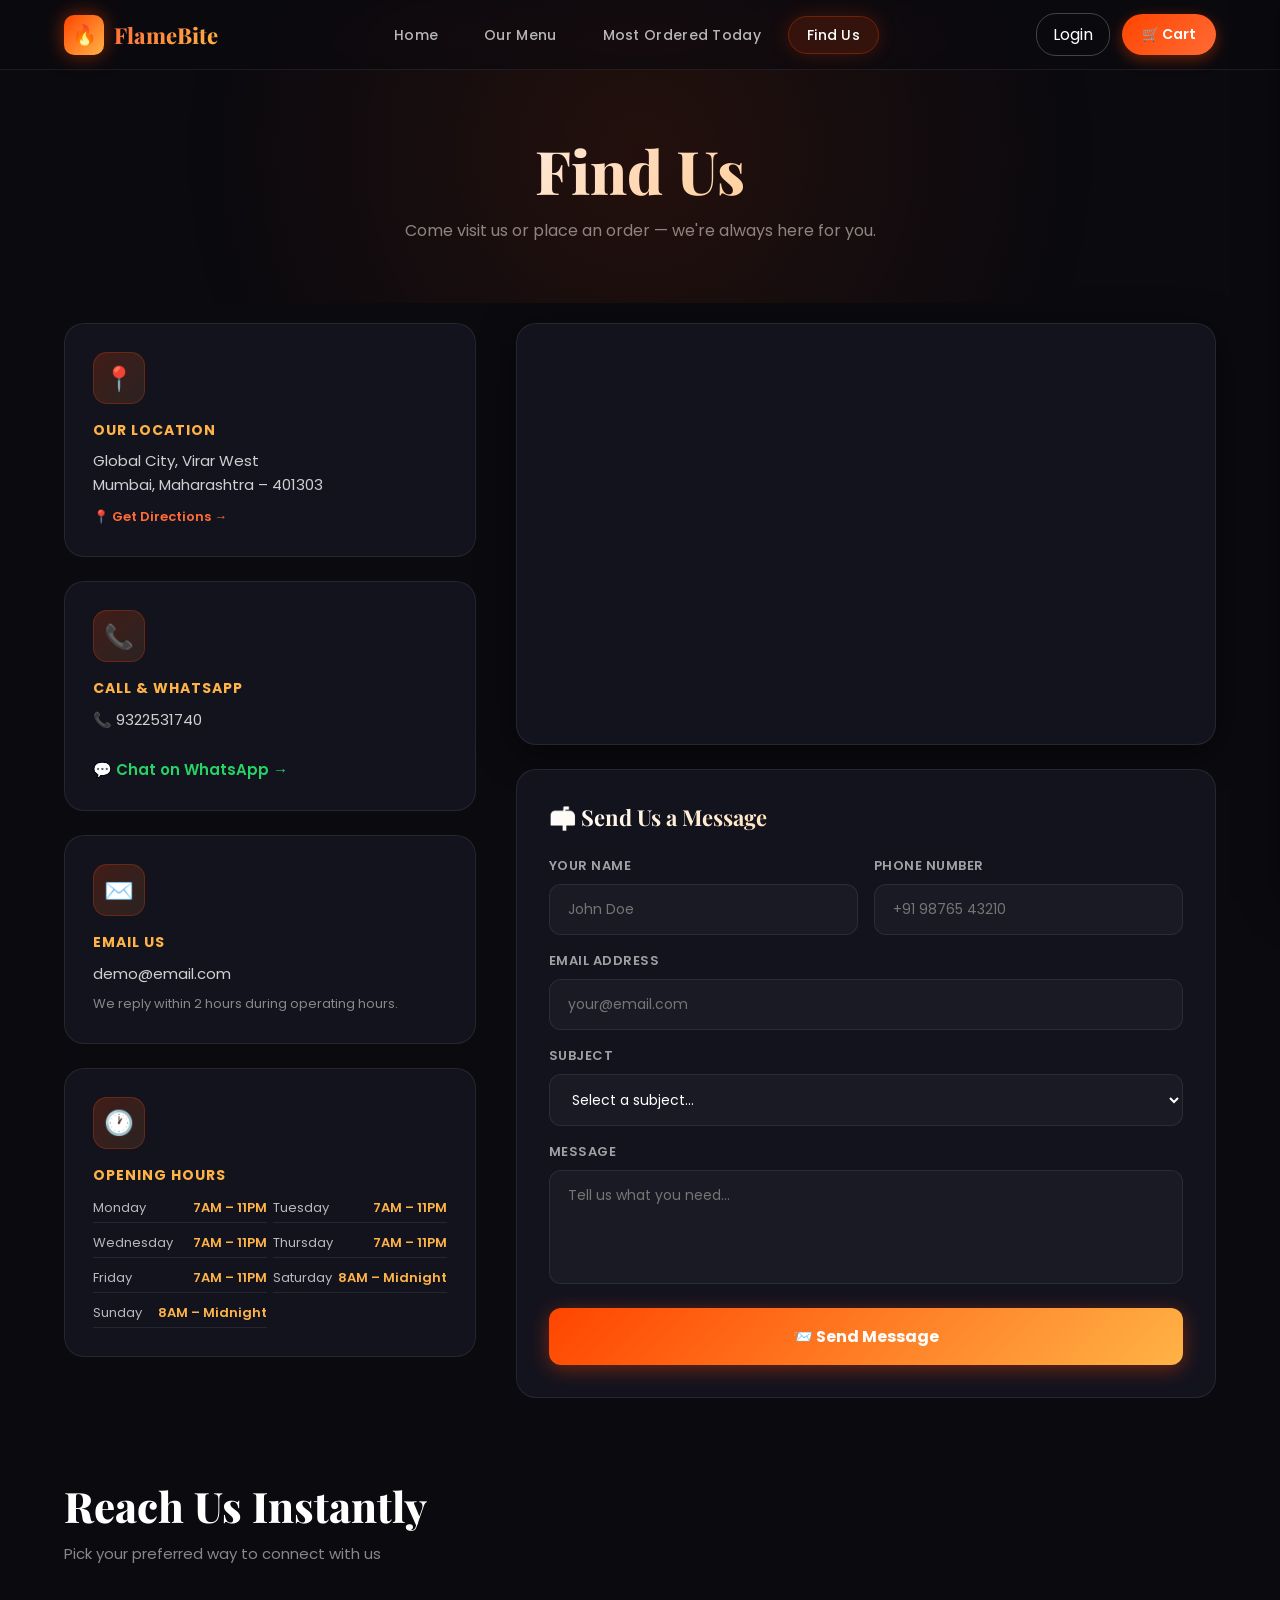
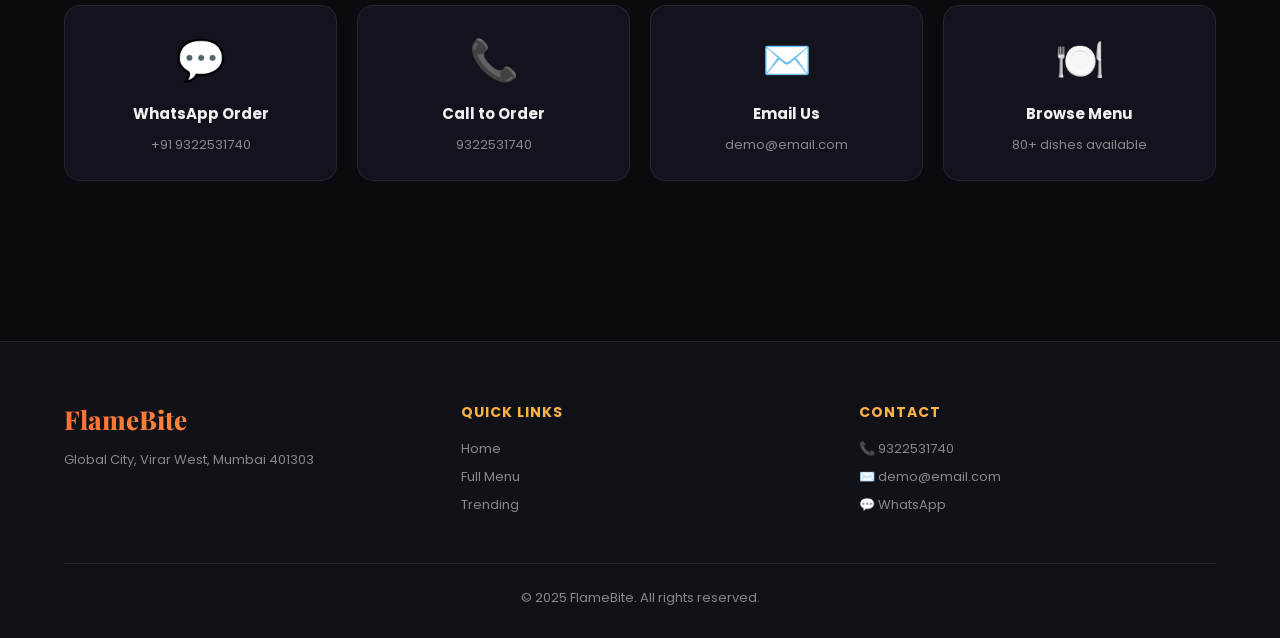
<file: frontend/contact.html>
<!DOCTYPE html>
<html lang="en">
<head>
  <meta charset="UTF-8">
  <meta name="viewport" content="width=device-width, initial-scale=1.0">
  <title>Find Us – FlameBite</title>
  <link rel="stylesheet" href="shared.css">
  <style>
    .contact-hero {
      padding: 130px 5% 60px;
      text-align: center;
      position: relative;
      overflow: hidden;
    }

    .contact-hero::before {
      content: '';
      position: absolute;
      top: 0; left: 0; right: 0;
      height: 100%;
      background: radial-gradient(circle at 50% 50%, rgba(255,69,0,0.1) 0%, transparent 70%);
    }

    /* ── CONTACT GRID ── */
    .contact-section {
      padding: 20px 5% 80px;
      display: grid;
      grid-template-columns: 1fr 1.4fr;
      gap: 40px;
      align-items: start;
    }

    .info-panel {
      display: flex;
      flex-direction: column;
      gap: 24px;
    }

    .info-card {
      background: var(--card-bg);
      border: 1px solid var(--glass-border);
      border-radius: 20px;
      padding: 28px;
      transition: all 0.3s ease;
    }

    .info-card:hover {
      border-color: rgba(255,69,0,0.3);
      box-shadow: 0 8px 30px rgba(255,69,0,0.1);
      transform: translateY(-3px);
    }

    .info-icon {
      width: 52px; height: 52px;
      background: linear-gradient(135deg, rgba(255,69,0,0.2), rgba(255,179,71,0.1));
      border: 1px solid rgba(255,69,0,0.25);
      border-radius: 14px;
      display: flex;
      align-items: center;
      justify-content: center;
      font-size: 24px;
      margin-bottom: 16px;
    }

    .info-card h3 {
      font-size: 14px;
      font-weight: 700;
      color: var(--gold);
      text-transform: uppercase;
      letter-spacing: 1px;
      margin-bottom: 8px;
    }

    .info-card p, .info-card a {
      color: rgba(255,255,255,0.8);
      font-size: 15px;
      line-height: 1.6;
      text-decoration: none;
      transition: color 0.2s;
    }

    .info-card a:hover { color: var(--ember); }

    .hours-grid {
      display: grid;
      grid-template-columns: 1fr 1fr;
      gap: 6px;
      margin-top: 4px;
    }

    .hours-row {
      display: flex;
      justify-content: space-between;
      font-size: 13px;
      padding: 4px 0;
      border-bottom: 1px solid var(--glass-border);
      color: rgba(255,255,255,0.7);
    }

    .hours-row span:last-child { color: var(--gold); font-weight: 600; }

    /* ── MAP ── */
    .map-panel {
      display: flex;
      flex-direction: column;
      gap: 24px;
    }

    .map-wrap {
      background: var(--card-bg);
      border: 1px solid var(--glass-border);
      border-radius: 20px;
      overflow: hidden;
      box-shadow: 0 8px 40px rgba(0,0,0,0.4);
    }

    .map-wrap iframe {
      display: block;
      width: 100%;
      height: 420px;
      border: none;
    }

    /* ── CONTACT FORM ── */
    .form-card {
      background: var(--card-bg);
      border: 1px solid var(--glass-border);
      border-radius: 20px;
      padding: 32px;
    }

    .form-card h3 {
      font-family: 'Playfair Display', serif;
      font-size: 22px;
      font-weight: 700;
      margin-bottom: 24px;
      background: linear-gradient(135deg, white, var(--gold));
      -webkit-background-clip: text;
      -webkit-text-fill-color: transparent;
      background-clip: text;
    }

    .form-row {
      display: grid;
      grid-template-columns: 1fr 1fr;
      gap: 16px;
    }

    .form-group {
      display: flex;
      flex-direction: column;
      gap: 8px;
      margin-bottom: 16px;
    }

    .form-group label {
      font-size: 13px;
      font-weight: 600;
      color: rgba(255,255,255,0.6);
      text-transform: uppercase;
      letter-spacing: 0.5px;
    }

    .form-group input,
    .form-group select,
    .form-group textarea {
      padding: 14px 18px;
      background: var(--dark3);
      border: 1px solid var(--glass-border);
      border-radius: 12px;
      color: white;
      font-family: 'Poppins', sans-serif;
      font-size: 14px;
      outline: none;
      transition: all 0.3s;
      resize: none;
    }

    .form-group input:focus,
    .form-group select:focus,
    .form-group textarea:focus {
      border-color: rgba(255,69,0,0.5);
      box-shadow: 0 0 0 3px rgba(255,69,0,0.08);
    }

    .form-group select option { background: var(--dark3); }

    .submit-btn {
      width: 100%;
      padding: 16px;
      background: linear-gradient(135deg, var(--fire), var(--gold));
      border: none;
      border-radius: 12px;
      color: white;
      font-family: 'Poppins', sans-serif;
      font-size: 16px;
      font-weight: 700;
      cursor: pointer;
      transition: all 0.3s;
      box-shadow: 0 4px 20px rgba(255,69,0,0.4);
      margin-top: 8px;
    }

    .submit-btn:hover {
      transform: translateY(-2px);
      box-shadow: 0 8px 30px rgba(255,69,0,0.6);
    }

    /* ── SOCIAL + WHATSAPP ── */
    .social-section {
      padding: 0 5% 80px;
    }

    .social-grid {
      display: grid;
      grid-template-columns: repeat(auto-fit, minmax(200px, 1fr));
      gap: 20px;
    }

    .social-card {
      background: var(--card-bg);
      border: 1px solid var(--glass-border);
      border-radius: 16px;
      padding: 24px;
      text-align: center;
      text-decoration: none;
      color: inherit;
      transition: all 0.3s ease;
      display: block;
    }

    .social-card:hover {
      transform: translateY(-6px);
      box-shadow: 0 12px 40px rgba(0,0,0,0.3);
    }

    .social-card.whatsapp:hover { border-color: #25D366; box-shadow: 0 12px 40px rgba(37,211,102,0.2); }
    .social-card.phone:hover { border-color: var(--ember); box-shadow: 0 12px 40px rgba(255,107,53,0.2); }
    .social-card.email:hover { border-color: #4A90E2; box-shadow: 0 12px 40px rgba(74,144,226,0.2); }

    .social-icon { font-size: 40px; margin-bottom: 12px; }
    .social-card h4 { font-size: 15px; font-weight: 700; margin-bottom: 6px; }
    .social-card span { font-size: 13px; color: var(--muted); }

    @media (max-width: 900px) {
      .contact-section {
        grid-template-columns: 1fr;
      }
      .form-row { grid-template-columns: 1fr; }
    }
  </style>
</head>
<body>

<!-- NAVBAR -->
<nav class="navbar" id="navbar">
  <a href="index.html" class="nav-logo">
    <div class="nav-logo-icon">🔥</div>
    <span class="nav-logo-text">FlameBite</span>
  </a>
  <ul class="nav-links" id="nav-links">
    <li><a href="index.html">Home</a></li>
    <li><a href="menu.html">Our Menu</a></li>
    <li><a href="trending.html">Most Ordered Today</a></li>
    <li><a href="contact.html" class="active">Find Us</a></li>
  </ul>
  <div style="display:flex;align-items:center;gap:12px;position:relative;">

  <!-- LOGIN BUTTON -->
  <a href="auth.html" id="loginBtn"
     style="color:white;text-decoration:none;padding:8px 16px;border:1px solid #444;border-radius:20px;">
    Login
  </a>

  <!-- USER ICON -->
  <div id="userMenu" style="display:none;position:relative;">
    <div onclick="toggleUserMenu()" style="cursor:pointer;font-size:20px;">👤</div>

    <!-- DROPDOWN -->
    <div id="userDropdown" class="profile-dropdown">

  <button class="profile-item" onclick="goToOrders()">
    <span class="icon">📦</span>
    <span>My Orders</span>
  </button>

  <button class="profile-item" onclick="goToWishlist()">
    <span class="icon">❤️</span>
    <span>Wishlist</span>
  </button>

  <button class="profile-item" onclick="goToHelp()">
    <span class="icon">❓</span>
    <span>Help</span>
  </button>

  <div class="divider"></div>

  <button class="profile-item logout" onclick="logoutUser()">
    <span class="icon">🚪</span>
    <span>Logout</span>
  </button>

</div>
  </div>

  <!-- CART -->
  <button class="nav-cart-btn" onclick="openCart()">
    🛒 Cart <span class="cart-count" style="display:none">0</span>
  </button>

  <button class="hamburger" id="hamburger">
    <span></span><span></span><span></span>
  </button>

</div>
</nav>

<!-- CART PANEL -->
<div class="cart-overlay" id="cart-overlay" onclick="closeCart()"></div>
<div class="cart-panel" id="cart-panel">
  <div class="cart-header">
    <h2>🛒 Your Cart</h2>
    <button class="cart-close" onclick="closeCart()">✕</button>
  </div>
  <div class="cart-items" id="cart-items"></div>
  <div class="cart-footer">
    <div class="cart-total">
      <span>Total Amount</span>
      <strong id="cart-total-amount">₹0</strong>
    </div>
    <button class="checkout-btn" onclick="whatsappOrder('my cart items')">💬 Order via WhatsApp</button>
  </div>
</div>

<!-- HERO -->
<div class="contact-hero">
  <h1 class="section-title" style="font-size:clamp(36px,5vw,60px)">Find Us</h1>
  <p class="section-sub" style="font-size:16px;margin-bottom:0">Come visit us or place an order — we're always here for you.</p>
</div>

<!-- CONTACT SECTION -->
<div class="contact-section">

  <!-- LEFT: INFO CARDS -->
  <div class="info-panel">

    <div class="info-card">
      <div class="info-icon">📍</div>
      <h3>Our Location</h3>
      <p>Global City, Virar West<br>Mumbai, Maharashtra – 401303</p>
      <a href="https://maps.google.com/?q=Global+City+Virar+West+Mumbai" target="_blank" 
         style="color:var(--ember);font-size:13px;font-weight:600;display:inline-flex;align-items:center;gap:6px;margin-top:10px">
        📍 Get Directions →
      </a>
    </div>

    <div class="info-card">
      <div class="info-icon">📞</div>
      <h3>Call & WhatsApp</h3>
      <a href="tel:9322531740">📞 9322531740</a><br><br>
      <a href="https://wa.me/919322531740?text=I want to place an order" target="_blank" 
         style="color:#25D366;font-weight:600;display:inline-flex;align-items:center;gap:6px;">
        💬 Chat on WhatsApp →
      </a>
    </div>

    <div class="info-card">
      <div class="info-icon">✉️</div>
      <h3>Email Us</h3>
      <a href="mailto:demo@email.com">demo@email.com</a>
      <p style="margin-top:8px;font-size:13px;color:var(--muted)">We reply within 2 hours during operating hours.</p>
    </div>

    <div class="info-card">
      <div class="info-icon">🕐</div>
      <h3>Opening Hours</h3>
      <div class="hours-grid">
        <div class="hours-row"><span>Monday</span><span>7AM – 11PM</span></div>
        <div class="hours-row"><span>Tuesday</span><span>7AM – 11PM</span></div>
        <div class="hours-row"><span>Wednesday</span><span>7AM – 11PM</span></div>
        <div class="hours-row"><span>Thursday</span><span>7AM – 11PM</span></div>
        <div class="hours-row"><span>Friday</span><span>7AM – 11PM</span></div>
        <div class="hours-row"><span>Saturday</span><span>8AM – Midnight</span></div>
        <div class="hours-row"><span>Sunday</span><span>8AM – Midnight</span></div>
      </div>
    </div>

  </div>

  <!-- RIGHT: MAP + FORM -->
  <div class="map-panel">

    <!-- GOOGLE MAP - Fixed Embed -->
    <div class="map-wrap">
      <iframe 
        src="https://maps.google.com/maps?q=Virar+West+Mumbai+Maharashtra&t=&z=14&ie=UTF8&iwloc=&output=embed"
        width="100%" 
        height="420" 
        style="border:0;" 
        allowfullscreen="" 
        loading="lazy"
        referrerpolicy="no-referrer-when-downgrade"
        title="FlameBite Location - Virar West, Mumbai">
      </iframe>
    </div>

    <!-- CONTACT FORM -->
    <div class="form-card">
      <h3>📬 Send Us a Message</h3>
      <div class="form-row">
        <div class="form-group">
          <label>Your Name</label>
          <input type="text" id="f-name" placeholder="John Doe">
        </div>
        <div class="form-group">
          <label>Phone Number</label>
          <input type="tel" id="f-phone" placeholder="+91 98765 43210">
        </div>
      </div>
      <div class="form-group">
        <label>Email Address</label>
        <input type="email" id="f-email" placeholder="your@email.com">
      </div>
      <div class="form-group">
        <label>Subject</label>
        <select id="f-subject">
          <option value="">Select a subject...</option>
          <option>Place an Order</option>
          <option>Table Reservation</option>
          <option>Feedback</option>
          <option>Catering Enquiry</option>
          <option>Other</option>
        </select>
      </div>
      <div class="form-group">
        <label>Message</label>
        <textarea id="f-message" rows="4" placeholder="Tell us what you need..."></textarea>
      </div>
      <button class="submit-btn" onclick="handleFormSubmit()">📨 Send Message</button>
    </div>

  </div>
</div>

<!-- SOCIAL / CONTACT QUICK ACCESS -->
<div class="social-section">
  <h2 class="section-title" style="margin-bottom:8px">Reach Us Instantly</h2>
  <p class="section-sub">Pick your preferred way to connect with us</p>
  <div class="social-grid">
    <a href="https://wa.me/919322531740?text=Hello! I would like to place an order." 
       target="_blank" class="social-card whatsapp">
      <div class="social-icon">💬</div>
      <h4>WhatsApp Order</h4>
      <span>+91 9322531740</span>
    </a>
    <a href="tel:9322531740" class="social-card phone">
      <div class="social-icon">📞</div>
      <h4>Call to Order</h4>
      <span>9322531740</span>
    </a>
    <a href="mailto:demo@email.com" class="social-card email">
      <div class="social-icon">✉️</div>
      <h4>Email Us</h4>
      <span>demo@email.com</span>
    </a>
    <a href="menu.html" class="social-card">
      <div class="social-icon">🍽️</div>
      <h4>Browse Menu</h4>
      <span>80+ dishes available</span>
    </a>
  </div>
</div>

<!-- FOOTER -->
<footer class="footer">
  <div class="footer-grid">
    <div class="footer-brand">
      <span class="nav-logo-text">FlameBite</span>
      <p>Global City, Virar West, Mumbai 401303</p>
    </div>
    <div class="footer-col">
      <h4>Quick Links</h4>
      <a href="index.html">Home</a>
      <a href="menu.html">Full Menu</a>
      <a href="trending.html">Trending</a>
    </div>
    <div class="footer-col">
      <h4>Contact</h4>
      <a href="tel:9322531740">📞 9322531740</a>
      <a href="mailto:demo@email.com">✉️ demo@email.com</a>
      <a href="https://wa.me/919322531740" target="_blank">💬 WhatsApp</a>
    </div>
  </div>
  <div class="footer-bottom">© 2025 FlameBite. All rights reserved.</div>
</footer>

<script src="shared.js"></script>
<script>
function handleFormSubmit() {
  const name = document.getElementById('f-name').value.trim();
  const phone = document.getElementById('f-phone').value.trim();
  const subject = document.getElementById('f-subject').value;
  const msg = document.getElementById('f-message').value.trim();

  if (!name || !msg) {
    showToast('⚠️ Please fill in your name and message');
    return;
  }

  // Send via WhatsApp
  const waMsg = encodeURIComponent(
    `Hello FlameBite!\n\nName: ${name}\nPhone: ${phone || 'N/A'}\nSubject: ${subject || 'General'}\n\nMessage: ${msg}`
  );
  window.open(`https://wa.me/919322531740?text=${waMsg}`, '_blank');
  showToast('✅ Opening WhatsApp to send your message!');
}
</script>
</body>
</html>
</file>
<file: shared.css>
@import url('https://fonts.googleapis.com/css2?family=Poppins:wght@300;400;500;600;700;800;900&family=Playfair+Display:wght@700;800;900&display=swap');

:root {
  --fire: #FF4500;
  --ember: #FF6B35;
  --gold: #FFB347;
  --glow: #FF8C00;
  --dark: #0A0A0F;
  --dark2: #111118;
  --dark3: #1A1A24;
  --card-bg: #13131E;
  --glass: rgba(255,255,255,0.04);
  --glass-border: rgba(255,255,255,0.08);
  --text: #F0F0F0;
  --muted: #888;
  --veg: #4CAF50;
  --nonveg: #F44336;
  --radius: 16px;
  --shadow: 0 8px 32px rgba(0,0,0,0.5);
}

* { margin: 0; padding: 0; box-sizing: border-box; }

html { scroll-behavior: smooth; }

body {
  font-family: 'Poppins', sans-serif;
  background: var(--dark);
  color: var(--text);
  overflow-x: hidden;
  min-height: 100vh;
}

/* ══════════════ NAVBAR ══════════════ */
.navbar {
  position: fixed;
  top: 0; left: 0; right: 0;
  z-index: 1000;
  padding: 0 5%;
  height: 70px;
  display: flex;
  align-items: center;
  justify-content: space-between;
  background: rgba(10,10,15,0.7);
  backdrop-filter: blur(20px);
  -webkit-backdrop-filter: blur(20px);
  border-bottom: 1px solid var(--glass-border);
  transition: all 0.3s ease;
}

.navbar.scrolled {
  background: rgba(10,10,15,0.95);
  box-shadow: 0 4px 30px rgba(255,69,0,0.15);
}

.nav-logo {
  display: flex;
  align-items: center;
  gap: 10px;
  text-decoration: none;
}

.nav-logo-icon {
  width: 40px; height: 40px;
  background: linear-gradient(135deg, var(--fire), var(--gold));
  border-radius: 10px;
  display: flex;
  align-items: center;
  justify-content: center;
  font-size: 20px;
  box-shadow: 0 0 20px rgba(255,69,0,0.5);
}

.nav-logo-text {
  font-family: 'Playfair Display', serif;
  font-size: 22px;
  font-weight: 800;
  background: linear-gradient(135deg, var(--ember), var(--gold));
  -webkit-background-clip: text;
  -webkit-text-fill-color: transparent;
  background-clip: text;
}

.nav-links {
  display: flex;
  align-items: center;
  gap: 8px;
  list-style: none;
}

.nav-links a {
  text-decoration: none;
  color: rgba(255,255,255,0.7);
  font-size: 14px;
  font-weight: 500;
  padding: 8px 18px;
  border-radius: 25px;
  transition: all 0.3s ease;
  border: 1px solid transparent;
  letter-spacing: 0.3px;
}

.nav-links a:hover, .nav-links a.active {
  color: white;
  background: rgba(255,69,0,0.15);
  border-color: rgba(255,69,0,0.3);
  box-shadow: 0 0 20px rgba(255,69,0,0.2);
}

.nav-cart-btn {
  position: relative;
  background: linear-gradient(135deg, var(--fire), var(--ember));
  border: none;
  color: white;
  padding: 10px 20px;
  border-radius: 25px;
  cursor: pointer;
  font-family: 'Poppins', sans-serif;
  font-size: 14px;
  font-weight: 600;
  display: flex;
  align-items: center;
  gap: 8px;
  transition: all 0.3s ease;
  box-shadow: 0 4px 15px rgba(255,69,0,0.4);
}

.nav-cart-btn:hover {
  transform: translateY(-2px);
  box-shadow: 0 6px 25px rgba(255,69,0,0.6);
}

.cart-count {
  background: white;
  color: var(--fire);
  border-radius: 50%;
  width: 20px; height: 20px;
  display: flex; align-items: center; justify-content: center;
  font-size: 11px;
  font-weight: 700;
}

/* ══════════════ CART PANEL ══════════════ */
.cart-overlay {
  position: fixed;
  inset: 0;
  background: rgba(0,0,0,0.6);
  z-index: 2000;
  opacity: 0;
  pointer-events: none;
  transition: opacity 0.3s ease;
}

.cart-overlay.open { opacity: 1; pointer-events: all; }

.cart-panel {
  position: fixed;
  top: 0; right: -420px;
  width: 400px;
  height: 100vh;
  background: var(--dark2);
  z-index: 2001;
  border-left: 1px solid var(--glass-border);
  display: flex;
  flex-direction: column;
  transition: right 0.4s cubic-bezier(0.4,0,0.2,1);
  box-shadow: -10px 0 40px rgba(0,0,0,0.5);
}

.cart-panel.open { right: 0; }

.cart-header {
  padding: 24px;
  border-bottom: 1px solid var(--glass-border);
  display: flex;
  align-items: center;
  justify-content: space-between;
}

.cart-header h2 {
  font-size: 20px;
  font-weight: 700;
  background: linear-gradient(135deg, var(--ember), var(--gold));
  -webkit-background-clip: text;
  -webkit-text-fill-color: transparent;
  background-clip: text;
}

.cart-close {
  background: var(--glass);
  border: 1px solid var(--glass-border);
  color: white;
  width: 36px; height: 36px;
  border-radius: 50%;
  cursor: pointer;
  font-size: 18px;
  display: flex; align-items: center; justify-content: center;
  transition: all 0.2s;
}

.cart-close:hover { background: rgba(255,69,0,0.2); border-color: var(--fire); }

.cart-items {
  flex: 1;
  overflow-y: auto;
  padding: 16px;
}

.cart-item {
  display: flex;
  gap: 12px;
  padding: 12px;
  background: var(--card-bg);
  border-radius: 12px;
  margin-bottom: 10px;
  border: 1px solid var(--glass-border);
}

.cart-item-img {
  width: 60px; height: 60px;
  border-radius: 8px;
  object-fit: cover;
}

.cart-item-info { flex: 1; }

.cart-item-name {
  font-size: 14px;
  font-weight: 600;
  margin-bottom: 4px;
}

.cart-item-price {
  color: var(--gold);
  font-weight: 700;
  font-size: 15px;
}

.cart-item-qty {
  display: flex;
  align-items: center;
  gap: 10px;
  margin-top: 6px;
}

.qty-btn {
  background: var(--dark3);
  border: 1px solid var(--glass-border);
  color: white;
  width: 26px; height: 26px;
  border-radius: 50%;
  cursor: pointer;
  font-size: 16px;
  display: flex; align-items: center; justify-content: center;
  transition: all 0.2s;
}

.qty-btn:hover { background: var(--fire); border-color: var(--fire); }

.qty-num { font-size: 14px; font-weight: 600; min-width: 20px; text-align: center; }

.cart-footer {
  padding: 20px;
  border-top: 1px solid var(--glass-border);
}

.cart-total {
  display: flex;
  justify-content: space-between;
  align-items: center;
  margin-bottom: 16px;
}

.cart-total span { color: var(--muted); font-size: 14px; }
.cart-total strong { font-size: 22px; color: var(--gold); }

.checkout-btn {
  width: 100%;
  padding: 16px;
  background: linear-gradient(135deg, var(--fire), var(--gold));
  border: none;
  border-radius: 12px;
  color: white;
  font-family: 'Poppins', sans-serif;
  font-size: 16px;
  font-weight: 700;
  cursor: pointer;
  transition: all 0.3s;
  box-shadow: 0 4px 20px rgba(255,69,0,0.4);
  letter-spacing: 0.5px;
}

.checkout-btn:hover { transform: translateY(-2px); box-shadow: 0 8px 30px rgba(255,69,0,0.6); }

.empty-cart {
  text-align: center;
  padding: 60px 20px;
  color: var(--muted);
}

.empty-cart .empty-icon { font-size: 60px; margin-bottom: 16px; }
.empty-cart p { font-size: 16px; }

/* ══════════════ FOOD CARDS ══════════════ */
.food-card {
  background: var(--card-bg);
  border: 1px solid var(--glass-border);
  border-radius: var(--radius);
  overflow: hidden;
  transition: all 0.4s cubic-bezier(0.34, 1.56, 0.64, 1);
  cursor: pointer;
  flex-shrink: 0;
  position: relative;
}

.food-card:hover {
  transform: translateY(-8px) scale(1.02);
  border-color: rgba(255,69,0,0.4);
  box-shadow: 0 20px 60px rgba(255,69,0,0.2), 0 0 0 1px rgba(255,69,0,0.1);
}

.card-img-wrap {
  position: relative;
  width: 100%;
  padding-top: 65%;
  overflow: hidden;
}

.card-img-wrap img {
  position: absolute;
  inset: 0;
  width: 100%; height: 100%;
  object-fit: cover;
  transition: transform 0.6s ease;
}

.food-card:hover .card-img-wrap img { transform: scale(1.1); }

.card-badge {
  position: absolute;
  top: 10px; left: 10px;
  width: 22px; height: 22px;
  border-radius: 4px;
  display: flex;
  align-items: center;
  justify-content: center;
  font-size: 10px;
  border: 2px solid;
  background: rgba(0,0,0,0.8);
}

.card-badge.veg { border-color: var(--veg); }
.card-badge.veg::after {
  content: '';
  width: 10px; height: 10px;
  border-radius: 50%;
  background: var(--veg);
}
.card-badge.non-veg { border-color: var(--nonveg); }
.card-badge.non-veg::after {
  content: '';
  width: 0; height: 0;
  border-left: 6px solid transparent;
  border-right: 6px solid transparent;
  border-bottom: 10px solid var(--nonveg);
}

.fav-btn {
  position: absolute;
  top: 10px; right: 10px;
  background: rgba(0,0,0,0.6);
  border: none;
  color: rgba(255,255,255,0.6);
  width: 34px; height: 34px;
  border-radius: 50%;
  cursor: pointer;
  font-size: 16px;
  display: flex; align-items: center; justify-content: center;
  transition: all 0.3s;
  backdrop-filter: blur(4px);
}

.fav-btn.active, .fav-btn:hover { color: #FF4B8C; transform: scale(1.2); }

.card-body {
  padding: 14px;
}

.card-name {
  font-size: 15px;
  font-weight: 700;
  margin-bottom: 4px;
  white-space: nowrap;
  overflow: hidden;
  text-overflow: ellipsis;
}

.card-desc {
  font-size: 12px;
  color: var(--muted);
  margin-bottom: 8px;
  display: -webkit-box;
  -webkit-line-clamp: 2;
  -webkit-box-orient: vertical;
  overflow: hidden;
  line-height: 1.4;
}

.card-meta {
  display: flex;
  align-items: center;
  justify-content: space-between;
  margin-bottom: 10px;
}

.card-price {
  font-size: 18px;
  font-weight: 800;
  color: var(--gold);
}

.card-price span { font-size: 12px; font-weight: 400; color: var(--muted); }

.card-rating {
  display: flex;
  align-items: center;
  gap: 4px;
  font-size: 13px;
  color: #FFD700;
  font-weight: 600;
}

.card-actions {
  display: flex;
  gap: 8px;
}

.btn-order {
  flex: 1;
  padding: 9px 12px;
  background: linear-gradient(135deg, var(--fire), var(--ember));
  border: none;
  border-radius: 8px;
  color: white;
  font-family: 'Poppins', sans-serif;
  font-size: 12px;
  font-weight: 600;
  cursor: pointer;
  transition: all 0.3s;
  letter-spacing: 0.3px;
}

.btn-order:hover {
  transform: translateY(-1px);
  box-shadow: 0 4px 15px rgba(255,69,0,0.5);
}

.btn-cart {
  padding: 9px 12px;
  background: var(--dark3);
  border: 1px solid var(--glass-border);
  border-radius: 8px;
  color: white;
  font-family: 'Poppins', sans-serif;
  font-size: 12px;
  font-weight: 600;
  cursor: pointer;
  transition: all 0.3s;
}

.btn-cart:hover {
  background: rgba(255,69,0,0.15);
  border-color: var(--fire);
}

/* ══════════════ PAGE TRANSITION ══════════════ */
.page-transition {
  position: fixed;
  inset: 0;
  background: linear-gradient(135deg, var(--dark), var(--dark2));
  z-index: 9999;
  pointer-events: none;
  opacity: 0;
  transition: opacity 0.3s ease;
}

body { animation: pageIn 0.5s ease forwards; }

@keyframes pageIn {
  from { opacity: 0; transform: translateY(10px); }
  to { opacity: 1; transform: translateY(0); }
}

/* ══════════════ SCROLLBAR ══════════════ */
::-webkit-scrollbar { width: 6px; }
::-webkit-scrollbar-track { background: var(--dark2); }
::-webkit-scrollbar-thumb { background: rgba(255,69,0,0.4); border-radius: 3px; }
::-webkit-scrollbar-thumb:hover { background: var(--fire); }

/* ══════════════ SECTION TITLE ══════════════ */
.section-title {
  font-family: 'Playfair Display', serif;
  font-size: clamp(28px, 4vw, 42px);
  font-weight: 800;
  margin-bottom: 8px;
  background: linear-gradient(135deg, white 30%, var(--gold));
  -webkit-background-clip: text;
  -webkit-text-fill-color: transparent;
  background-clip: text;
}

.section-sub {
  color: var(--muted);
  font-size: 15px;
  margin-bottom: 40px;
}

/* ══════════════ FOOTER ══════════════ */
.footer {
  background: var(--dark2);
  border-top: 1px solid var(--glass-border);
  padding: 60px 5% 30px;
  margin-top: 80px;
}

.footer-grid {
  display: grid;
  grid-template-columns: repeat(auto-fit, minmax(200px, 1fr));
  gap: 40px;
  margin-bottom: 40px;
}

.footer-brand .nav-logo-text {
  font-size: 26px;
  display: block;
  margin-bottom: 12px;
}

.footer-brand p { color: var(--muted); font-size: 13px; line-height: 1.7; }

.footer-col h4 {
  font-size: 14px;
  font-weight: 700;
  color: var(--gold);
  margin-bottom: 16px;
  text-transform: uppercase;
  letter-spacing: 1px;
}

.footer-col a {
  display: block;
  color: var(--muted);
  text-decoration: none;
  font-size: 13px;
  margin-bottom: 8px;
  transition: color 0.2s;
}

.footer-col a:hover { color: var(--ember); }

.footer-bottom {
  border-top: 1px solid var(--glass-border);
  padding-top: 24px;
  text-align: center;
  color: var(--muted);
  font-size: 13px;
}

/* ══════════════ MOBILE MENU ══════════════ */
.hamburger {
  display: none;
  flex-direction: column;
  gap: 5px;
  cursor: pointer;
  padding: 5px;
  background: none;
  border: none;
}

.hamburger span {
  display: block;
  width: 24px; height: 2px;
  background: white;
  border-radius: 2px;
  transition: all 0.3s;
}

@media (max-width: 768px) {
  .hamburger { display: flex; }
  
  .nav-links {
    display: none;
    position: absolute;
    top: 70px; left: 0; right: 0;
    background: rgba(10,10,15,0.98);
    flex-direction: column;
    padding: 20px;
    border-bottom: 1px solid var(--glass-border);
    gap: 4px;
  }
  
  .nav-links.open { display: flex; }
  .nav-links a { width: 100%; text-align: center; }
  
  .cart-panel { width: 100%; right: -100%; }
}
</file>
<file: frontend/shared.css>
@import url('https://fonts.googleapis.com/css2?family=Poppins:wght@300;400;500;600;700;800;900&family=Playfair+Display:wght@700;800;900&display=swap');

:root {
  --fire: #FF4500;
  --ember: #FF6B35;
  --gold: #FFB347;
  --glow: #FF8C00;
  --dark: #0A0A0F;
  --dark2: #111118;
  --dark3: #1A1A24;
  --card-bg: #13131E;
  --glass: rgba(255,255,255,0.04);
  --glass-border: rgba(255,255,255,0.08);
  --text: #F0F0F0;
  --muted: #888;
  --veg: #4CAF50;
  --nonveg: #F44336;
  --radius: 16px;
  --shadow: 0 8px 32px rgba(0,0,0,0.5);
}

* { margin: 0; padding: 0; box-sizing: border-box; }

html { scroll-behavior: smooth; }

body {
  font-family: 'Poppins', sans-serif;
  background: var(--dark);
  color: var(--text);
  overflow-x: hidden;
  min-height: 100vh;
}

/* ══════════════ NAVBAR ══════════════ */
.navbar {
  position: fixed;
  top: 0; left: 0; right: 0;
  z-index: 1000;
  padding: 0 5%;
  height: 70px;
  display: flex;
  align-items: center;
  justify-content: space-between;
  background: rgba(10,10,15,0.7);
  backdrop-filter: blur(20px);
  -webkit-backdrop-filter: blur(20px);
  border-bottom: 1px solid var(--glass-border);
  transition: all 0.3s ease;
}

.navbar.scrolled {
  background: rgba(10,10,15,0.95);
  box-shadow: 0 4px 30px rgba(255,69,0,0.15);
}

.nav-logo {
  display: flex;
  align-items: center;
  gap: 10px;
  text-decoration: none;
}

.nav-logo-icon {
  width: 40px; height: 40px;
  background: linear-gradient(135deg, var(--fire), var(--gold));
  border-radius: 10px;
  display: flex;
  align-items: center;
  justify-content: center;
  font-size: 20px;
  box-shadow: 0 0 20px rgba(255,69,0,0.5);
}

.nav-logo-text {
  font-family: 'Playfair Display', serif;
  font-size: 22px;
  font-weight: 800;
  background: linear-gradient(135deg, var(--ember), var(--gold));
  -webkit-background-clip: text;
  -webkit-text-fill-color: transparent;
  background-clip: text;
}

.nav-links {
  display: flex;
  align-items: center;
  gap: 8px;
  list-style: none;
}

.nav-links a {
  text-decoration: none;
  color: rgba(255,255,255,0.7);
  font-size: 14px;
  font-weight: 500;
  padding: 8px 18px;
  border-radius: 25px;
  transition: all 0.3s ease;
  border: 1px solid transparent;
  letter-spacing: 0.3px;
}

.nav-links a:hover, .nav-links a.active {
  color: white;
  background: rgba(255,69,0,0.15);
  border-color: rgba(255,69,0,0.3);
  box-shadow: 0 0 20px rgba(255,69,0,0.2);
}

.nav-cart-btn {
  position: relative;
  background: linear-gradient(135deg, var(--fire), var(--ember));
  border: none;
  color: white;
  padding: 10px 20px;
  border-radius: 25px;
  cursor: pointer;
  font-family: 'Poppins', sans-serif;
  font-size: 14px;
  font-weight: 600;
  display: flex;
  align-items: center;
  gap: 8px;
  transition: all 0.3s ease;
  box-shadow: 0 4px 15px rgba(255,69,0,0.4);
}

.nav-cart-btn:hover {
  transform: translateY(-2px);
  box-shadow: 0 6px 25px rgba(255,69,0,0.6);
}

.cart-count {
  background: white;
  color: var(--fire);
  border-radius: 50%;
  width: 20px; height: 20px;
  display: flex; align-items: center; justify-content: center;
  font-size: 11px;
  font-weight: 700;
}

/* ══════════════ CART PANEL ══════════════ */
.cart-overlay {
  position: fixed;
  inset: 0;
  background: rgba(0,0,0,0.6);
  z-index: 2000;
  opacity: 0;
  pointer-events: none;
  transition: opacity 0.3s ease;
}

.cart-overlay.open { opacity: 1; pointer-events: all; }

.cart-panel {
  position: fixed;
  top: 0; right: -420px;
  width: 400px;
  height: 100vh;
  background: var(--dark2);
  z-index: 2001;
  border-left: 1px solid var(--glass-border);
  display: flex;
  flex-direction: column;
  transition: right 0.4s cubic-bezier(0.4,0,0.2,1);
  box-shadow: -10px 0 40px rgba(0,0,0,0.5);
}

.cart-panel.open { right: 0; }

.cart-header {
  padding: 24px;
  border-bottom: 1px solid var(--glass-border);
  display: flex;
  align-items: center;
  justify-content: space-between;
}

.cart-header h2 {
  font-size: 20px;
  font-weight: 700;
  background: linear-gradient(135deg, var(--ember), var(--gold));
  -webkit-background-clip: text;
  -webkit-text-fill-color: transparent;
  background-clip: text;
}

.cart-close {
  background: var(--glass);
  border: 1px solid var(--glass-border);
  color: white;
  width: 36px; height: 36px;
  border-radius: 50%;
  cursor: pointer;
  font-size: 18px;
  display: flex; align-items: center; justify-content: center;
  transition: all 0.2s;
}

.cart-close:hover { background: rgba(255,69,0,0.2); border-color: var(--fire); }

.cart-items {
  flex: 1;
  overflow-y: auto;
  padding: 16px;
}

.cart-item {
  display: flex;
  gap: 12px;
  padding: 12px;
  background: var(--card-bg);
  border-radius: 12px;
  margin-bottom: 10px;
  border: 1px solid var(--glass-border);
}

.cart-item-img {
  width: 60px; height: 60px;
  border-radius: 8px;
  object-fit: cover;
}

.cart-item-info { flex: 1; }

.cart-item-name {
  font-size: 14px;
  font-weight: 600;
  margin-bottom: 4px;
}

.cart-item-price {
  color: var(--gold);
  font-weight: 700;
  font-size: 15px;
}

.cart-item-qty {
  display: flex;
  align-items: center;
  gap: 10px;
  margin-top: 6px;
}

.qty-btn {
  background: var(--dark3);
  border: 1px solid var(--glass-border);
  color: white;
  width: 26px; height: 26px;
  border-radius: 50%;
  cursor: pointer;
  font-size: 16px;
  display: flex; align-items: center; justify-content: center;
  transition: all 0.2s;
}

.qty-btn:hover { background: var(--fire); border-color: var(--fire); }

.qty-num { font-size: 14px; font-weight: 600; min-width: 20px; text-align: center; }

.cart-footer {
  padding: 20px;
  border-top: 1px solid var(--glass-border);
}

.cart-total {
  display: flex;
  justify-content: space-between;
  align-items: center;
  margin-bottom: 16px;
}

.cart-total span { color: var(--muted); font-size: 14px; }
.cart-total strong { font-size: 22px; color: var(--gold); }

.checkout-btn {
  width: 100%;
  padding: 16px;
  background: linear-gradient(135deg, var(--fire), var(--gold));
  border: none;
  border-radius: 12px;
  color: white;
  font-family: 'Poppins', sans-serif;
  font-size: 16px;
  font-weight: 700;
  cursor: pointer;
  transition: all 0.3s;
  box-shadow: 0 4px 20px rgba(255,69,0,0.4);
  letter-spacing: 0.5px;
}

.checkout-btn:hover { transform: translateY(-2px); box-shadow: 0 8px 30px rgba(255,69,0,0.6); }

.empty-cart {
  text-align: center;
  padding: 60px 20px;
  color: var(--muted);
}

.empty-cart .empty-icon { font-size: 60px; margin-bottom: 16px; }
.empty-cart p { font-size: 16px; }

/* Profile Dropdown */
.profile-dropdown {
  display: none;
  position: absolute;
  right: 0;
  top: 45px;
  background: #141622;
  border: 1px solid #2a2d3e;
  border-radius: 14px;
  padding: 10px;
  width: 190px;
  box-shadow: 0 10px 40px rgba(0,0,0,0.6);
  z-index: 999;
}

/* Buttons */
.profile-item {
  width: 100%;
  display: flex;
  align-items: center;
  gap: 12px;
  padding: 10px 12px;
  background: transparent;
  border: none;
  color: #ddd;
  font-size: 14px;
  border-radius: 10px;
  cursor: pointer;
  transition: 0.2s ease;
}

/* Hover effect */
.profile-item:hover {
  background: rgba(255,255,255,0.05);
  color: white;
}

/* Icons */
.profile-item .icon {
  font-size: 16px;
}

/* Divider */
.divider {
  height: 1px;
  background: #2a2d3e;
  margin: 8px 0;
}

/* Logout special */
.profile-item.logout {
  color: #ff6b6b;
}

.profile-item.logout:hover {
  background: rgba(255, 107, 107, 0.1);
}

/* ══════════════ FOOD CARDS ══════════════ */
.food-card {
  background: var(--card-bg);
  border: 1px solid var(--glass-border);
  border-radius: var(--radius);
  overflow: hidden;
  transition: all 0.4s cubic-bezier(0.34, 1.56, 0.64, 1);
  cursor: pointer;
  flex-shrink: 0;
  position: relative;
}

.food-card:hover {
  transform: translateY(-8px) scale(1.02);
  border-color: rgba(255,69,0,0.4);
  box-shadow: 0 20px 60px rgba(255,69,0,0.2), 0 0 0 1px rgba(255,69,0,0.1);
}

.card-img-wrap {
  position: relative;
  width: 100%;
  padding-top: 65%;
  overflow: hidden;
}

.card-img-wrap img {
  position: absolute;
  inset: 0;
  width: 100%; height: 100%;
  object-fit: cover;
  transition: transform 0.6s ease;
}

.food-card:hover .card-img-wrap img { transform: scale(1.1); }

.card-badge {
  position: absolute;
  top: 10px; left: 10px;
  width: 22px; height: 22px;
  border-radius: 4px;
  display: flex;
  align-items: center;
  justify-content: center;
  font-size: 10px;
  border: 2px solid;
  background: rgba(0,0,0,0.8);
}

.card-badge.veg { border-color: var(--veg); }
.card-badge.veg::after {
  content: '';
  width: 10px; height: 10px;
  border-radius: 50%;
  background: var(--veg);
}
.card-badge.non-veg { border-color: var(--nonveg); }
.card-badge.non-veg::after {
  content: '';
  width: 0; height: 0;
  border-left: 6px solid transparent;
  border-right: 6px solid transparent;
  border-bottom: 10px solid var(--nonveg);
}

.fav-btn {
  position: absolute;
  top: 10px; right: 10px;
  background: rgba(0,0,0,0.6);
  border: none;
  color: rgba(255,255,255,0.6);
  width: 34px; height: 34px;
  border-radius: 50%;
  cursor: pointer;
  font-size: 16px;
  display: flex; align-items: center; justify-content: center;
  transition: all 0.3s;
  backdrop-filter: blur(4px);
}

.fav-btn.active, .fav-btn:hover { color: #FF4B8C; transform: scale(1.2); }

.card-body {
  padding: 14px;
}

.card-name {
  font-size: 15px;
  font-weight: 700;
  margin-bottom: 4px;
  white-space: nowrap;
  overflow: hidden;
  text-overflow: ellipsis;
}

.card-desc {
  font-size: 12px;
  color: var(--muted);
  margin-bottom: 8px;
  display: -webkit-box;
  -webkit-line-clamp: 2;
  -webkit-box-orient: vertical;
  overflow: hidden;
  line-height: 1.4;
}

.card-meta {
  display: flex;
  align-items: center;
  justify-content: space-between;
  margin-bottom: 10px;
}

.card-price {
  font-size: 18px;
  font-weight: 800;
  color: var(--gold);
}

.card-price span { font-size: 12px; font-weight: 400; color: var(--muted); }

.card-rating {
  display: flex;
  align-items: center;
  gap: 4px;
  font-size: 13px;
  color: #FFD700;
  font-weight: 600;
}

.card-actions {
  display: flex;
  gap: 8px;
}

.btn-order {
  flex: 1;
  padding: 9px 12px;
  background: linear-gradient(135deg, var(--fire), var(--ember));
  border: none;
  border-radius: 8px;
  color: white;
  font-family: 'Poppins', sans-serif;
  font-size: 12px;
  font-weight: 600;
  cursor: pointer;
  transition: all 0.3s;
  letter-spacing: 0.3px;
}

.btn-order:hover {
  transform: translateY(-1px);
  box-shadow: 0 4px 15px rgba(255,69,0,0.5);
}

.btn-cart {
  padding: 9px 12px;
  background: var(--dark3);
  border: 1px solid var(--glass-border);
  border-radius: 8px;
  color: white;
  font-family: 'Poppins', sans-serif;
  font-size: 12px;
  font-weight: 600;
  cursor: pointer;
  transition: all 0.3s;
}

.btn-cart:hover {
  background: rgba(255,69,0,0.15);
  border-color: var(--fire);
}

/* ══════════════ PAGE TRANSITION ══════════════ */
.page-transition {
  position: fixed;
  inset: 0;
  background: linear-gradient(135deg, var(--dark), var(--dark2));
  z-index: 9999;
  pointer-events: none;
  opacity: 0;
  transition: opacity 0.3s ease;
}

body { animation: pageIn 0.5s ease forwards; }

@keyframes pageIn {
  from { opacity: 0; transform: translateY(10px); }
  to { opacity: 1; transform: translateY(0); }
}

/* ══════════════ SCROLLBAR ══════════════ */
::-webkit-scrollbar { width: 6px; }
::-webkit-scrollbar-track { background: var(--dark2); }
::-webkit-scrollbar-thumb { background: rgba(255,69,0,0.4); border-radius: 3px; }
::-webkit-scrollbar-thumb:hover { background: var(--fire); }

/* ══════════════ SECTION TITLE ══════════════ */
.section-title {
  font-family: 'Playfair Display', serif;
  font-size: clamp(28px, 4vw, 42px);
  font-weight: 800;
  margin-bottom: 8px;
  background: linear-gradient(135deg, white 30%, var(--gold));
  -webkit-background-clip: text;
  -webkit-text-fill-color: transparent;
  background-clip: text;
}

.section-sub {
  color: var(--muted);
  font-size: 15px;
  margin-bottom: 40px;
}

/* ══════════════ FOOTER ══════════════ */
.footer {
  background: var(--dark2);
  border-top: 1px solid var(--glass-border);
  padding: 60px 5% 30px;
  margin-top: 80px;
}

.footer-grid {
  display: grid;
  grid-template-columns: repeat(auto-fit, minmax(200px, 1fr));
  gap: 40px;
  margin-bottom: 40px;
}

.footer-brand .nav-logo-text {
  font-size: 26px;
  display: block;
  margin-bottom: 12px;
}

.footer-brand p { color: var(--muted); font-size: 13px; line-height: 1.7; }

.footer-col h4 {
  font-size: 14px;
  font-weight: 700;
  color: var(--gold);
  margin-bottom: 16px;
  text-transform: uppercase;
  letter-spacing: 1px;
}

.footer-col a {
  display: block;
  color: var(--muted);
  text-decoration: none;
  font-size: 13px;
  margin-bottom: 8px;
  transition: color 0.2s;
}

.footer-col a:hover { color: var(--ember); }

.footer-bottom {
  border-top: 1px solid var(--glass-border);
  padding-top: 24px;
  text-align: center;
  color: var(--muted);
  font-size: 13px;
}

/* ══════════════ MOBILE MENU ══════════════ */
.hamburger {
  display: none;
  flex-direction: column;
  gap: 5px;
  cursor: pointer;
  padding: 5px;
  background: none;
  border: none;
}

.hamburger span {
  display: block;
  width: 24px; height: 2px;
  background: white;
  border-radius: 2px;
  transition: all 0.3s;
}

@media (max-width: 768px) {
  .hamburger { display: flex; }
  
  .nav-links {
    display: none;
    position: absolute;
    top: 70px; left: 0; right: 0;
    background: rgba(10,10,15,0.98);
    flex-direction: column;
    padding: 20px;
    border-bottom: 1px solid var(--glass-border);
    gap: 4px;
  }
  
  .nav-links.open { display: flex; }
  .nav-links a { width: 100%; text-align: center; }
  
  .cart-panel { width: 100%; right: -100%; }
}
</file>
